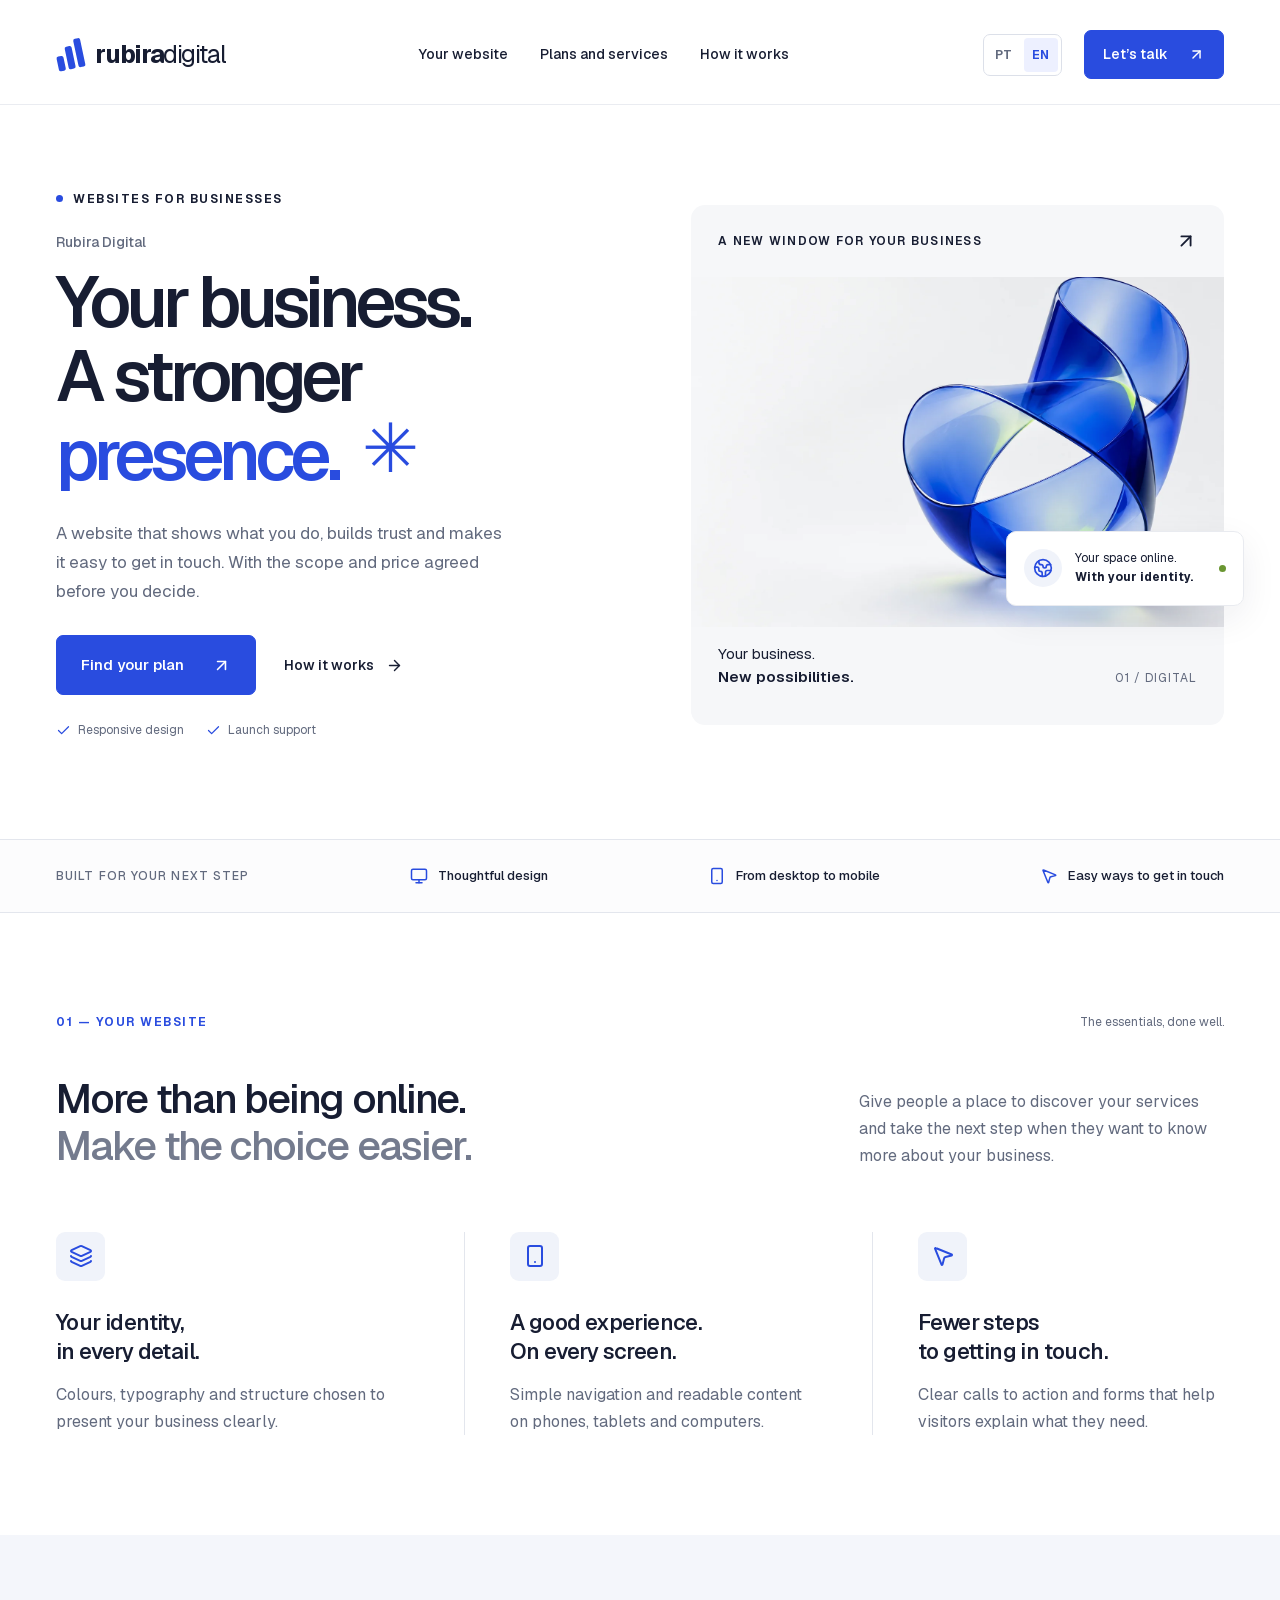
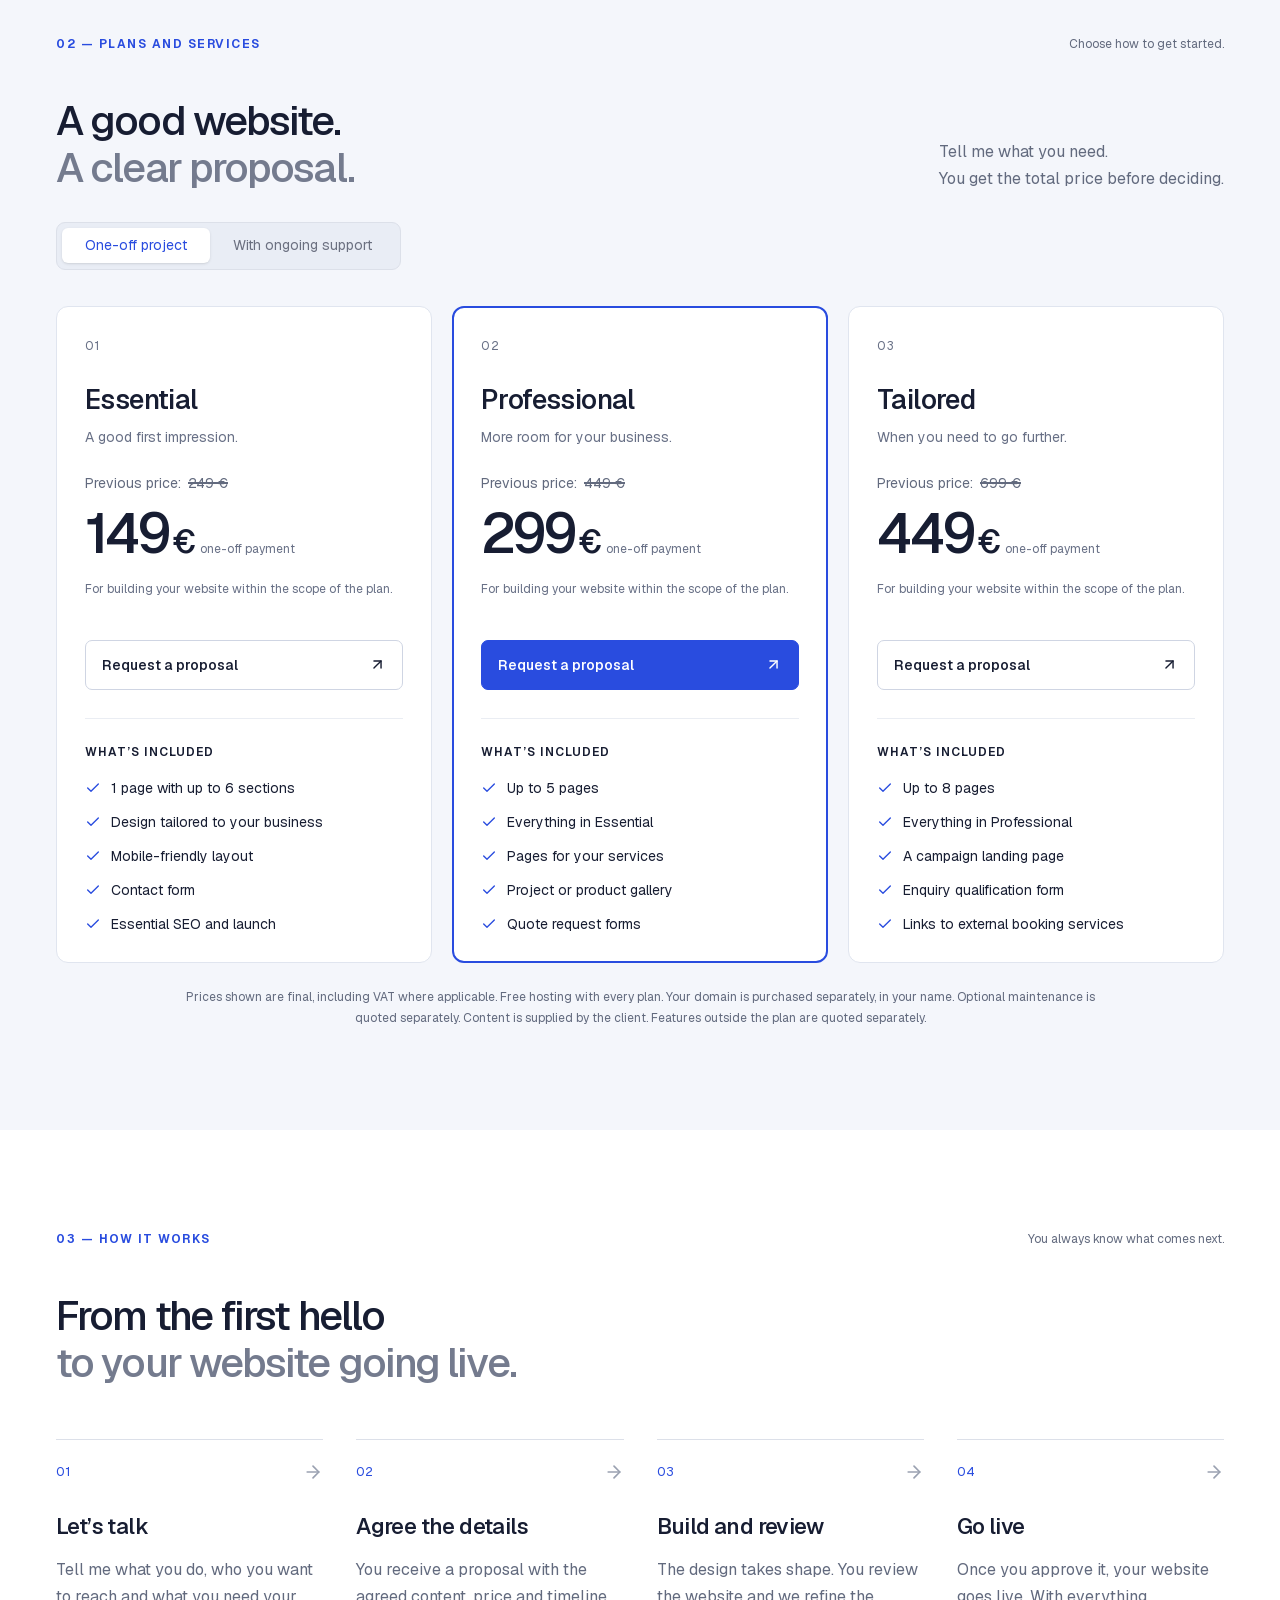
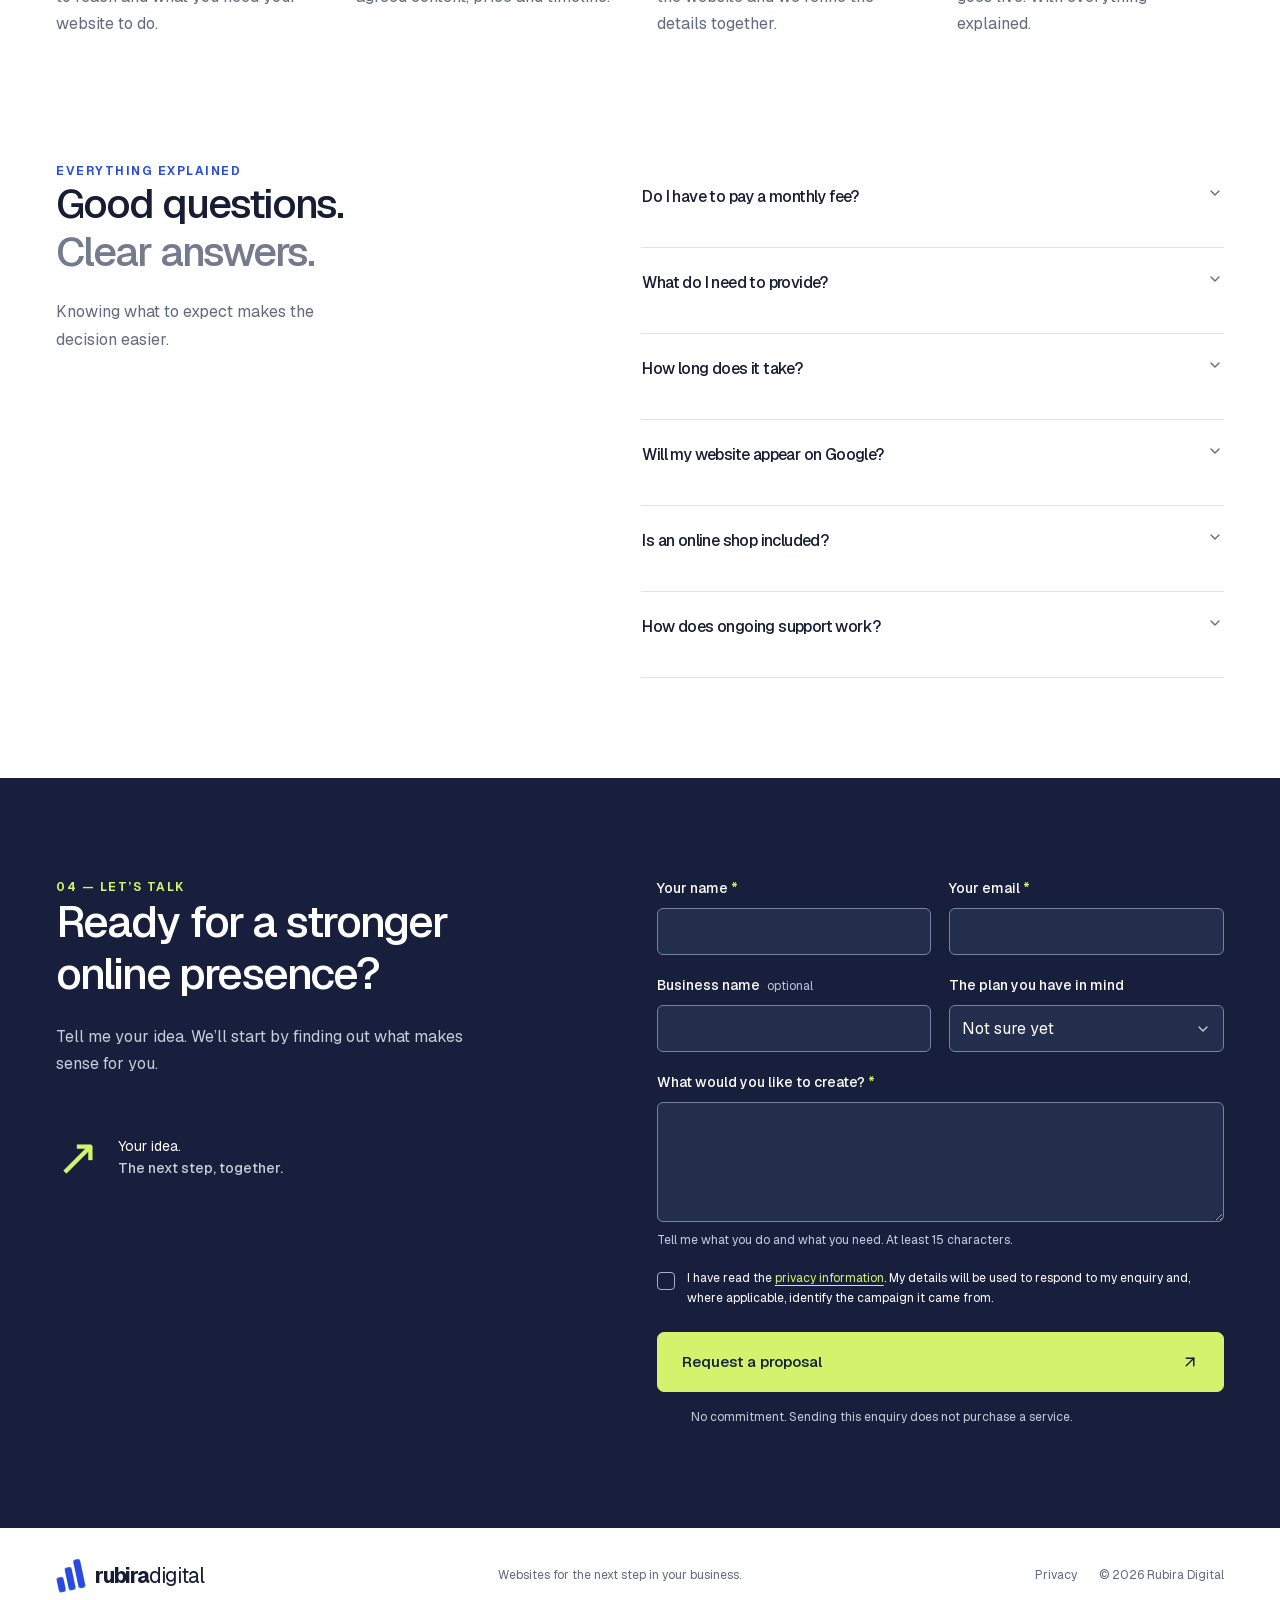
<file: index.html>
<!DOCTYPE html><html lang="pt-PT"><head><meta charSet="utf-8"/><meta name="viewport" content="width=device-width, initial-scale=1"/><link rel="stylesheet" href="/_next/static/css/document.ClbbW5en.css" data-rsc-css-href="/_next/static/css/document.ClbbW5en.css" data-precedence="vite-rsc/importer-resources"/><link rel="modulepreload" fetchPriority="low" href="/_next/static/chunks/index-CjxMIjbk.js"/><script src="/_next/static/chunks/rolldown-runtime-hePW80VL.js" type="module" async=""></script><script src="/_next/static/chunks/framework-DTZGTDtF.js" type="module" async=""></script><script src="/_next/static/chunks/vinext-CIROFUfx.js" type="module" async=""></script><link rel="modulepreload" href="/_next/static/chunks/layout-segment-context-DrNy4ASI.js" crossorigin=""/><link rel="modulepreload" href="/_next/static/chunks/language-control-CVqU1-Yv.js" crossorigin=""/><link rel="modulepreload" href="/_next/static/chunks/home-G2shVjpA.js" crossorigin=""/><title>Rubira Digital — Websites para negócios</title><meta name="description" content="Criação de websites para negócios. Conhece os serviços da Rubira Digital e pede uma proposta para o teu projeto."/><meta name="robots" content="index, follow"/><meta property="og:title" content="Rubira Digital — Websites para negócios"/><meta property="og:description" content="Criação de websites para negócios. Conhece os serviços da Rubira Digital e pede uma proposta para o teu projeto."/><meta property="og:url" content="https://rubiradigital.pt/"/><meta property="og:site_name" content="Rubira Digital"/><meta property="og:type" content="website"/><meta property="og:locale" content="pt_PT"/><meta name="twitter:card" content="summary"/><meta name="twitter:title" content="Rubira Digital — Websites para negócios"/><meta name="twitter:description" content="Criação de websites para negócios. Conhece os serviços da Rubira Digital e pede uma proposta para o teu projeto."/><link rel="shortcut icon" href="/favicon.ico"/><link rel="icon" href="/favicon.svg" type="image/svg+xml"/><link rel="icon" href="/favicon-32.png" type="image/png" sizes="32x32"/><link rel="apple-touch-icon" href="/apple-touch-icon.png" type="image/png" sizes="180x180"/><link rel="canonical" href="https://rubiradigital.pt/"/><link rel="alternate" hrefLang="pt-PT" href="https://rubiradigital.pt/"/><link rel="alternate" hrefLang="en" href="https://rubiradigital.pt/en/"/><link rel="alternate" hrefLang="x-default" href="https://rubiradigital.pt/"/><script>Object.assign(((self[Symbol.for("vinext.navigationRuntime")]??={bootstrap:{routeManifest:null},functions:{}}).bootstrap.rsc??={rsc:[]}),{params:{},nav:{"pathname":"/","searchParams":[]},searchParamsFromBrowser:true})</script><link rel="modulepreload" href="/_next/static/chunks/index-CjxMIjbk.js" />
<link rel="preload" href="/_next/static/_vinext_fonts/geist-8ac0455e797f/geist-98bbbccb.woff2" as="font" type="font/woff2" crossorigin />
<link rel="preload" href="/_next/static/_vinext_fonts/geist-mono-00e989178794/geist-mono-013b2f2f.woff2" as="font" type="font/woff2" crossorigin />
<style data-vinext-fonts>/* cyrillic-ext */
@font-face {
  font-family: 'Geist';
  font-style: normal;
  font-weight: 100 900;
  font-display: swap;
  src: url(/_next/static/_vinext_fonts/geist-8ac0455e797f/geist-ff2310f5.woff2) format('woff2');
  unicode-range: U+0460-052F, U+1C80-1C8A, U+20B4, U+2DE0-2DFF, U+A640-A69F, U+FE2E-FE2F;
}
/* cyrillic */
@font-face {
  font-family: 'Geist';
  font-style: normal;
  font-weight: 100 900;
  font-display: swap;
  src: url(/_next/static/_vinext_fonts/geist-8ac0455e797f/geist-875ccdd4.woff2) format('woff2');
  unicode-range: U+0301, U+0400-045F, U+0490-0491, U+04B0-04B1, U+2116;
}
/* vietnamese */
@font-face {
  font-family: 'Geist';
  font-style: normal;
  font-weight: 100 900;
  font-display: swap;
  src: url(/_next/static/_vinext_fonts/geist-8ac0455e797f/geist-52306abf.woff2) format('woff2');
  unicode-range: U+0102-0103, U+0110-0111, U+0128-0129, U+0168-0169, U+01A0-01A1, U+01AF-01B0, U+0300-0301, U+0303-0304, U+0308-0309, U+0323, U+0329, U+1EA0-1EF9, U+20AB;
}
/* latin-ext */
@font-face {
  font-family: 'Geist';
  font-style: normal;
  font-weight: 100 900;
  font-display: swap;
  src: url(/_next/static/_vinext_fonts/geist-8ac0455e797f/geist-001175b1.woff2) format('woff2');
  unicode-range: U+0100-02BA, U+02BD-02C5, U+02C7-02CC, U+02CE-02D7, U+02DD-02FF, U+0304, U+0308, U+0329, U+1D00-1DBF, U+1E00-1E9F, U+1EF2-1EFF, U+2020, U+20A0-20AB, U+20AD-20C0, U+2113, U+2C60-2C7F, U+A720-A7FF;
}
/* latin */
@font-face {
  font-family: 'Geist';
  font-style: normal;
  font-weight: 100 900;
  font-display: swap;
  src: url(/_next/static/_vinext_fonts/geist-8ac0455e797f/geist-98bbbccb.woff2) format('woff2');
  unicode-range: U+0000-00FF, U+0131, U+0152-0153, U+02BB-02BC, U+02C6, U+02DA, U+02DC, U+0304, U+0308, U+0329, U+2000-206F, U+20AC, U+2122, U+2191, U+2193, U+2212, U+2215, U+FEFF, U+FFFD;
}

@font-face {
  font-family: 'Geist Fallback';
  src: local("Arial");
  ascent-override: 95.94%;
  descent-override: 28.16%;
  line-gap-override: 0.00%;
  size-adjust: 104.76%;
}

.__font_geist_19ysh9d { font-family: 'Geist', 'Geist Fallback'; font-style: normal; }

.__variable_geist_19ysh9d { --font-geist-sans: 'Geist', 'Geist Fallback'; }

/* cyrillic-ext */
@font-face {
  font-family: 'Geist Mono';
  font-style: normal;
  font-weight: 100 900;
  font-display: swap;
  src: url(/_next/static/_vinext_fonts/geist-mono-00e989178794/geist-mono-f6b33328.woff2) format('woff2');
  unicode-range: U+0460-052F, U+1C80-1C8A, U+20B4, U+2DE0-2DFF, U+A640-A69F, U+FE2E-FE2F;
}
/* cyrillic */
@font-face {
  font-family: 'Geist Mono';
  font-style: normal;
  font-weight: 100 900;
  font-display: swap;
  src: url(/_next/static/_vinext_fonts/geist-mono-00e989178794/geist-mono-44e03052.woff2) format('woff2');
  unicode-range: U+0301, U+0400-045F, U+0490-0491, U+04B0-04B1, U+2116;
}
/* symbols2 */
@font-face {
  font-family: 'Geist Mono';
  font-style: normal;
  font-weight: 100 900;
  font-display: swap;
  src: url(/_next/static/_vinext_fonts/geist-mono-00e989178794/geist-mono-0638449e.woff2) format('woff2');
  unicode-range: U+2000-2001, U+2004-2008, U+200A, U+23B8-23BD, U+2500-259F;
}
/* vietnamese */
@font-face {
  font-family: 'Geist Mono';
  font-style: normal;
  font-weight: 100 900;
  font-display: swap;
  src: url(/_next/static/_vinext_fonts/geist-mono-00e989178794/geist-mono-971fb274.woff2) format('woff2');
  unicode-range: U+0102-0103, U+0110-0111, U+0128-0129, U+0168-0169, U+01A0-01A1, U+01AF-01B0, U+0300-0301, U+0303-0304, U+0308-0309, U+0323, U+0329, U+1EA0-1EF9, U+20AB;
}
/* latin-ext */
@font-face {
  font-family: 'Geist Mono';
  font-style: normal;
  font-weight: 100 900;
  font-display: swap;
  src: url(/_next/static/_vinext_fonts/geist-mono-00e989178794/geist-mono-44745446.woff2) format('woff2');
  unicode-range: U+0100-02BA, U+02BD-02C5, U+02C7-02CC, U+02CE-02D7, U+02DD-02FF, U+0304, U+0308, U+0329, U+1D00-1DBF, U+1E00-1E9F, U+1EF2-1EFF, U+2020, U+20A0-20AB, U+20AD-20C0, U+2113, U+2C60-2C7F, U+A720-A7FF;
}
/* latin */
@font-face {
  font-family: 'Geist Mono';
  font-style: normal;
  font-weight: 100 900;
  font-display: swap;
  src: url(/_next/static/_vinext_fonts/geist-mono-00e989178794/geist-mono-013b2f2f.woff2) format('woff2');
  unicode-range: U+0000-00FF, U+0131, U+0152-0153, U+02BB-02BC, U+02C6, U+02DA, U+02DC, U+0304, U+0308, U+0329, U+2000-206F, U+20AC, U+2122, U+2191, U+2193, U+2212, U+2215, U+FEFF, U+FFFD;
}

@font-face {
  font-family: 'Geist Mono Fallback';
  src: local("Arial");
  ascent-override: 74.67%;
  descent-override: 21.92%;
  line-gap-override: 0.00%;
  size-adjust: 134.59%;
}

.__font_geist_mono_1001rt9 { font-family: 'Geist Mono', 'Geist Mono Fallback'; font-style: normal; }

.__variable_geist_mono_1001rt9 { --font-geist-mono: 'Geist Mono', 'Geist Mono Fallback'; }
</style>
</head><body class="__variable_geist_19ysh9d __variable_geist_mono_1001rt9 antialiased"><script type="application/ld+json">{"@context":"https://schema.org","@type":"Organization","name":"Rubira Digital","url":"https://rubiradigital.pt/","description":"Criação de websites para negócios."}</script><a class="skip-link" href="#conteudo">Saltar para o conteúdo</a><header class="header"><a class="brand" href="#inicio" aria-label="Rubira Digital — início"><span class="brand-mark" aria-hidden="true"><span></span><span></span><span></span></span><span>rubira<span class="brand-light">digital</span></span></a><nav aria-label="Navegação principal" class="nav"><a href="#vantagens">O teu website</a><a href="#planos">Planos e serviços</a><a href="#processo">Como funciona</a></nav><div class="header-actions"><nav class="language-switch" aria-label="Idioma"><a href="/" hrefLang="pt-PT" lang="pt-PT" aria-label="Português" aria-current="page">PT</a><a href="/en/" hrefLang="en" lang="en" aria-label="English">EN</a></nav><a class="button button-small nav-cta" href="#contacto">Vamos conversar<!-- --> <svg xmlns="http://www.w3.org/2000/svg" width="17" height="17" viewBox="0 0 24 24" fill="none" stroke="currentColor" stroke-width="2" stroke-linecap="round" stroke-linejoin="round" class="lucide lucide-arrow-up-right" aria-hidden="true"><path d="M7 7h10v10"></path><path d="M7 17 17 7"></path></svg></a><button class="menu-toggle" aria-label="Abrir navegação" aria-expanded="false">Menu<!-- --> <svg xmlns="http://www.w3.org/2000/svg" width="20" height="20" viewBox="0 0 24 24" fill="none" stroke="currentColor" stroke-width="2" stroke-linecap="round" stroke-linejoin="round" class="lucide lucide-plus" aria-hidden="true"><path d="M5 12h14"></path><path d="M12 5v14"></path></svg></button></div></header><main id="conteudo"><section class="hero shell" id="inicio"><div class="hero-copy"><div class="eyebrow"><span class="status-dot"></span> <!-- -->WEBSITES PARA NEGÓCIOS</div><h1>Rubira Digital</h1><p class="hero-headline">O teu negócio.<br/>Com outra<br/><span>presença.</span><span class="headline-star" aria-hidden="true">✳</span></p><p class="hero-description">Um website que mostra o que fazes, transmite confiança e facilita o próximo contacto. Com âmbito e preço definidos antes de decidires.</p><div class="hero-actions"><a class="button" href="#planos">Encontra o teu plano<!-- --> <svg xmlns="http://www.w3.org/2000/svg" width="19" height="19" viewBox="0 0 24 24" fill="none" stroke="currentColor" stroke-width="2" stroke-linecap="round" stroke-linejoin="round" class="lucide lucide-arrow-up-right" aria-hidden="true"><path d="M7 7h10v10"></path><path d="M7 17 17 7"></path></svg></a><a class="text-link" href="#processo">Como funciona<!-- --> <svg xmlns="http://www.w3.org/2000/svg" width="17" height="17" viewBox="0 0 24 24" fill="none" stroke="currentColor" stroke-width="2" stroke-linecap="round" stroke-linejoin="round" class="lucide lucide-arrow-right" aria-hidden="true"><path d="M5 12h14"></path><path d="m12 5 7 7-7 7"></path></svg></a></div><div class="hero-notes"><span><svg xmlns="http://www.w3.org/2000/svg" width="15" height="15" viewBox="0 0 24 24" fill="none" stroke="currentColor" stroke-width="2" stroke-linecap="round" stroke-linejoin="round" class="lucide lucide-check" aria-hidden="true"><path d="M20 6 9 17l-5-5"></path></svg>Design responsivo</span><span><svg xmlns="http://www.w3.org/2000/svg" width="15" height="15" viewBox="0 0 24 24" fill="none" stroke="currentColor" stroke-width="2" stroke-linecap="round" stroke-linejoin="round" class="lucide lucide-check" aria-hidden="true"><path d="M20 6 9 17l-5-5"></path></svg>Apoio na publicação</span></div></div><div class="hero-visual"><div class="visual-top"><span>UMA NOVA JANELA PARA O TEU NEGÓCIO</span><svg xmlns="http://www.w3.org/2000/svg" width="22" height="22" viewBox="0 0 24 24" fill="none" stroke="currentColor" stroke-width="2" stroke-linecap="round" stroke-linejoin="round" class="lucide lucide-arrow-up-right" aria-hidden="true"><path d="M7 7h10v10"></path><path d="M7 17 17 7"></path></svg></div><div class="abstract-space"><img src="/images/cobalt-loop.webp" alt="" width="1448" height="1086" loading="lazy" fetchPriority="high" decoding="async" data-nimg="1"/></div><div class="visual-caption"><span>O teu negócio.<br/><strong>Grandes possibilidades.</strong></span><span class="visual-index">01 / DIGITAL</span></div><div class="floating-note"><span class="note-icon"><svg xmlns="http://www.w3.org/2000/svg" width="20" height="20" viewBox="0 0 24 24" fill="none" stroke="currentColor" stroke-width="2" stroke-linecap="round" stroke-linejoin="round" class="lucide lucide-earth" aria-hidden="true"><path d="M21.54 15H17a2 2 0 0 0-2 2v4.54"></path><path d="M7 3.34V5a3 3 0 0 0 3 3a2 2 0 0 1 2 2c0 1.1.9 2 2 2a2 2 0 0 0 2-2c0-1.1.9-2 2-2h3.17"></path><path d="M11 21.95V18a2 2 0 0 0-2-2a2 2 0 0 1-2-2v-1a2 2 0 0 0-2-2H2.05"></path><circle cx="12" cy="12" r="10"></circle></svg></span><span>O teu espaço online.<br/><strong>Com a tua identidade.</strong></span><span class="note-dot"></span></div></div></section><div class="benefits-strip"><div class="shell"><span>FEITO PARA O TEU PRÓXIMO PASSO</span><span><svg xmlns="http://www.w3.org/2000/svg" width="18" height="18" viewBox="0 0 24 24" fill="none" stroke="currentColor" stroke-width="2" stroke-linecap="round" stroke-linejoin="round" class="lucide lucide-monitor" aria-hidden="true"><rect width="20" height="14" x="2" y="3" rx="2"></rect><line x1="8" x2="16" y1="21" y2="21"></line><line x1="12" x2="12" y1="17" y2="21"></line></svg>Design com intenção</span><span><svg xmlns="http://www.w3.org/2000/svg" width="18" height="18" viewBox="0 0 24 24" fill="none" stroke="currentColor" stroke-width="2" stroke-linecap="round" stroke-linejoin="round" class="lucide lucide-smartphone" aria-hidden="true"><rect width="14" height="20" x="5" y="2" rx="2" ry="2"></rect><path d="M12 18h.01"></path></svg>Do computador ao telemóvel</span><span><svg xmlns="http://www.w3.org/2000/svg" width="18" height="18" viewBox="0 0 24 24" fill="none" stroke="currentColor" stroke-width="2" stroke-linecap="round" stroke-linejoin="round" class="lucide lucide-mouse-pointer2 lucide-mouse-pointer-2" aria-hidden="true"><path d="M4.037 4.688a.495.495 0 0 1 .651-.651l16 6.5a.5.5 0 0 1-.063.947l-6.124 1.58a2 2 0 0 0-1.438 1.435l-1.579 6.126a.5.5 0 0 1-.947.063z"></path></svg>Contactos sem complicações</span></div></div><section id="vantagens" class="section shell"><div class="section-top"><p class="eyebrow">01 — O TEU WEBSITE</p><span class="section-side">O essencial, bem feito.</span></div><div class="intro-row"><h2>Mais do que estar online.<br/><span>Ser fácil de escolher.</span></h2><p>Quando alguém quer saber mais sobre o teu negócio, dá-lhe um lugar onde encontrar os teus serviços e dar o próximo passo.</p></div><div class="features"><article><span class="feature-icon"><svg xmlns="http://www.w3.org/2000/svg" width="24" height="24" viewBox="0 0 24 24" fill="none" stroke="currentColor" stroke-width="2" stroke-linecap="round" stroke-linejoin="round" class="lucide lucide-layers" aria-hidden="true"><path d="M12.83 2.18a2 2 0 0 0-1.66 0L2.6 6.08a1 1 0 0 0 0 1.83l8.58 3.91a2 2 0 0 0 1.66 0l8.58-3.9a1 1 0 0 0 0-1.83z"></path><path d="M2 12a1 1 0 0 0 .58.91l8.6 3.91a2 2 0 0 0 1.65 0l8.58-3.9A1 1 0 0 0 22 12"></path><path d="M2 17a1 1 0 0 0 .58.91l8.6 3.91a2 2 0 0 0 1.65 0l8.58-3.9A1 1 0 0 0 22 17"></path></svg></span><h3>A tua identidade,<br/>em cada detalhe.</h3><p>Cores, tipografia e estrutura pensadas para apresentar o teu negócio com clareza.</p></article><article><span class="feature-icon"><svg xmlns="http://www.w3.org/2000/svg" width="24" height="24" viewBox="0 0 24 24" fill="none" stroke="currentColor" stroke-width="2" stroke-linecap="round" stroke-linejoin="round" class="lucide lucide-smartphone" aria-hidden="true"><rect width="14" height="20" x="5" y="2" rx="2" ry="2"></rect><path d="M12 18h.01"></path></svg></span><h3>Uma boa experiência.<br/>Em qualquer ecrã.</h3><p>Uma navegação simples e conteúdo legível no telemóvel, tablet e computador.</p></article><article><span class="feature-icon"><svg xmlns="http://www.w3.org/2000/svg" width="24" height="24" viewBox="0 0 24 24" fill="none" stroke="currentColor" stroke-width="2" stroke-linecap="round" stroke-linejoin="round" class="lucide lucide-mouse-pointer2 lucide-mouse-pointer-2" aria-hidden="true"><path d="M4.037 4.688a.495.495 0 0 1 .651-.651l16 6.5a.5.5 0 0 1-.063.947l-6.124 1.58a2 2 0 0 0-1.438 1.435l-1.579 6.126a.5.5 0 0 1-.947.063z"></path></svg></span><h3>Menos passos até<br/>ao primeiro contacto.</h3><p>Chamadas à ação e formulários que ajudam quem visita a explicar o que precisa.</p></article></div></section><section id="planos" class="section pricing-section"><div class="shell"><div class="section-top"><p class="eyebrow">02 — PLANOS E SERVIÇOS</p><span class="section-side">Escolhe como queres começar.</span></div><div class="pricing-head"><h2>Um bom website.<br/><span>Uma proposta clara.</span></h2><p>Conta-me o que precisas.<br/>Recebes o preço total antes de decidir.</p></div><div data-orientation="horizontal" data-activation-direction="none" data-slot="tabs" class="group/tabs flex gap-2 data-horizontal:flex-col"><div data-orientation="horizontal" data-activation-direction="none" role="tablist" data-slot="tabs-list" data-variant="default" aria-label="Modalidade de pagamento" class="group/tabs-list inline-flex w-fit items-center justify-center rounded-lg p-[3px] text-muted-foreground group-data-horizontal/tabs:h-8 group-data-vertical/tabs:h-fit group-data-vertical/tabs:flex-col data-[variant=line]:rounded-none bg-muted pricing-tabs"><button type="button" data-active="" data-orientation="horizontal" data-activation-direction="none" aria-disabled="false" tabindex="-1" role="tab" aria-selected="true" id="base-ui-_R_nhni_" data-composite-item-active="" data-slot="tabs-trigger" class="relative inline-flex h-[calc(100%-1px)] flex-1 items-center justify-center gap-1.5 rounded-md border border-transparent px-1.5 py-0.5 text-sm font-medium whitespace-nowrap text-foreground/60 transition-all group-data-vertical/tabs:w-full group-data-vertical/tabs:justify-start hover:text-foreground focus-visible:border-ring focus-visible:ring-[3px] focus-visible:ring-ring/50 focus-visible:outline-1 focus-visible:outline-ring disabled:pointer-events-none disabled:opacity-50 has-data-[icon=inline-end]:pr-1 has-data-[icon=inline-start]:pl-1 aria-disabled:pointer-events-none aria-disabled:opacity-50 dark:text-muted-foreground dark:hover:text-foreground group-data-[variant=default]/tabs-list:data-active:shadow-sm group-data-[variant=line]/tabs-list:data-active:shadow-none [&amp;_svg]:pointer-events-none [&amp;_svg]:shrink-0 [&amp;_svg:not([class*=&#x27;size-&#x27;])]:size-4 group-data-[variant=line]/tabs-list:bg-transparent group-data-[variant=line]/tabs-list:data-active:bg-transparent dark:group-data-[variant=line]/tabs-list:data-active:border-transparent dark:group-data-[variant=line]/tabs-list:data-active:bg-transparent data-active:bg-background data-active:text-foreground dark:data-active:border-input dark:data-active:bg-input/30 dark:data-active:text-foreground after:absolute after:bg-foreground after:opacity-0 after:transition-opacity group-data-horizontal/tabs:after:inset-x-0 group-data-horizontal/tabs:after:bottom-[-5px] group-data-horizontal/tabs:after:h-0.5 group-data-vertical/tabs:after:inset-y-0 group-data-vertical/tabs:after:-right-1 group-data-vertical/tabs:after:w-0.5 group-data-[variant=line]/tabs-list:data-active:after:opacity-100">Projeto único</button><button type="button" data-orientation="horizontal" data-activation-direction="none" aria-disabled="false" tabindex="-1" role="tab" aria-selected="false" id="base-ui-_R_17hni_" data-slot="tabs-trigger" class="relative inline-flex h-[calc(100%-1px)] flex-1 items-center justify-center gap-1.5 rounded-md border border-transparent px-1.5 py-0.5 text-sm font-medium whitespace-nowrap text-foreground/60 transition-all group-data-vertical/tabs:w-full group-data-vertical/tabs:justify-start hover:text-foreground focus-visible:border-ring focus-visible:ring-[3px] focus-visible:ring-ring/50 focus-visible:outline-1 focus-visible:outline-ring disabled:pointer-events-none disabled:opacity-50 has-data-[icon=inline-end]:pr-1 has-data-[icon=inline-start]:pl-1 aria-disabled:pointer-events-none aria-disabled:opacity-50 dark:text-muted-foreground dark:hover:text-foreground group-data-[variant=default]/tabs-list:data-active:shadow-sm group-data-[variant=line]/tabs-list:data-active:shadow-none [&amp;_svg]:pointer-events-none [&amp;_svg]:shrink-0 [&amp;_svg:not([class*=&#x27;size-&#x27;])]:size-4 group-data-[variant=line]/tabs-list:bg-transparent group-data-[variant=line]/tabs-list:data-active:bg-transparent dark:group-data-[variant=line]/tabs-list:data-active:border-transparent dark:group-data-[variant=line]/tabs-list:data-active:bg-transparent data-active:bg-background data-active:text-foreground dark:data-active:border-input dark:data-active:bg-input/30 dark:data-active:text-foreground after:absolute after:bg-foreground after:opacity-0 after:transition-opacity group-data-horizontal/tabs:after:inset-x-0 group-data-horizontal/tabs:after:bottom-[-5px] group-data-horizontal/tabs:after:h-0.5 group-data-vertical/tabs:after:inset-y-0 group-data-vertical/tabs:after:-right-1 group-data-vertical/tabs:after:w-0.5 group-data-[variant=line]/tabs-list:data-active:after:opacity-100">Com acompanhamento</button></div><div data-orientation="horizontal" data-activation-direction="none" id="base-ui-_R_rhni_" role="tabpanel" tabindex="0" data-index="-1" data-slot="tabs-content" class="flex-1 text-sm outline-none"><div class="price-grid"><article class="price-card "><div class="plan-label"><span>0<!-- -->1</span></div><h3>Essencial</h3><p class="plan-intro">Uma boa primeira impressão.</p><p class="previous-price">Preço anterior:<!-- --> <s>249<!-- --> €</s></p><div class="price"><strong>149<span>€</span></strong><span>pagamento único</span></div><p class="price-detail">Pela criação do website dentro do âmbito do plano.</p><a href="#contacto" class="button button-outline">Pedir proposta<!-- --> <svg xmlns="http://www.w3.org/2000/svg" width="17" height="17" viewBox="0 0 24 24" fill="none" stroke="currentColor" stroke-width="2" stroke-linecap="round" stroke-linejoin="round" class="lucide lucide-arrow-up-right" aria-hidden="true"><path d="M7 7h10v10"></path><path d="M7 17 17 7"></path></svg></a><div class="plan-includes">O QUE ESTÁ INCLUÍDO</div><ul><li><svg xmlns="http://www.w3.org/2000/svg" width="16" height="16" viewBox="0 0 24 24" fill="none" stroke="currentColor" stroke-width="2" stroke-linecap="round" stroke-linejoin="round" class="lucide lucide-check" aria-hidden="true"><path d="M20 6 9 17l-5-5"></path></svg>1 página com até 6 secções</li><li><svg xmlns="http://www.w3.org/2000/svg" width="16" height="16" viewBox="0 0 24 24" fill="none" stroke="currentColor" stroke-width="2" stroke-linecap="round" stroke-linejoin="round" class="lucide lucide-check" aria-hidden="true"><path d="M20 6 9 17l-5-5"></path></svg>Design adaptado ao teu negócio</li><li><svg xmlns="http://www.w3.org/2000/svg" width="16" height="16" viewBox="0 0 24 24" fill="none" stroke="currentColor" stroke-width="2" stroke-linecap="round" stroke-linejoin="round" class="lucide lucide-check" aria-hidden="true"><path d="M20 6 9 17l-5-5"></path></svg>Versão para telemóvel</li><li><svg xmlns="http://www.w3.org/2000/svg" width="16" height="16" viewBox="0 0 24 24" fill="none" stroke="currentColor" stroke-width="2" stroke-linecap="round" stroke-linejoin="round" class="lucide lucide-check" aria-hidden="true"><path d="M20 6 9 17l-5-5"></path></svg>Formulário de contacto</li><li><svg xmlns="http://www.w3.org/2000/svg" width="16" height="16" viewBox="0 0 24 24" fill="none" stroke="currentColor" stroke-width="2" stroke-linecap="round" stroke-linejoin="round" class="lucide lucide-check" aria-hidden="true"><path d="M20 6 9 17l-5-5"></path></svg>SEO essencial e publicação</li></ul></article><article class="price-card featured"><div class="plan-label"><span>0<!-- -->2</span></div><h3>Profissional</h3><p class="plan-intro">Mais espaço para o teu negócio.</p><p class="previous-price">Preço anterior:<!-- --> <s>449<!-- --> €</s></p><div class="price"><strong>299<span>€</span></strong><span>pagamento único</span></div><p class="price-detail">Pela criação do website dentro do âmbito do plano.</p><a href="#contacto" class="button ">Pedir proposta<!-- --> <svg xmlns="http://www.w3.org/2000/svg" width="17" height="17" viewBox="0 0 24 24" fill="none" stroke="currentColor" stroke-width="2" stroke-linecap="round" stroke-linejoin="round" class="lucide lucide-arrow-up-right" aria-hidden="true"><path d="M7 7h10v10"></path><path d="M7 17 17 7"></path></svg></a><div class="plan-includes">O QUE ESTÁ INCLUÍDO</div><ul><li><svg xmlns="http://www.w3.org/2000/svg" width="16" height="16" viewBox="0 0 24 24" fill="none" stroke="currentColor" stroke-width="2" stroke-linecap="round" stroke-linejoin="round" class="lucide lucide-check" aria-hidden="true"><path d="M20 6 9 17l-5-5"></path></svg>Até 5 páginas</li><li><svg xmlns="http://www.w3.org/2000/svg" width="16" height="16" viewBox="0 0 24 24" fill="none" stroke="currentColor" stroke-width="2" stroke-linecap="round" stroke-linejoin="round" class="lucide lucide-check" aria-hidden="true"><path d="M20 6 9 17l-5-5"></path></svg>Tudo o que inclui o Essencial</li><li><svg xmlns="http://www.w3.org/2000/svg" width="16" height="16" viewBox="0 0 24 24" fill="none" stroke="currentColor" stroke-width="2" stroke-linecap="round" stroke-linejoin="round" class="lucide lucide-check" aria-hidden="true"><path d="M20 6 9 17l-5-5"></path></svg>Páginas para os teus serviços</li><li><svg xmlns="http://www.w3.org/2000/svg" width="16" height="16" viewBox="0 0 24 24" fill="none" stroke="currentColor" stroke-width="2" stroke-linecap="round" stroke-linejoin="round" class="lucide lucide-check" aria-hidden="true"><path d="M20 6 9 17l-5-5"></path></svg>Galeria de projetos ou produtos</li><li><svg xmlns="http://www.w3.org/2000/svg" width="16" height="16" viewBox="0 0 24 24" fill="none" stroke="currentColor" stroke-width="2" stroke-linecap="round" stroke-linejoin="round" class="lucide lucide-check" aria-hidden="true"><path d="M20 6 9 17l-5-5"></path></svg>Pedidos de orçamento</li></ul></article><article class="price-card "><div class="plan-label"><span>0<!-- -->3</span></div><h3>À medida</h3><p class="plan-intro">Quando precisas de ir mais longe.</p><p class="previous-price">Preço anterior:<!-- --> <s>699<!-- --> €</s></p><div class="price"><strong>449<span>€</span></strong><span>pagamento único</span></div><p class="price-detail">Pela criação do website dentro do âmbito do plano.</p><a href="#contacto" class="button button-outline">Pedir proposta<!-- --> <svg xmlns="http://www.w3.org/2000/svg" width="17" height="17" viewBox="0 0 24 24" fill="none" stroke="currentColor" stroke-width="2" stroke-linecap="round" stroke-linejoin="round" class="lucide lucide-arrow-up-right" aria-hidden="true"><path d="M7 7h10v10"></path><path d="M7 17 17 7"></path></svg></a><div class="plan-includes">O QUE ESTÁ INCLUÍDO</div><ul><li><svg xmlns="http://www.w3.org/2000/svg" width="16" height="16" viewBox="0 0 24 24" fill="none" stroke="currentColor" stroke-width="2" stroke-linecap="round" stroke-linejoin="round" class="lucide lucide-check" aria-hidden="true"><path d="M20 6 9 17l-5-5"></path></svg>Até 8 páginas</li><li><svg xmlns="http://www.w3.org/2000/svg" width="16" height="16" viewBox="0 0 24 24" fill="none" stroke="currentColor" stroke-width="2" stroke-linecap="round" stroke-linejoin="round" class="lucide lucide-check" aria-hidden="true"><path d="M20 6 9 17l-5-5"></path></svg>Tudo o que inclui o Profissional</li><li><svg xmlns="http://www.w3.org/2000/svg" width="16" height="16" viewBox="0 0 24 24" fill="none" stroke="currentColor" stroke-width="2" stroke-linecap="round" stroke-linejoin="round" class="lucide lucide-check" aria-hidden="true"><path d="M20 6 9 17l-5-5"></path></svg>Uma página para campanhas</li><li><svg xmlns="http://www.w3.org/2000/svg" width="16" height="16" viewBox="0 0 24 24" fill="none" stroke="currentColor" stroke-width="2" stroke-linecap="round" stroke-linejoin="round" class="lucide lucide-check" aria-hidden="true"><path d="M20 6 9 17l-5-5"></path></svg>Formulário de qualificação</li><li><svg xmlns="http://www.w3.org/2000/svg" width="16" height="16" viewBox="0 0 24 24" fill="none" stroke="currentColor" stroke-width="2" stroke-linecap="round" stroke-linejoin="round" class="lucide lucide-check" aria-hidden="true"><path d="M20 6 9 17l-5-5"></path></svg>Ligação a marcações externas</li></ul></article></div><p class="pricing-note">Os valores apresentados são preços finais, com IVA incluído quando aplicável.<!-- --> <!-- -->Alojamento gratuito em todos os planos. Domínio contratado à parte, em teu nome. Manutenção opcional sob proposta.<!-- --> <!-- -->Conteúdos fornecidos pelo cliente. Funcionalidades fora do plano são orçamentadas à parte.</p></div></div></div></section><section id="processo" class="section shell"><div class="section-top"><p class="eyebrow">03 — COMO FUNCIONA</p><span class="section-side">Sempre sabes qual é o próximo passo.</span></div><h2>Do primeiro olá<br/><span>ao teu website online.</span></h2><div class="steps"><article><div class="step-number">0<!-- -->1<svg xmlns="http://www.w3.org/2000/svg" width="20" height="20" viewBox="0 0 24 24" fill="none" stroke="currentColor" stroke-width="2" stroke-linecap="round" stroke-linejoin="round" class="lucide lucide-arrow-right" aria-hidden="true"><path d="M5 12h14"></path><path d="m12 5 7 7-7 7"></path></svg></div><h3>Conversamos</h3><p>Conta-me o que fazes, quem queres alcançar e o que precisas que o site faça.</p></article><article><div class="step-number">0<!-- -->2<svg xmlns="http://www.w3.org/2000/svg" width="20" height="20" viewBox="0 0 24 24" fill="none" stroke="currentColor" stroke-width="2" stroke-linecap="round" stroke-linejoin="round" class="lucide lucide-arrow-right" aria-hidden="true"><path d="M5 12h14"></path><path d="m12 5 7 7-7 7"></path></svg></div><h3>Definimos</h3><p>Recebes uma proposta com o conteúdo, o preço e o prazo acordados.</p></article><article><div class="step-number">0<!-- -->3<svg xmlns="http://www.w3.org/2000/svg" width="20" height="20" viewBox="0 0 24 24" fill="none" stroke="currentColor" stroke-width="2" stroke-linecap="round" stroke-linejoin="round" class="lucide lucide-arrow-right" aria-hidden="true"><path d="M5 12h14"></path><path d="m12 5 7 7-7 7"></path></svg></div><h3>Construímos</h3><p>O design ganha forma. Revês o site e afinamos os detalhes contigo.</p></article><article><div class="step-number">0<!-- -->4<svg xmlns="http://www.w3.org/2000/svg" width="20" height="20" viewBox="0 0 24 24" fill="none" stroke="currentColor" stroke-width="2" stroke-linecap="round" stroke-linejoin="round" class="lucide lucide-arrow-right" aria-hidden="true"><path d="M5 12h14"></path><path d="m12 5 7 7-7 7"></path></svg></div><h3>Publicamos</h3><p>Depois da tua aprovação, o site fica online. Com tudo explicado.</p></article></div></section><section class="section shell faq-section" id="perguntas"><div><p class="eyebrow">SEM PONTAS SOLTAS</p><h2>Boas perguntas.<br/><span>Respostas claras.</span></h2><p class="faq-intro">Uma decisão mais simples começa por saber com o que contar.</p></div><div data-orientation="vertical" data-slot="accordion" class="flex w-full flex-col faq-list"><div data-orientation="vertical" data-hidden="" data-index="-1" data-closed="" data-slot="accordion-item" class="not-last:border-b"><h3 data-orientation="vertical" data-hidden="" data-index="-1" data-closed="" class="flex"><button type="button" data-value="" data-orientation="vertical" data-hidden="" data-index="-1" tabindex="0" aria-disabled="false" aria-expanded="false" id="base-ui-_R_6pniH2_" data-slot="accordion-trigger" class="focus-visible:ring-ring/50 focus-visible:border-ring focus-visible:after:border-ring **:data-[slot=accordion-trigger-icon]:text-muted-foreground rounded-lg py-2.5 text-left text-sm font-medium hover:underline focus-visible:ring-3 **:data-[slot=accordion-trigger-icon]:ml-auto **:data-[slot=accordion-trigger-icon]:size-4 group/accordion-trigger relative flex flex-1 items-start justify-between border border-transparent transition-all outline-none aria-disabled:pointer-events-none aria-disabled:opacity-50">Tenho mesmo de pagar uma mensalidade?<svg xmlns="http://www.w3.org/2000/svg" width="24" height="24" viewBox="0 0 24 24" fill="none" stroke="currentColor" stroke-width="2" stroke-linecap="round" stroke-linejoin="round" class="lucide lucide-chevron-down pointer-events-none shrink-0 group-aria-expanded/accordion-trigger:hidden" aria-hidden="true" data-slot="accordion-trigger-icon"><path d="m6 9 6 6 6-6"></path></svg><svg xmlns="http://www.w3.org/2000/svg" width="24" height="24" viewBox="0 0 24 24" fill="none" stroke="currentColor" stroke-width="2" stroke-linecap="round" stroke-linejoin="round" class="lucide lucide-chevron-up pointer-events-none hidden shrink-0 group-aria-expanded/accordion-trigger:inline" aria-hidden="true" data-slot="accordion-trigger-icon"><path d="m18 15-6-6-6 6"></path></svg></button></h3></div><div data-orientation="vertical" data-hidden="" data-index="-1" data-closed="" data-slot="accordion-item" class="not-last:border-b"><h3 data-orientation="vertical" data-hidden="" data-index="-1" data-closed="" class="flex"><button type="button" data-value="" data-orientation="vertical" data-hidden="" data-index="-1" tabindex="0" aria-disabled="false" aria-expanded="false" id="base-ui-_R_apniH2_" data-slot="accordion-trigger" class="focus-visible:ring-ring/50 focus-visible:border-ring focus-visible:after:border-ring **:data-[slot=accordion-trigger-icon]:text-muted-foreground rounded-lg py-2.5 text-left text-sm font-medium hover:underline focus-visible:ring-3 **:data-[slot=accordion-trigger-icon]:ml-auto **:data-[slot=accordion-trigger-icon]:size-4 group/accordion-trigger relative flex flex-1 items-start justify-between border border-transparent transition-all outline-none aria-disabled:pointer-events-none aria-disabled:opacity-50">O que preciso de fornecer?<svg xmlns="http://www.w3.org/2000/svg" width="24" height="24" viewBox="0 0 24 24" fill="none" stroke="currentColor" stroke-width="2" stroke-linecap="round" stroke-linejoin="round" class="lucide lucide-chevron-down pointer-events-none shrink-0 group-aria-expanded/accordion-trigger:hidden" aria-hidden="true" data-slot="accordion-trigger-icon"><path d="m6 9 6 6 6-6"></path></svg><svg xmlns="http://www.w3.org/2000/svg" width="24" height="24" viewBox="0 0 24 24" fill="none" stroke="currentColor" stroke-width="2" stroke-linecap="round" stroke-linejoin="round" class="lucide lucide-chevron-up pointer-events-none hidden shrink-0 group-aria-expanded/accordion-trigger:inline" aria-hidden="true" data-slot="accordion-trigger-icon"><path d="m18 15-6-6-6 6"></path></svg></button></h3></div><div data-orientation="vertical" data-hidden="" data-index="-1" data-closed="" data-slot="accordion-item" class="not-last:border-b"><h3 data-orientation="vertical" data-hidden="" data-index="-1" data-closed="" class="flex"><button type="button" data-value="" data-orientation="vertical" data-hidden="" data-index="-1" tabindex="0" aria-disabled="false" aria-expanded="false" id="base-ui-_R_epniH2_" data-slot="accordion-trigger" class="focus-visible:ring-ring/50 focus-visible:border-ring focus-visible:after:border-ring **:data-[slot=accordion-trigger-icon]:text-muted-foreground rounded-lg py-2.5 text-left text-sm font-medium hover:underline focus-visible:ring-3 **:data-[slot=accordion-trigger-icon]:ml-auto **:data-[slot=accordion-trigger-icon]:size-4 group/accordion-trigger relative flex flex-1 items-start justify-between border border-transparent transition-all outline-none aria-disabled:pointer-events-none aria-disabled:opacity-50">Quanto tempo demora?<svg xmlns="http://www.w3.org/2000/svg" width="24" height="24" viewBox="0 0 24 24" fill="none" stroke="currentColor" stroke-width="2" stroke-linecap="round" stroke-linejoin="round" class="lucide lucide-chevron-down pointer-events-none shrink-0 group-aria-expanded/accordion-trigger:hidden" aria-hidden="true" data-slot="accordion-trigger-icon"><path d="m6 9 6 6 6-6"></path></svg><svg xmlns="http://www.w3.org/2000/svg" width="24" height="24" viewBox="0 0 24 24" fill="none" stroke="currentColor" stroke-width="2" stroke-linecap="round" stroke-linejoin="round" class="lucide lucide-chevron-up pointer-events-none hidden shrink-0 group-aria-expanded/accordion-trigger:inline" aria-hidden="true" data-slot="accordion-trigger-icon"><path d="m18 15-6-6-6 6"></path></svg></button></h3></div><div data-orientation="vertical" data-hidden="" data-index="-1" data-closed="" data-slot="accordion-item" class="not-last:border-b"><h3 data-orientation="vertical" data-hidden="" data-index="-1" data-closed="" class="flex"><button type="button" data-value="" data-orientation="vertical" data-hidden="" data-index="-1" tabindex="0" aria-disabled="false" aria-expanded="false" id="base-ui-_R_ipniH2_" data-slot="accordion-trigger" class="focus-visible:ring-ring/50 focus-visible:border-ring focus-visible:after:border-ring **:data-[slot=accordion-trigger-icon]:text-muted-foreground rounded-lg py-2.5 text-left text-sm font-medium hover:underline focus-visible:ring-3 **:data-[slot=accordion-trigger-icon]:ml-auto **:data-[slot=accordion-trigger-icon]:size-4 group/accordion-trigger relative flex flex-1 items-start justify-between border border-transparent transition-all outline-none aria-disabled:pointer-events-none aria-disabled:opacity-50">O site vai aparecer no Google?<svg xmlns="http://www.w3.org/2000/svg" width="24" height="24" viewBox="0 0 24 24" fill="none" stroke="currentColor" stroke-width="2" stroke-linecap="round" stroke-linejoin="round" class="lucide lucide-chevron-down pointer-events-none shrink-0 group-aria-expanded/accordion-trigger:hidden" aria-hidden="true" data-slot="accordion-trigger-icon"><path d="m6 9 6 6 6-6"></path></svg><svg xmlns="http://www.w3.org/2000/svg" width="24" height="24" viewBox="0 0 24 24" fill="none" stroke="currentColor" stroke-width="2" stroke-linecap="round" stroke-linejoin="round" class="lucide lucide-chevron-up pointer-events-none hidden shrink-0 group-aria-expanded/accordion-trigger:inline" aria-hidden="true" data-slot="accordion-trigger-icon"><path d="m18 15-6-6-6 6"></path></svg></button></h3></div><div data-orientation="vertical" data-hidden="" data-index="-1" data-closed="" data-slot="accordion-item" class="not-last:border-b"><h3 data-orientation="vertical" data-hidden="" data-index="-1" data-closed="" class="flex"><button type="button" data-value="" data-orientation="vertical" data-hidden="" data-index="-1" tabindex="0" aria-disabled="false" aria-expanded="false" id="base-ui-_R_mpniH2_" data-slot="accordion-trigger" class="focus-visible:ring-ring/50 focus-visible:border-ring focus-visible:after:border-ring **:data-[slot=accordion-trigger-icon]:text-muted-foreground rounded-lg py-2.5 text-left text-sm font-medium hover:underline focus-visible:ring-3 **:data-[slot=accordion-trigger-icon]:ml-auto **:data-[slot=accordion-trigger-icon]:size-4 group/accordion-trigger relative flex flex-1 items-start justify-between border border-transparent transition-all outline-none aria-disabled:pointer-events-none aria-disabled:opacity-50">Uma loja online está incluída?<svg xmlns="http://www.w3.org/2000/svg" width="24" height="24" viewBox="0 0 24 24" fill="none" stroke="currentColor" stroke-width="2" stroke-linecap="round" stroke-linejoin="round" class="lucide lucide-chevron-down pointer-events-none shrink-0 group-aria-expanded/accordion-trigger:hidden" aria-hidden="true" data-slot="accordion-trigger-icon"><path d="m6 9 6 6 6-6"></path></svg><svg xmlns="http://www.w3.org/2000/svg" width="24" height="24" viewBox="0 0 24 24" fill="none" stroke="currentColor" stroke-width="2" stroke-linecap="round" stroke-linejoin="round" class="lucide lucide-chevron-up pointer-events-none hidden shrink-0 group-aria-expanded/accordion-trigger:inline" aria-hidden="true" data-slot="accordion-trigger-icon"><path d="m18 15-6-6-6 6"></path></svg></button></h3></div><div data-orientation="vertical" data-hidden="" data-index="-1" data-closed="" data-slot="accordion-item" class="not-last:border-b"><h3 data-orientation="vertical" data-hidden="" data-index="-1" data-closed="" class="flex"><button type="button" data-value="" data-orientation="vertical" data-hidden="" data-index="-1" tabindex="0" aria-disabled="false" aria-expanded="false" id="base-ui-_R_qpniH2_" data-slot="accordion-trigger" class="focus-visible:ring-ring/50 focus-visible:border-ring focus-visible:after:border-ring **:data-[slot=accordion-trigger-icon]:text-muted-foreground rounded-lg py-2.5 text-left text-sm font-medium hover:underline focus-visible:ring-3 **:data-[slot=accordion-trigger-icon]:ml-auto **:data-[slot=accordion-trigger-icon]:size-4 group/accordion-trigger relative flex flex-1 items-start justify-between border border-transparent transition-all outline-none aria-disabled:pointer-events-none aria-disabled:opacity-50">Como funciona o acompanhamento?<svg xmlns="http://www.w3.org/2000/svg" width="24" height="24" viewBox="0 0 24 24" fill="none" stroke="currentColor" stroke-width="2" stroke-linecap="round" stroke-linejoin="round" class="lucide lucide-chevron-down pointer-events-none shrink-0 group-aria-expanded/accordion-trigger:hidden" aria-hidden="true" data-slot="accordion-trigger-icon"><path d="m6 9 6 6 6-6"></path></svg><svg xmlns="http://www.w3.org/2000/svg" width="24" height="24" viewBox="0 0 24 24" fill="none" stroke="currentColor" stroke-width="2" stroke-linecap="round" stroke-linejoin="round" class="lucide lucide-chevron-up pointer-events-none hidden shrink-0 group-aria-expanded/accordion-trigger:inline" aria-hidden="true" data-slot="accordion-trigger-icon"><path d="m18 15-6-6-6 6"></path></svg></button></h3></div></div></section><section id="contacto" class="section contact-section"><div class="shell contact-grid"><div class="contact-copy"><p class="eyebrow">04 — VAMOS CONVERSAR</p><h2>Vamos dar uma nova<br/>presença ao teu negócio?</h2><p>Conta-me a tua ideia. Começamos por perceber o que faz sentido para ti.</p><div class="contact-detail"><span class="contact-symbol" aria-hidden="true">↗</span><span>Uma ideia tua.<br/><strong>O próximo passo, juntos.</strong></span></div></div><form class="contact-form" aria-label="Pedir uma proposta" noValidate=""><div class="form-row"><div class="form-field"><label for="contact-name">O teu nome<!-- --> <span>*</span></label><input id="contact-name" data-slot="input" autoComplete="name" minLength="2" maxLength="100" required="" class="h-8 w-full min-w-0 rounded-lg border border-input bg-transparent px-2.5 py-1 text-base transition-colors outline-none file:inline-flex file:h-6 file:border-0 file:bg-transparent file:text-sm file:font-medium file:text-foreground placeholder:text-muted-foreground focus-visible:border-ring focus-visible:ring-3 focus-visible:ring-ring/50 disabled:pointer-events-none disabled:cursor-not-allowed disabled:bg-input/50 disabled:opacity-50 aria-invalid:border-destructive aria-invalid:ring-3 aria-invalid:ring-destructive/20 md:text-sm dark:bg-input/30 dark:disabled:bg-input/80 dark:aria-invalid:border-destructive/50 dark:aria-invalid:ring-destructive/40" name="name"/></div><div class="form-field"><label for="contact-email">O teu email<!-- --> <span>*</span></label><input id="contact-email" type="email" data-slot="input" autoComplete="email" maxLength="254" required="" class="h-8 w-full min-w-0 rounded-lg border border-input bg-transparent px-2.5 py-1 text-base transition-colors outline-none file:inline-flex file:h-6 file:border-0 file:bg-transparent file:text-sm file:font-medium file:text-foreground placeholder:text-muted-foreground focus-visible:border-ring focus-visible:ring-3 focus-visible:ring-ring/50 disabled:pointer-events-none disabled:cursor-not-allowed disabled:bg-input/50 disabled:opacity-50 aria-invalid:border-destructive aria-invalid:ring-3 aria-invalid:ring-destructive/20 md:text-sm dark:bg-input/30 dark:disabled:bg-input/80 dark:aria-invalid:border-destructive/50 dark:aria-invalid:ring-destructive/40" name="email"/></div></div><div class="form-row"><div class="form-field"><label for="contact-business">Nome do negócio<!-- --> <span class="optional">opcional</span></label><input id="contact-business" data-slot="input" autoComplete="organization" maxLength="120" class="h-8 w-full min-w-0 rounded-lg border border-input bg-transparent px-2.5 py-1 text-base transition-colors outline-none file:inline-flex file:h-6 file:border-0 file:bg-transparent file:text-sm file:font-medium file:text-foreground placeholder:text-muted-foreground focus-visible:border-ring focus-visible:ring-3 focus-visible:ring-ring/50 disabled:pointer-events-none disabled:cursor-not-allowed disabled:bg-input/50 disabled:opacity-50 aria-invalid:border-destructive aria-invalid:ring-3 aria-invalid:ring-destructive/20 md:text-sm dark:bg-input/30 dark:disabled:bg-input/80 dark:aria-invalid:border-destructive/50 dark:aria-invalid:ring-destructive/40" name="business"/></div><div class="form-field"><label id="plan-label" for="contact-plan">Plano que tens em mente</label><button type="button" tabindex="0" id="contact-plan" role="combobox" aria-expanded="false" aria-haspopup="listbox" aria-labelledby="plan-label" data-slot="select-trigger" data-size="default" class="flex w-fit items-center justify-between gap-1.5 rounded-lg border border-input bg-transparent py-2 pr-2 pl-2.5 text-sm whitespace-nowrap transition-colors outline-none select-none focus-visible:border-ring focus-visible:ring-3 focus-visible:ring-ring/50 disabled:cursor-not-allowed disabled:opacity-50 aria-invalid:border-destructive aria-invalid:ring-3 aria-invalid:ring-destructive/20 data-placeholder:text-muted-foreground data-[size=default]:h-8 data-[size=sm]:h-7 data-[size=sm]:rounded-[min(var(--radius-md),10px)] *:data-[slot=select-value]:line-clamp-1 *:data-[slot=select-value]:flex *:data-[slot=select-value]:items-center *:data-[slot=select-value]:gap-1.5 dark:bg-input/30 dark:hover:bg-input/50 dark:aria-invalid:border-destructive/50 dark:aria-invalid:ring-destructive/40 [&amp;_svg]:pointer-events-none [&amp;_svg]:shrink-0 [&amp;_svg:not([class*=&#x27;size-&#x27;])]:size-4"><span data-slot="select-value" class="flex flex-1 text-left">Ainda não sei</span><svg xmlns="http://www.w3.org/2000/svg" width="24" height="24" viewBox="0 0 24 24" fill="none" stroke="currentColor" stroke-width="2" stroke-linecap="round" stroke-linejoin="round" class="lucide lucide-chevron-down pointer-events-none size-4 text-muted-foreground" aria-hidden="true"><path d="m6 9 6 6 6-6"></path>▼</svg></button><input id="base-ui-_R_katni_-hidden-input" style="clip-path:inset(50%);overflow:hidden;white-space:nowrap;border:0;padding:0;width:1px;height:1px;margin:-1px;position:fixed;top:0;left:0" tabindex="-1" aria-hidden="true" value="Ainda não sei"/></div></div><div class="form-field"><label for="contact-message">O que gostavas de criar?<!-- --> <span>*</span></label><textarea data-slot="textarea" class="flex field-sizing-content min-h-16 w-full rounded-lg border border-input bg-transparent px-2.5 py-2 text-base transition-colors outline-none placeholder:text-muted-foreground focus-visible:border-ring focus-visible:ring-3 focus-visible:ring-ring/50 disabled:cursor-not-allowed disabled:bg-input/50 disabled:opacity-50 aria-invalid:border-destructive aria-invalid:ring-3 aria-invalid:ring-destructive/20 md:text-sm dark:bg-input/30 dark:disabled:bg-input/80 dark:aria-invalid:border-destructive/50 dark:aria-invalid:ring-destructive/40" id="contact-message" name="message" minLength="15" maxLength="4000" rows="4" required="" aria-describedby="message-help"></textarea><p id="message-help" class="field-hint">Conta-me o que fazes e o que precisas. Pelo menos 15 caracteres.</p></div><div class="honeypot" aria-hidden="true"><label for="contact-url">Deixa este campo vazio</label><input id="contact-url" tabindex="-1" autoComplete="off" name="website"/></div><div class="consent-row"><span data-unchecked="" role="checkbox" tabindex="0" id="base-ui-_R_2mtni_" aria-checked="false" aria-required="true" aria-labelledby="consent-description" data-slot="checkbox" class="peer relative flex size-4 shrink-0 items-center justify-center rounded-[4px] border border-input transition-colors outline-none group-has-disabled/field:opacity-50 group-has-[:focus-visible]/field-label:ring-0 group-has-[:focus-visible]/field-label:not-data-checked:border-input after:absolute after:-inset-x-3 after:-inset-y-2 focus-visible:border-ring focus-visible:ring-3 focus-visible:ring-ring/50 disabled:cursor-not-allowed disabled:opacity-50 aria-invalid:border-destructive aria-invalid:ring-3 aria-invalid:ring-destructive/20 aria-invalid:aria-checked:border-primary dark:bg-input/30 dark:aria-invalid:border-destructive/50 dark:aria-invalid:ring-destructive/40 data-checked:border-primary data-checked:bg-primary data-checked:text-primary-foreground group-has-[:focus-visible]/field-label:data-checked:border-primary dark:data-checked:bg-primary"></span><input id="contact-consent" style="clip-path:inset(50%);overflow:hidden;white-space:nowrap;border:0;padding:0;width:1px;height:1px;margin:-1px;position:fixed;top:0;left:0" tabindex="-1" type="checkbox" aria-hidden="true"/><label id="consent-description" for="contact-consent">Li a<!-- --> <a href="/privacidade/">informação de privacidade</a>. Os meus dados serão usados para responder ao pedido e, se aplicável, registar a campanha que o originou.</label></div><button class="button" type="submit">Pedir uma proposta<svg xmlns="http://www.w3.org/2000/svg" width="18" height="18" viewBox="0 0 24 24" fill="none" stroke="currentColor" stroke-width="2" stroke-linecap="round" stroke-linejoin="round" class="lucide lucide-arrow-up-right" aria-hidden="true"><path d="M7 7h10v10"></path><path d="M7 17 17 7"></path></svg></button><div class="form-feedback idle" role="status" aria-live="polite"><span></span></div><p class="form-footnote">Sem compromisso. Não estás a contratar um serviço ao enviar o pedido.</p></form></div></section></main><footer class="footer shell"><a class="brand" href="#inicio"><span class="brand-mark" aria-hidden="true"><span></span><span></span><span></span></span>rubira<span class="brand-light">digital</span></a><p>Websites para o próximo passo do teu negócio.</p><div class="footer-meta"><a href="/privacidade/">Privacidade</a><span>© <!-- -->2026<!-- --> Rubira Digital</span></div></footer><script type="module" src="/_next/static/chunks/index-CjxMIjbk.js" id="_R_" async=""></script><script>((self[Symbol.for("vinext.navigationRuntime")]??={bootstrap:{routeManifest:null},functions:{}}).bootstrap.rsc??={rsc:[]}).rsc.push("0:{\"page:/\":\"$L1\",\"layout:/(pt)\":\"$L2\",\"route:/\":\"$L3\",\"__route\":\"route:/\",\"__interceptionContext\":null,\"__layoutIds\":[\"layout:/(pt)\"],\"__rootLayout\":\"/(pt)\",\"__bfcacheSegmentIdentities\":{\"layout:/(pt)\":\"[\\\"layout\\\",\\\"layout:/(pt)\\\",\\\"root-boundary:/(pt)\\\",\\\"\\\"]\",\"page:/\":\"[\\\"page\\\",\\\"page:/\\\",\\\"root-boundary:/(pt)\\\",\\\"\\\"]\"},\"__srcPage\":[\"(pt)\",\"page\"],\"__layoutFlags\":{\"layout:/(pt)\":\"s\"},\"__artifactCompatibility\":{\"schemaVersion\":1,\"graphVersion\":\"app-route-graph:37a15ce0e833239a\",\"deploymentVersion\":\"52b9ebcb6603f38c60bd7a220771f05b\",\"appElementsSchemaVersion\":1,\"rscPayloadSchemaVersion\":1,\"rootBoundaryId\":\"/(pt)\",\"renderEpoch\":null}}\n")</script><script>((self[Symbol.for("vinext.navigationRuntime")]??={bootstrap:{routeManifest:null},functions:{}}).bootstrap.rsc??={rsc:[]}).rsc.push("4:I[\"5cc9a21bef65\",[],\"LanguageDetection\",1]\n")</script><script>((self[Symbol.for("vinext.navigationRuntime")]??={bootstrap:{routeManifest:null},functions:{}}).bootstrap.rsc??={rsc:[]}).rsc.push("5:I[\"8c0f216c4604\",[],\"Children\",1]\n")</script><script>((self[Symbol.for("vinext.navigationRuntime")]??={bootstrap:{routeManifest:null},functions:{}}).bootstrap.rsc??={rsc:[]}).rsc.push("6:I[\"593f344dc510\",[],\"GlobalErrorBoundary\",1]\n")</script><script>((self[Symbol.for("vinext.navigationRuntime")]??={bootstrap:{routeManifest:null},functions:{}}).bootstrap.rsc??={rsc:[]}).rsc.push("7:I[\"0b874ad30386\",[],\"default\",1]\n")</script><script>((self[Symbol.for("vinext.navigationRuntime")]??={bootstrap:{routeManifest:null},functions:{}}).bootstrap.rsc??={rsc:[]}).rsc.push("8:I[\"593f344dc510\",[],\"ErrorBoundary\",1]\n")</script><script>((self[Symbol.for("vinext.navigationRuntime")]??={bootstrap:{routeManifest:null},functions:{}}).bootstrap.rsc??={rsc:[]}).rsc.push("9:I[\"15c18cfaeeff\",[],\"LayoutSegmentProvider\",1]\n")</script><script>((self[Symbol.for("vinext.navigationRuntime")]??={bootstrap:{routeManifest:null},functions:{}}).bootstrap.rsc??={rsc:[]}).rsc.push("a:I[\"8c0f216c4604\",[],\"Slot\",1]\n")</script><script>((self[Symbol.for("vinext.navigationRuntime")]??={bootstrap:{routeManifest:null},functions:{}}).bootstrap.rsc??={rsc:[]}).rsc.push("b:I[\"593f344dc510\",[],\"NotFoundBoundary\",1]\n")</script><script>((self[Symbol.for("vinext.navigationRuntime")]??={bootstrap:{routeManifest:null},functions:{}}).bootstrap.rsc??={rsc:[]}).rsc.push("c:I[\"9276801271d6\",[],\"AppRouterScrollTarget\",1]\n")</script><script>((self[Symbol.for("vinext.navigationRuntime")]??={bootstrap:{routeManifest:null},functions:{}}).bootstrap.rsc??={rsc:[]}).rsc.push("d:I[\"593f344dc510\",[],\"RedirectBoundary\",1]\n")</script><script>((self[Symbol.for("vinext.navigationRuntime")]??={bootstrap:{routeManifest:null},functions:{}}).bootstrap.rsc??={rsc:[]}).rsc.push(":HL[\"/_next/static/css/document.ClbbW5en.css\",\"style\"     ]\n")</script><script>((self[Symbol.for("vinext.navigationRuntime")]??={bootstrap:{routeManifest:null},functions:{}}).bootstrap.rsc??={rsc:[]}).rsc.push("2:[[[\"$\",\"link\",\"css:/_next/static/css/document.ClbbW5en.css\",{\"rel\":\"stylesheet\",\"precedence\":\"vite-rsc/importer-resources\",\"href\":\"/_next/static/css/document.ClbbW5en.css\",\"data-rsc-css-href\":\"/_next/static/css/document.ClbbW5en.css\"}],\"$undefined\"],[\"$\",\"html\",null,{\"lang\":\"pt-PT\",\"children\":[\"$\",\"body\",null,{\"className\":\"__variable_geist_19ysh9d __variable_geist_mono_1001rt9 antialiased\",\"children\":[[\"$\",\"script\",null,{\"type\":\"application/ld+json\",\"dangerouslySetInnerHTML\":{\"__html\":\"{\\\"@context\\\":\\\"https://schema.org\\\",\\\"@type\\\":\\\"Organization\\\",\\\"name\\\":\\\"Rubira Digital\\\",\\\"url\\\":\\\"https://rubiradigital.pt/\\\",\\\"description\\\":\\\"Criação de websites para negócios.\\\"}\"}}],[\"$\",\"$L4\",null,{\"locale\":\"pt\"}],[\"$\",\"$L5\",null,{}]]}]}]]\n")</script><script>((self[Symbol.for("vinext.navigationRuntime")]??={bootstrap:{routeManifest:null},functions:{}}).bootstrap.rsc??={rsc:[]}).rsc.push("3:[[[\"$\",\"meta\",null,{\"charSet\":\"utf-8\"}],[[\"$\",\"title\",\"0\",{\"children\":\"Rubira Digital — Websites para negócios\"}],[\"$\",\"meta\",\"1\",{\"name\":\"description\",\"content\":\"Criação de websites para negócios. Conhece os serviços da Rubira Digital e pede uma proposta para o teu projeto.\"}],[\"$\",\"meta\",\"2\",{\"name\":\"robots\",\"content\":\"index, follow\"}],[\"$\",\"meta\",\"3\",{\"property\":\"og:title\",\"content\":\"Rubira Digital — Websites para negócios\"}],[\"$\",\"meta\",\"4\",{\"property\":\"og:description\",\"content\":\"Criação de websites para negócios. Conhece os serviços da Rubira Digital e pede uma proposta para o teu projeto.\"}],[\"$\",\"meta\",\"5\",{\"property\":\"og:url\",\"content\":\"https://rubiradigital.pt/\"}],[\"$\",\"meta\",\"6\",{\"property\":\"og:site_name\",\"content\":\"Rubira Digital\"}],[\"$\",\"meta\",\"7\",{\"property\":\"og:type\",\"content\":\"website\"}],[\"$\",\"meta\",\"8\",{\"property\":\"og:locale\",\"content\":\"pt_PT\"}],[\"$\",\"meta\",\"9\",{\"name\":\"twitter:card\",\"content\":\"summary\"}],[\"$\",\"meta\",\"10\",{\"name\":\"twitter:title\",\"content\":\"Rubira Digital — Websites para negócios\"}],[\"$\",\"meta\",\"11\",{\"name\":\"twitter:description\",\"content\":\"Criação de websites para negócios. Conhece os serviços da Rubira Digital e pede uma proposta para o teu projeto.\"}],[\"$\",\"link\",\"12\",{\"data-vinext-streamed-icon\":\"$undefined\",\"rel\":\"shortcut icon\",\"href\":\"/favicon.ico\",\"type\":\"$undefined\",\"sizes\":\"$undefined\",\"color\":\"$undefined\",\"media\":\"$undefined\",\"fetchPriority\":\"$undefined\"}],[\"$\",\"link\",\"13\",{\"data-vinext-streamed-icon\":\"$undefined\",\"rel\":\"icon\",\"href\":\"/favicon.svg\",\"type\":\"image/svg+xml\",\"sizes\":\"$undefined\",\"color\":\"$undefined\",\"media\":\"$undefined\",\"fetchPriority\":\"$undefined\"}],[\"$\",\"link\",\"14\",{\"data-vinext-streamed-icon\":\"$undefined\",\"rel\":\"icon\",\"href\":\"/favicon-32.png\",\"type\":\"image/png\",\"sizes\":\"32x32\",\"color\":\"$undefined\",\"media\":\"$undefined\",\"fetchPriority\":\"$undefined\"}],[\"$\",\"link\",\"15\",{\"data-vinext-streamed-icon\":\"$undefined\",\"rel\":\"apple-touch-icon\",\"href\":\"/apple-touch-icon.png\",\"type\":\"image/png\",\"sizes\":\"180x180\",\"color\":\"$undefined\",\"media\":\"$undefined\",\"fetchPriority\":\"$undefined\"}],[\"$\",\"link\",\"16\",{\"rel\":\"canonical\",\"href\":\"https://rubiradigital.pt/\"}],[\"$\",\"link\",\"17\",{\"rel\":\"alternate\",\"hrefLang\":\"pt-PT\",\"href\":\"https://rubiradigital.pt/\"}],[\"$\",\"link\",\"18\",{\"rel\":\"alternate\",\"hrefLang\":\"en\",\"href\":\"https://rubiradigital.pt/en/\"}],[\"$\",\"link\",\"19\",{\"rel\":\"alternate\",\"hrefLang\":\"x-default\",\"href\":\"https://rubiradigital.pt/\"}]],[[\"$\",\"meta\",\"0\",{\"name\":\"viewport\",\"content\":\"width=device-width, initial-scale=1\"}]]],[\"$\",\"$L6\",null,{\"fallback\":\"$7\",\"children\":[\"$\",\"$L8\",null,{\"fallback\":\"$7\",\"children\":[\"$\",\"$L9\",null,{\"providerId\":\"layout:/(pt)\",\"segmentMap\":{\"children\":[]},\"children\":[\"$\",\"$La\",null,{\"id\":\"layout:/(pt)\",\"parallelSlots\":\"$undefined\",\"children\":[\"$\",\"$Lb\",null,{\"resetKey\":\"\",\"fallback\":[[\"$\",\"title\",null,{\"children\":\"404: This page could not be found.\"}],[\"$\",\"div\",null,{\"style\":{\"fontFamily\":\"system-ui,\\\"Segoe UI\\\",Roboto,Helvetica,Arial,sans-serif,\\\"Apple Color Emoji\\\",\\\"Segoe UI Emoji\\\"\",\"height\":\"100vh\",\"textAlign\":\"center\",\"display\":\"flex\",\"flexDirection\":\"column\",\"alignItems\":\"center\",\"justifyContent\":\"center\"},\"children\":[\"$\",\"div\",null,{\"children\":[[\"$\",\"style\",null,{\"dangerouslySetInnerHTML\":{\"__html\":\"body{color:#000;background:#fff;margin:0}.next-error-h1{border-right:1px solid rgba(0,0,0,.3)}@media (prefers-color-scheme:dark){body{color:#fff;background:#000}.next-error-h1{border-right:1px solid rgba(255,255,255,.3)}}\"}}],[\"$\",\"h1\",null,{\"className\":\"next-error-h1\",\"style\":{\"display\":\"inline-block\",\"margin\":\"0 20px 0 0\",\"padding\":\"0 23px 0 0\",\"fontSize\":24,\"fontWeight\":500,\"verticalAlign\":\"top\",\"lineHeight\":\"49px\"},\"children\":404}],[\"$\",\"div\",null,{\"style\":{\"display\":\"inline-block\"},\"children\":[\"$\",\"h2\",null,{\"style\":{\"fontSize\":14,\"fontWeight\":400,\"lineHeight\":\"49px\",\"margin\":0},\"children\":\"This page could not be found.\"}]}]]}]}]],\"children\":[\"$\",\"$Lc\",null,{\"children\":[\"$\",\"$Ld\",null,{\"children\":[[\"$\",\"$L9\",null,{\"providerId\":\"page:/\",\"segmentMap\":{\"children\":[\"__PAGE__\"]},\"children\":[\"$\",\"$La\",null,{\"id\":\"page:/\"}]}],null]}]}]}]}]}]}]}],null,null]\n")</script><script>((self[Symbol.for("vinext.navigationRuntime")]??={bootstrap:{routeManifest:null},functions:{}}).bootstrap.rsc??={rsc:[]}).rsc.push("e:I[\"ee9e587be891\",[],\"default\",1]\n")</script><script>((self[Symbol.for("vinext.navigationRuntime")]??={bootstrap:{routeManifest:null},functions:{}}).bootstrap.rsc??={rsc:[]}).rsc.push("1:[\"$\",\"$Le\",null,{\"locale\":\"pt\"}]\n")</script><script>Object.assign(((self[Symbol.for("vinext.navigationRuntime")]??={bootstrap:{routeManifest:null},functions:{}}).bootstrap.rsc??={rsc:[]}),{"initialCacheKind":"static"});((self[Symbol.for("vinext.navigationRuntime")]??={bootstrap:{routeManifest:null},functions:{}}).bootstrap.rsc??={rsc:[]}).done=true</script></body></html>
</file>
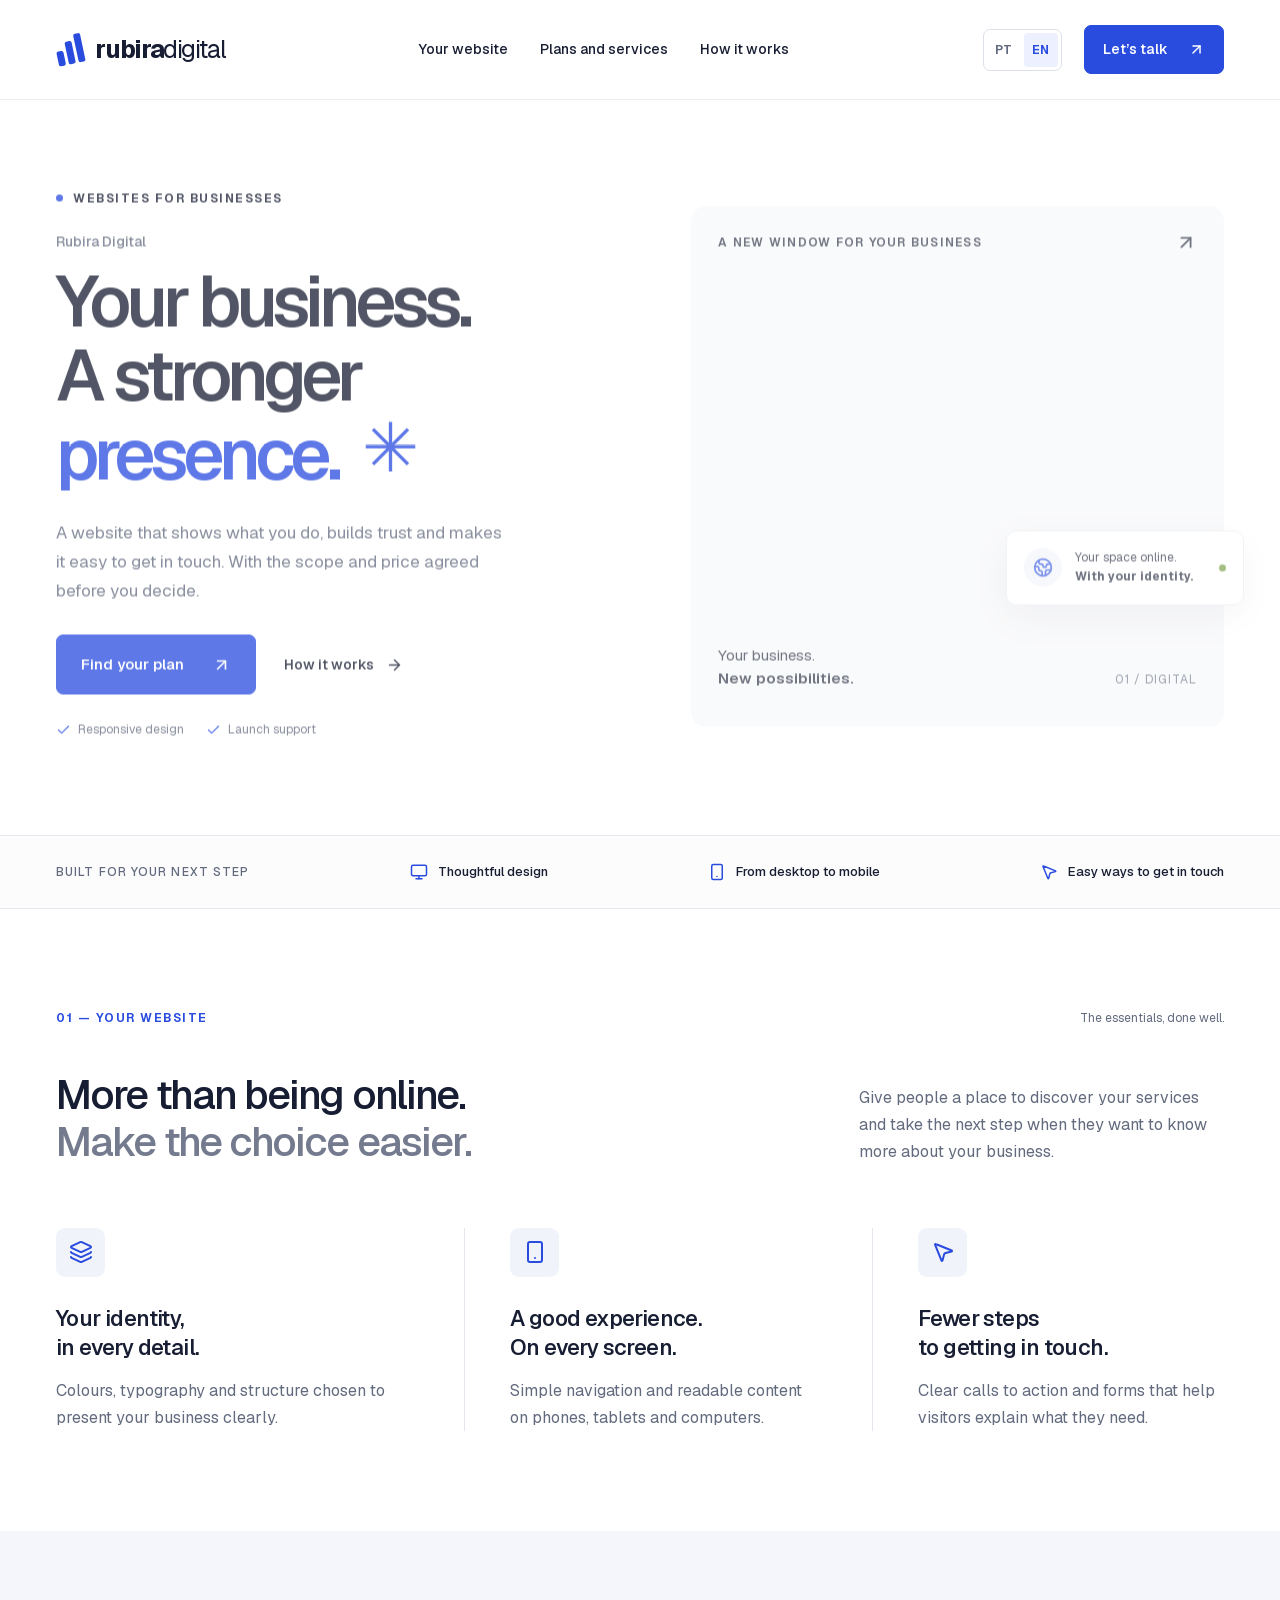
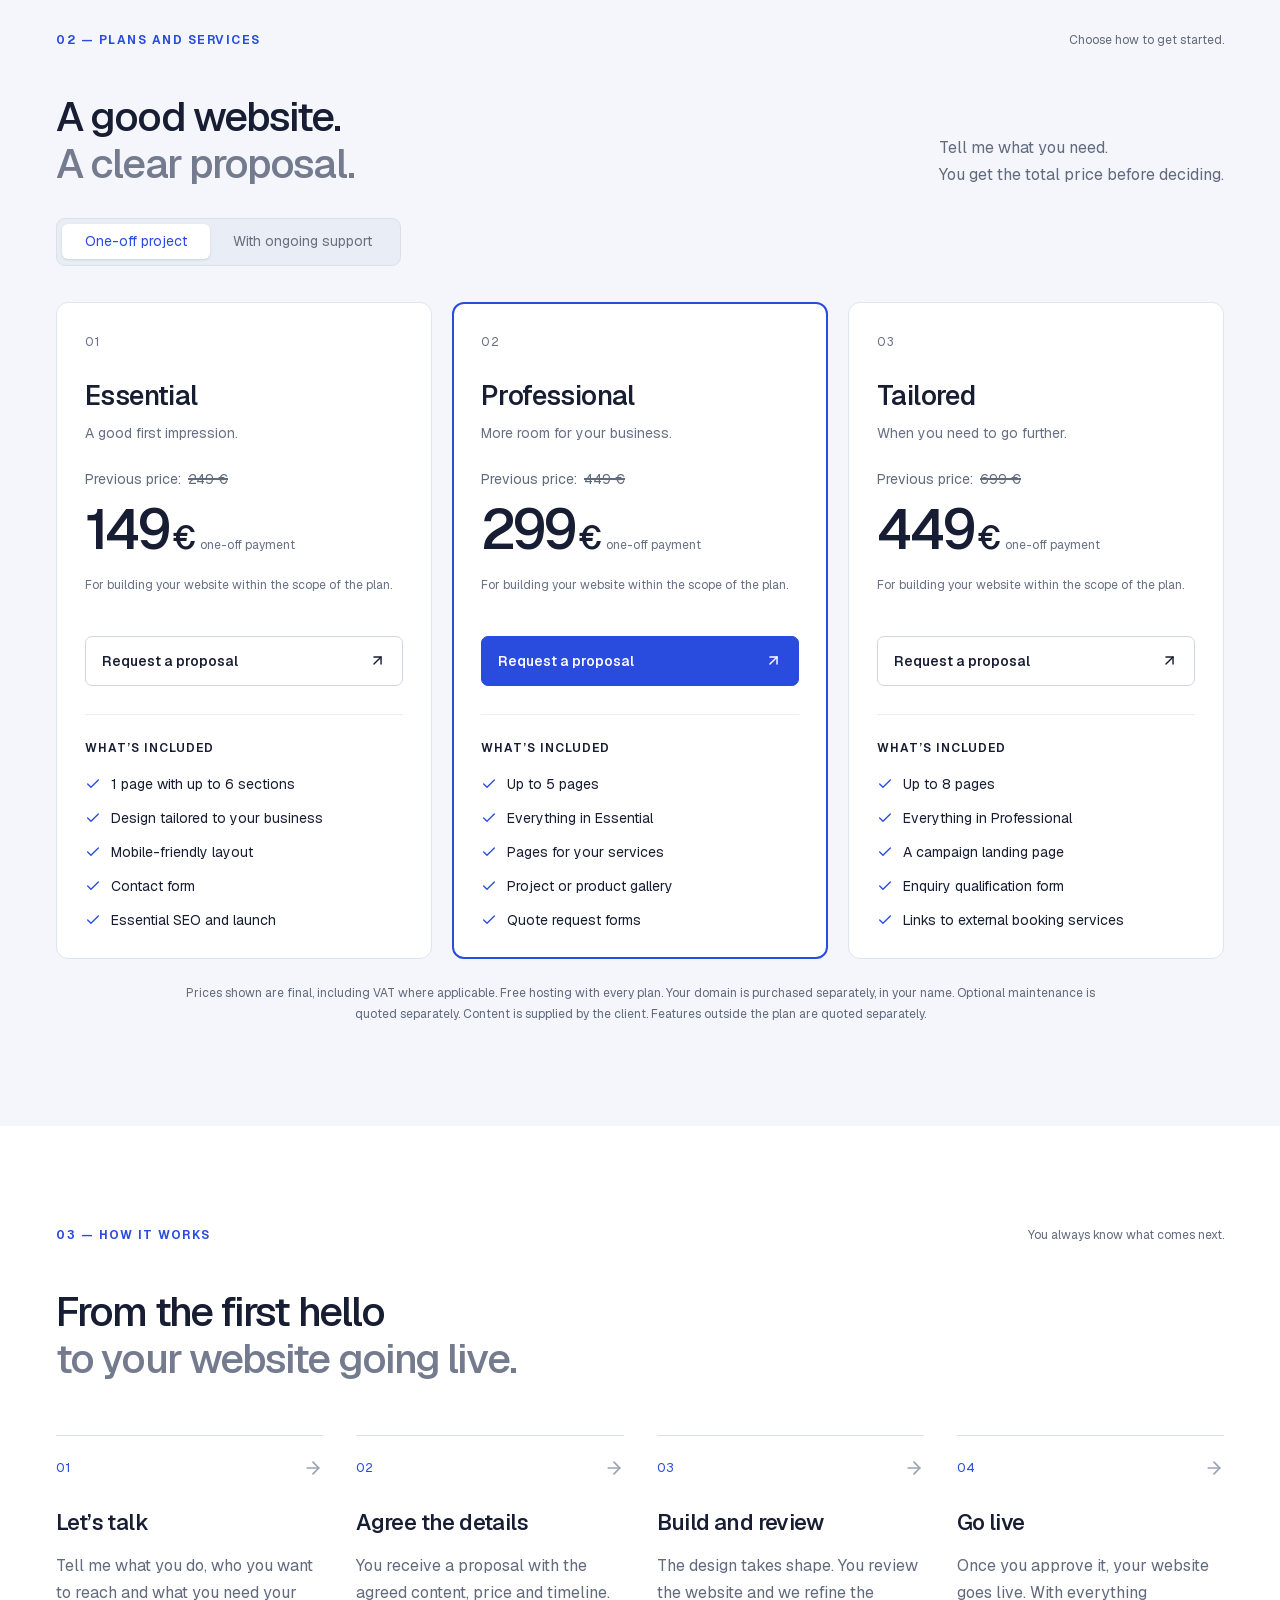
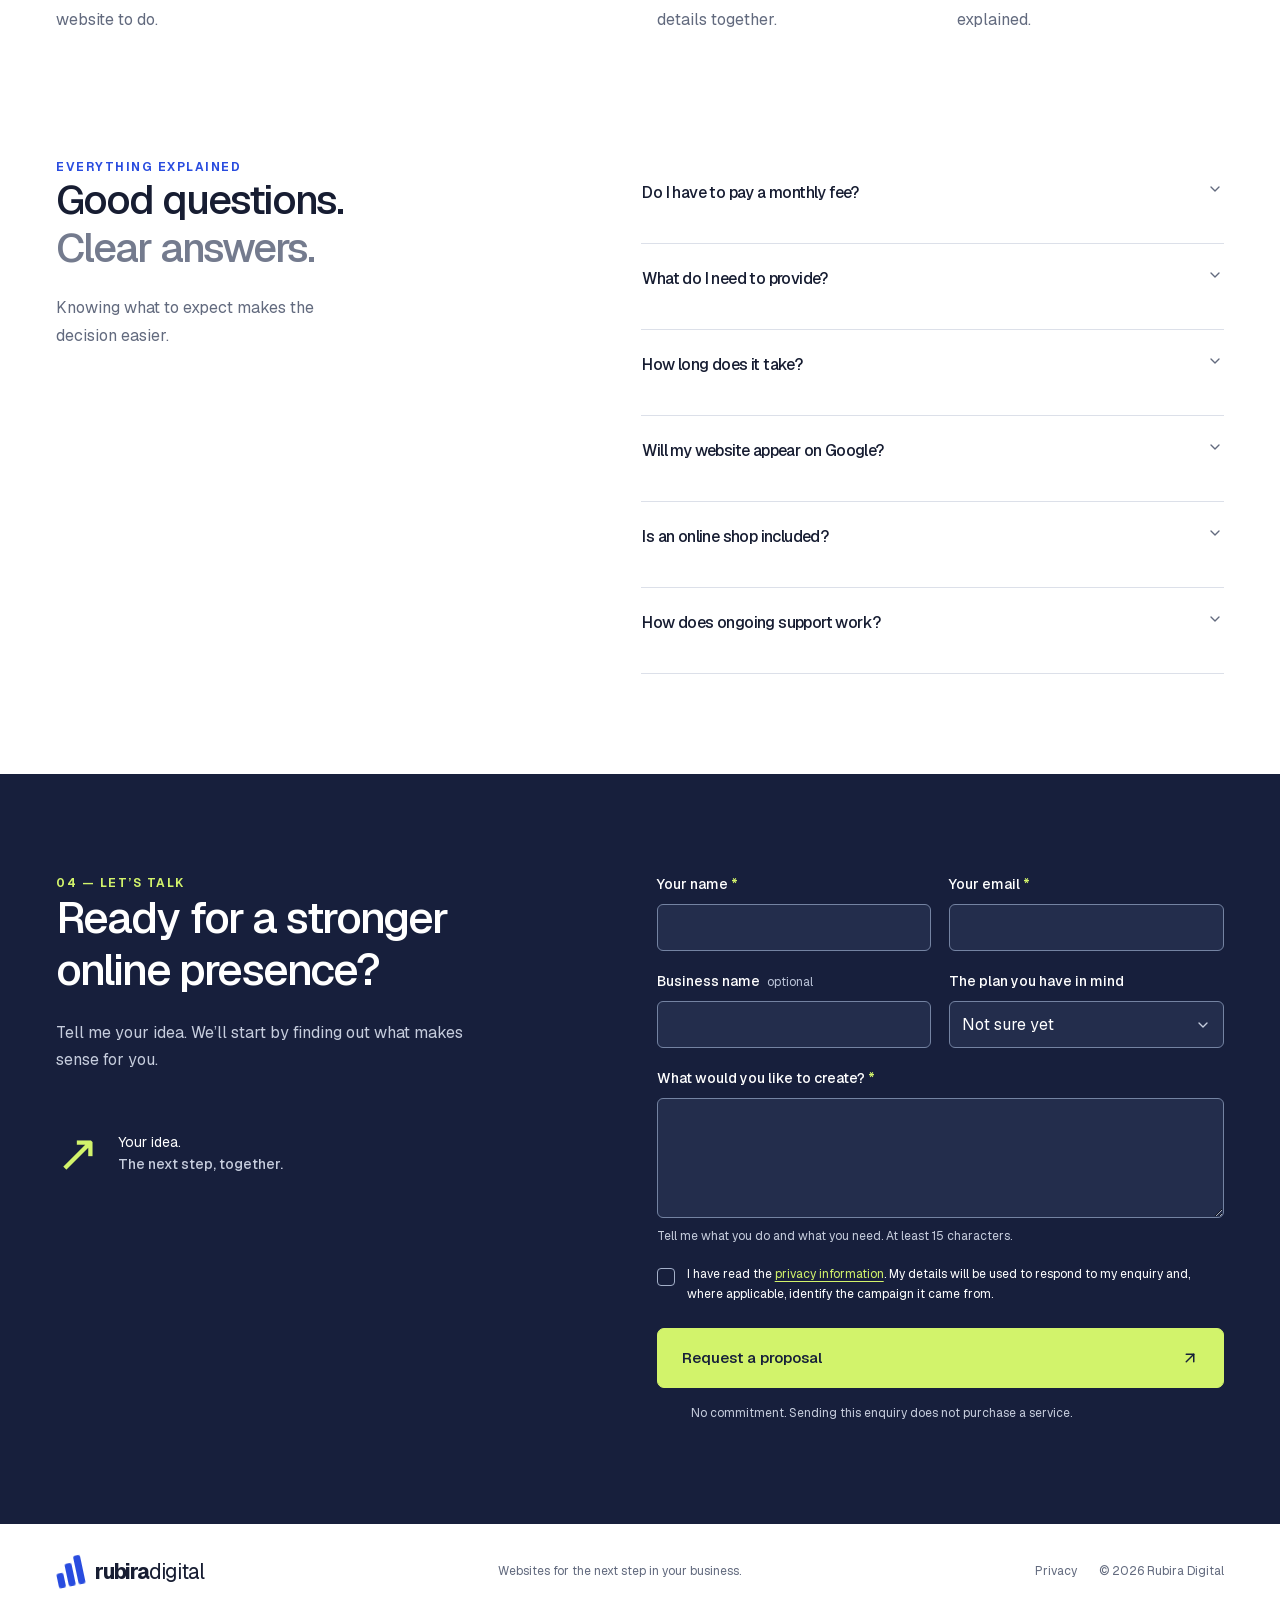
<file: 404/index.html>
<!DOCTYPE html><html lang="pt-PT"><head><meta charSet="utf-8"/><meta name="viewport" content="width=device-width, initial-scale=1"/><link rel="stylesheet" href="/_next/static/css/document.ClbbW5en.css" data-rsc-css-href="/_next/static/css/document.ClbbW5en.css" data-precedence="vite-rsc/importer-resources"/><link rel="modulepreload" fetchPriority="low" href="/_next/static/chunks/index-CjxMIjbk.js"/><script src="/_next/static/chunks/rolldown-runtime-hePW80VL.js" type="module" async=""></script><script src="/_next/static/chunks/framework-DTZGTDtF.js" type="module" async=""></script><script src="/_next/static/chunks/vinext-CIROFUfx.js" type="module" async=""></script><link rel="modulepreload" href="/_next/static/chunks/language-control-CVqU1-Yv.js" crossorigin=""/><meta name="robots" content="noindex"/><title>Rubira Digital — Websites para negócios</title><meta name="description" content="Criação de websites para negócios. Conhece os serviços da Rubira Digital e pede uma proposta para o teu projeto."/><meta name="robots" content="index, follow"/><meta property="og:title" content="Rubira Digital — Websites para negócios"/><meta property="og:description" content="Criação de websites para negócios. Conhece os serviços da Rubira Digital e pede uma proposta para o teu projeto."/><meta property="og:url" content="https://rubiradigital.pt/"/><meta property="og:site_name" content="Rubira Digital"/><meta property="og:type" content="website"/><meta property="og:locale" content="pt_PT"/><meta name="twitter:card" content="summary"/><meta name="twitter:title" content="Rubira Digital — Websites para negócios"/><meta name="twitter:description" content="Criação de websites para negócios. Conhece os serviços da Rubira Digital e pede uma proposta para o teu projeto."/><link rel="shortcut icon" href="/favicon.ico"/><link rel="icon" href="/favicon.svg" type="image/svg+xml"/><link rel="icon" href="/favicon-32.png" type="image/png" sizes="32x32"/><link rel="apple-touch-icon" href="/apple-touch-icon.png" type="image/png" sizes="180x180"/><link rel="canonical" href="https://rubiradigital.pt/"/><link rel="alternate" hrefLang="pt-PT" href="https://rubiradigital.pt/"/><link rel="alternate" hrefLang="en" href="https://rubiradigital.pt/en/"/><link rel="alternate" hrefLang="x-default" href="https://rubiradigital.pt/"/><title>404: This page could not be found.</title><script>Object.assign(((self[Symbol.for("vinext.navigationRuntime")]??={bootstrap:{routeManifest:null},functions:{}}).bootstrap.rsc??={rsc:[]}),{params:{},nav:{"pathname":"/__vinext_nonexistent_for_404__/","searchParams":[]}})</script><link rel="modulepreload" href="/_next/static/chunks/index-CjxMIjbk.js" />
<link rel="preload" href="/_next/static/_vinext_fonts/geist-8ac0455e797f/geist-98bbbccb.woff2" as="font" type="font/woff2" crossorigin />
<link rel="preload" href="/_next/static/_vinext_fonts/geist-mono-00e989178794/geist-mono-013b2f2f.woff2" as="font" type="font/woff2" crossorigin />
<style data-vinext-fonts>/* cyrillic-ext */
@font-face {
  font-family: 'Geist';
  font-style: normal;
  font-weight: 100 900;
  font-display: swap;
  src: url(/_next/static/_vinext_fonts/geist-8ac0455e797f/geist-ff2310f5.woff2) format('woff2');
  unicode-range: U+0460-052F, U+1C80-1C8A, U+20B4, U+2DE0-2DFF, U+A640-A69F, U+FE2E-FE2F;
}
/* cyrillic */
@font-face {
  font-family: 'Geist';
  font-style: normal;
  font-weight: 100 900;
  font-display: swap;
  src: url(/_next/static/_vinext_fonts/geist-8ac0455e797f/geist-875ccdd4.woff2) format('woff2');
  unicode-range: U+0301, U+0400-045F, U+0490-0491, U+04B0-04B1, U+2116;
}
/* vietnamese */
@font-face {
  font-family: 'Geist';
  font-style: normal;
  font-weight: 100 900;
  font-display: swap;
  src: url(/_next/static/_vinext_fonts/geist-8ac0455e797f/geist-52306abf.woff2) format('woff2');
  unicode-range: U+0102-0103, U+0110-0111, U+0128-0129, U+0168-0169, U+01A0-01A1, U+01AF-01B0, U+0300-0301, U+0303-0304, U+0308-0309, U+0323, U+0329, U+1EA0-1EF9, U+20AB;
}
/* latin-ext */
@font-face {
  font-family: 'Geist';
  font-style: normal;
  font-weight: 100 900;
  font-display: swap;
  src: url(/_next/static/_vinext_fonts/geist-8ac0455e797f/geist-001175b1.woff2) format('woff2');
  unicode-range: U+0100-02BA, U+02BD-02C5, U+02C7-02CC, U+02CE-02D7, U+02DD-02FF, U+0304, U+0308, U+0329, U+1D00-1DBF, U+1E00-1E9F, U+1EF2-1EFF, U+2020, U+20A0-20AB, U+20AD-20C0, U+2113, U+2C60-2C7F, U+A720-A7FF;
}
/* latin */
@font-face {
  font-family: 'Geist';
  font-style: normal;
  font-weight: 100 900;
  font-display: swap;
  src: url(/_next/static/_vinext_fonts/geist-8ac0455e797f/geist-98bbbccb.woff2) format('woff2');
  unicode-range: U+0000-00FF, U+0131, U+0152-0153, U+02BB-02BC, U+02C6, U+02DA, U+02DC, U+0304, U+0308, U+0329, U+2000-206F, U+20AC, U+2122, U+2191, U+2193, U+2212, U+2215, U+FEFF, U+FFFD;
}

@font-face {
  font-family: 'Geist Fallback';
  src: local("Arial");
  ascent-override: 95.94%;
  descent-override: 28.16%;
  line-gap-override: 0.00%;
  size-adjust: 104.76%;
}

.__font_geist_19ysh9d { font-family: 'Geist', 'Geist Fallback'; font-style: normal; }

.__variable_geist_19ysh9d { --font-geist-sans: 'Geist', 'Geist Fallback'; }

/* cyrillic-ext */
@font-face {
  font-family: 'Geist Mono';
  font-style: normal;
  font-weight: 100 900;
  font-display: swap;
  src: url(/_next/static/_vinext_fonts/geist-mono-00e989178794/geist-mono-f6b33328.woff2) format('woff2');
  unicode-range: U+0460-052F, U+1C80-1C8A, U+20B4, U+2DE0-2DFF, U+A640-A69F, U+FE2E-FE2F;
}
/* cyrillic */
@font-face {
  font-family: 'Geist Mono';
  font-style: normal;
  font-weight: 100 900;
  font-display: swap;
  src: url(/_next/static/_vinext_fonts/geist-mono-00e989178794/geist-mono-44e03052.woff2) format('woff2');
  unicode-range: U+0301, U+0400-045F, U+0490-0491, U+04B0-04B1, U+2116;
}
/* symbols2 */
@font-face {
  font-family: 'Geist Mono';
  font-style: normal;
  font-weight: 100 900;
  font-display: swap;
  src: url(/_next/static/_vinext_fonts/geist-mono-00e989178794/geist-mono-0638449e.woff2) format('woff2');
  unicode-range: U+2000-2001, U+2004-2008, U+200A, U+23B8-23BD, U+2500-259F;
}
/* vietnamese */
@font-face {
  font-family: 'Geist Mono';
  font-style: normal;
  font-weight: 100 900;
  font-display: swap;
  src: url(/_next/static/_vinext_fonts/geist-mono-00e989178794/geist-mono-971fb274.woff2) format('woff2');
  unicode-range: U+0102-0103, U+0110-0111, U+0128-0129, U+0168-0169, U+01A0-01A1, U+01AF-01B0, U+0300-0301, U+0303-0304, U+0308-0309, U+0323, U+0329, U+1EA0-1EF9, U+20AB;
}
/* latin-ext */
@font-face {
  font-family: 'Geist Mono';
  font-style: normal;
  font-weight: 100 900;
  font-display: swap;
  src: url(/_next/static/_vinext_fonts/geist-mono-00e989178794/geist-mono-44745446.woff2) format('woff2');
  unicode-range: U+0100-02BA, U+02BD-02C5, U+02C7-02CC, U+02CE-02D7, U+02DD-02FF, U+0304, U+0308, U+0329, U+1D00-1DBF, U+1E00-1E9F, U+1EF2-1EFF, U+2020, U+20A0-20AB, U+20AD-20C0, U+2113, U+2C60-2C7F, U+A720-A7FF;
}
/* latin */
@font-face {
  font-family: 'Geist Mono';
  font-style: normal;
  font-weight: 100 900;
  font-display: swap;
  src: url(/_next/static/_vinext_fonts/geist-mono-00e989178794/geist-mono-013b2f2f.woff2) format('woff2');
  unicode-range: U+0000-00FF, U+0131, U+0152-0153, U+02BB-02BC, U+02C6, U+02DA, U+02DC, U+0304, U+0308, U+0329, U+2000-206F, U+20AC, U+2122, U+2191, U+2193, U+2212, U+2215, U+FEFF, U+FFFD;
}

@font-face {
  font-family: 'Geist Mono Fallback';
  src: local("Arial");
  ascent-override: 74.67%;
  descent-override: 21.92%;
  line-gap-override: 0.00%;
  size-adjust: 134.59%;
}

.__font_geist_mono_1001rt9 { font-family: 'Geist Mono', 'Geist Mono Fallback'; font-style: normal; }

.__variable_geist_mono_1001rt9 { --font-geist-mono: 'Geist Mono', 'Geist Mono Fallback'; }
</style>
</head><body class="__variable_geist_19ysh9d __variable_geist_mono_1001rt9 antialiased"><script type="application/ld+json">{"@context":"https://schema.org","@type":"Organization","name":"Rubira Digital","url":"https://rubiradigital.pt/","description":"Criação de websites para negócios."}</script><div style="font-family:system-ui,&quot;Segoe UI&quot;,Roboto,Helvetica,Arial,sans-serif,&quot;Apple Color Emoji&quot;,&quot;Segoe UI Emoji&quot;;height:100vh;text-align:center;display:flex;flex-direction:column;align-items:center;justify-content:center"><div><style>body{color:#000;background:#fff;margin:0}.next-error-h1{border-right:1px solid rgba(0,0,0,.3)}@media (prefers-color-scheme:dark){body{color:#fff;background:#000}.next-error-h1{border-right:1px solid rgba(255,255,255,.3)}}</style><h1 class="next-error-h1" style="display:inline-block;margin:0 20px 0 0;padding:0 23px 0 0;font-size:24px;font-weight:500;vertical-align:top;line-height:49px">404</h1><div style="display:inline-block"><h2 style="font-size:14px;font-weight:400;line-height:49px;margin:0">This page could not be found.</h2></div></div></div><script type="module" src="/_next/static/chunks/index-CjxMIjbk.js" id="_R_" async=""></script><script>((self[Symbol.for("vinext.navigationRuntime")]??={bootstrap:{routeManifest:null},functions:{}}).bootstrap.rsc??={rsc:[]}).rsc.push("1:I[\"5cc9a21bef65\",[],\"LanguageDetection\",1]\n")</script><script>(self.__next_f=self.__next_f||[]).push([0])</script><script>self.addEventListener("DOMContentLoaded",()=>{if(self.__next_f?.push===Array.prototype.push)self.__next_f.length=0},{once:true})</script><script>self.__next_f.push([1,"1:I[\"5cc9a21bef65\",[],\"LanguageDetection\",1]\n"])</script><script>((self[Symbol.for("vinext.navigationRuntime")]??={bootstrap:{routeManifest:null},functions:{}}).bootstrap.rsc??={rsc:[]}).rsc.push("2:\"$Sreact.fragment\"\n")</script><script>self.__next_f.push([1,"2:\"$Sreact.fragment\"\n"])</script><script>((self[Symbol.for("vinext.navigationRuntime")]??={bootstrap:{routeManifest:null},functions:{}}).bootstrap.rsc??={rsc:[]}).rsc.push(":HL[\"/_next/static/css/document.ClbbW5en.css\",\"style\"     ]\n")</script><script>self.__next_f.push([1,":HL[\"/_next/static/css/document.ClbbW5en.css\",\"style\"     ]\n"])</script><script>((self[Symbol.for("vinext.navigationRuntime")]??={bootstrap:{routeManifest:null},functions:{}}).bootstrap.rsc??={rsc:[]}).rsc.push("0:{\"__route\":\"route:/__vinext_nonexistent_for_404__/\",\"__interceptionContext\":null,\"__layoutIds\":[],\"__rootLayout\":null,\"route:/__vinext_nonexistent_for_404__/\":[[[\"$\",\"link\",\"css:/_next/static/css/document.ClbbW5en.css\",{\"rel\":\"stylesheet\",\"precedence\":\"vite-rsc/importer-resources\",\"href\":\"/_next/static/css/document.ClbbW5en.css\",\"data-rsc-css-href\":\"/_next/static/css/document.ClbbW5en.css\"}],\"$undefined\"],[\"$\",\"html\",null,{\"lang\":\"pt-PT\",\"children\":[\"$\",\"body\",null,{\"className\":\"__variable_geist_19ysh9d __variable_geist_mono_1001rt9 antialiased\",\"children\":[[\"$\",\"script\",null,{\"type\":\"application/ld+json\",\"dangerouslySetInnerHTML\":{\"__html\":\"{\\\"@context\\\":\\\"https://schema.org\\\",\\\"@type\\\":\\\"Organization\\\",\\\"name\\\":\\\"Rubira Digital\\\",\\\"url\\\":\\\"https://rubiradigital.pt/\\\",\\\"description\\\":\\\"Criação de websites para negócios.\\\"}\"}}],[\"$\",\"$L1\",null,{\"locale\":\"pt\"}],[[\"$\",\"meta\",\"charset\",{\"charSet\":\"utf-8\"}],[\"$\",\"meta\",\"robots\",{\"name\":\"robots\",\"content\":\"noindex\"}],[\"$\",\"$2\",\"metadata\",{\"children\":[[\"$\",\"title\",\"0\",{\"children\":\"Rubira Digital — Websites para negócios\"}],[\"$\",\"meta\",\"1\",{\"name\":\"description\",\"content\":\"Criação de websites para negócios. Conhece os serviços da Rubira Digital e pede uma proposta para o teu projeto.\"}],[\"$\",\"meta\",\"2\",{\"name\":\"robots\",\"content\":\"index, follow\"}],[\"$\",\"meta\",\"3\",{\"property\":\"og:title\",\"content\":\"Rubira Digital — Websites para negócios\"}],[\"$\",\"meta\",\"4\",{\"property\":\"og:description\",\"content\":\"Criação de websites para negócios. Conhece os serviços da Rubira Digital e pede uma proposta para o teu projeto.\"}],[\"$\",\"meta\",\"5\",{\"property\":\"og:url\",\"content\":\"https://rubiradigital.pt/\"}],[\"$\",\"meta\",\"6\",{\"property\":\"og:site_name\",\"content\":\"Rubira Digital\"}],[\"$\",\"meta\",\"7\",{\"property\":\"og:type\",\"content\":\"website\"}],[\"$\",\"meta\",\"8\",{\"property\":\"og:locale\",\"content\":\"pt_PT\"}],[\"$\",\"meta\",\"9\",{\"name\":\"twitter:card\",\"content\":\"summary\"}],[\"$\",\"meta\",\"10\",{\"name\":\"twitter:title\",\"content\":\"Rubira Digital — Websites para negócios\"}],[\"$\",\"meta\",\"11\",{\"name\":\"twitter:description\",\"content\":\"Criação de websites para negócios. Conhece os serviços da Rubira Digital e pede uma proposta para o teu projeto.\"}],[\"$\",\"link\",\"12\",{\"data-vinext-streamed-icon\":\"$undefined\",\"rel\":\"shortcut icon\",\"href\":\"/favicon.ico\",\"type\":\"$undefined\",\"sizes\":\"$undefined\",\"color\":\"$undefined\",\"media\":\"$undefined\",\"fetchPriority\":\"$undefined\"}],[\"$\",\"link\",\"13\",{\"data-vinext-streamed-icon\":\"$undefined\",\"rel\":\"icon\",\"href\":\"/favicon.svg\",\"type\":\"image/svg+xml\",\"sizes\":\"$undefined\",\"color\":\"$undefined\",\"media\":\"$undefined\",\"fetchPriority\":\"$undefined\"}],[\"$\",\"link\",\"14\",{\"data-vinext-streamed-icon\":\"$undefined\",\"rel\":\"icon\",\"href\":\"/favicon-32.png\",\"type\":\"image/png\",\"sizes\":\"32x32\",\"color\":\"$undefined\",\"media\":\"$undefined\",\"fetchPriority\":\"$undefined\"}],[\"$\",\"link\",\"15\",{\"data-vinext-streamed-icon\":\"$undefined\",\"rel\":\"apple-touch-icon\",\"href\":\"/apple-touch-icon.png\",\"type\":\"image/png\",\"sizes\":\"180x180\",\"color\":\"$undefined\",\"media\":\"$undefined\",\"fetchPriority\":\"$undefined\"}],[\"$\",\"link\",\"16\",{\"rel\":\"canonical\",\"href\":\"https://rubiradigital.pt/\"}],[\"$\",\"link\",\"17\",{\"rel\":\"alternate\",\"hrefLang\":\"pt-PT\",\"href\":\"https://rubiradigital.pt/\"}],[\"$\",\"link\",\"18\",{\"rel\":\"alternate\",\"hrefLang\":\"en\",\"href\":\"https://rubiradigital.pt/en/\"}],[\"$\",\"link\",\"19\",{\"rel\":\"alternate\",\"hrefLang\":\"x-default\",\"href\":\"https://rubiradigital.pt/\"}]]}],[\"$\",\"$2\",\"viewport\",{\"children\":[[\"$\",\"meta\",\"0\",{\"name\":\"viewport\",\"content\":\"width=device-width, initial-scale=1\"}]]}],[[\"$\",\"title\",null,{\"children\":\"404: This page could not be found.\"}],[\"$\",\"div\",null,{\"style\":{\"fontFamily\":\"system-ui,\\\"Segoe UI\\\",Roboto,Helvetica,Arial,sans-serif,\\\"Apple Color Emoji\\\",\\\"Segoe UI Emoji\\\"\",\"height\":\"100vh\",\"textAlign\":\"center\",\"display\":\"flex\",\"flexDirection\":\"column\",\"alignItems\":\"center\",\"justifyContent\":\"center\"},\"children\":[\"$\",\"div\",null,{\"children\":[[\"$\",\"style\",null,{\"dangerouslySetInnerHTML\":{\"__html\":\"body{color:#000;background:#fff;margin:0}.next-error-h1{border-right:1px solid rgba(0,0,0,.3)}@media (prefers-color-scheme:dark){body{color:#fff;background:#000}.next-error-h1{border-right:1px solid rgba(255,255,255,.3)}}\"}}],[\"$\",\"h1\",null,{\"className\":\"next-error-h1\",\"style\":{\"display\":\"inline-block\",\"margin\":\"0 20px 0 0\",\"padding\":\"0 23px 0 0\",\"fontSize\":24,\"fontWeight\":500,\"verticalAlign\":\"top\",\"lineHeight\":\"49px\"},\"children\":404}],[\"$\",\"div\",null,{\"style\":{\"display\":\"inline-block\"},\"children\":\"$L3\"}]]}]}]]]]}]}]]}\n")</script><script>self.__next_f.push([1,"0:{\"__route\":\"route:/__vinext_nonexistent_for_404__/\",\"__interceptionContext\":null,\"__layoutIds\":[],\"__rootLayout\":null,\"route:/__vinext_nonexistent_for_404__/\":[[[\"$\",\"link\",\"css:/_next/static/css/document.ClbbW5en.css\",{\"rel\":\"stylesheet\",\"precedence\":\"vite-rsc/importer-resources\",\"href\":\"/_next/static/css/document.ClbbW5en.css\",\"data-rsc-css-href\":\"/_next/static/css/document.ClbbW5en.css\"}],\"$undefined\"],[\"$\",\"html\",null,{\"lang\":\"pt-PT\",\"children\":[\"$\",\"body\",null,{\"className\":\"__variable_geist_19ysh9d __variable_geist_mono_1001rt9 antialiased\",\"children\":[[\"$\",\"script\",null,{\"type\":\"application/ld+json\",\"dangerouslySetInnerHTML\":{\"__html\":\"{\\\"@context\\\":\\\"https://schema.org\\\",\\\"@type\\\":\\\"Organization\\\",\\\"name\\\":\\\"Rubira Digital\\\",\\\"url\\\":\\\"https://rubiradigital.pt/\\\",\\\"description\\\":\\\"Criação de websites para negócios.\\\"}\"}}],[\"$\",\"$L1\",null,{\"locale\":\"pt\"}],[[\"$\",\"meta\",\"charset\",{\"charSet\":\"utf-8\"}],[\"$\",\"meta\",\"robots\",{\"name\":\"robots\",\"content\":\"noindex\"}],[\"$\",\"$2\",\"metadata\",{\"children\":[[\"$\",\"title\",\"0\",{\"children\":\"Rubira Digital — Websites para negócios\"}],[\"$\",\"meta\",\"1\",{\"name\":\"description\",\"content\":\"Criação de websites para negócios. Conhece os serviços da Rubira Digital e pede uma proposta para o teu projeto.\"}],[\"$\",\"meta\",\"2\",{\"name\":\"robots\",\"content\":\"index, follow\"}],[\"$\",\"meta\",\"3\",{\"property\":\"og:title\",\"content\":\"Rubira Digital — Websites para negócios\"}],[\"$\",\"meta\",\"4\",{\"property\":\"og:description\",\"content\":\"Criação de websites para negócios. Conhece os serviços da Rubira Digital e pede uma proposta para o teu projeto.\"}],[\"$\",\"meta\",\"5\",{\"property\":\"og:url\",\"content\":\"https://rubiradigital.pt/\"}],[\"$\",\"meta\",\"6\",{\"property\":\"og:site_name\",\"content\":\"Rubira Digital\"}],[\"$\",\"meta\",\"7\",{\"property\":\"og:type\",\"content\":\"website\"}],[\"$\",\"meta\",\"8\",{\"property\":\"og:locale\",\"content\":\"pt_PT\"}],[\"$\",\"meta\",\"9\",{\"name\":\"twitter:card\",\"content\":\"summary\"}],[\"$\",\"meta\",\"10\",{\"name\":\"twitter:title\",\"content\":\"Rubira Digital — Websites para negócios\"}],[\"$\",\"meta\",\"11\",{\"name\":\"twitter:description\",\"content\":\"Criação de websites para negócios. Conhece os serviços da Rubira Digital e pede uma proposta para o teu projeto.\"}],[\"$\",\"link\",\"12\",{\"data-vinext-streamed-icon\":\"$undefined\",\"rel\":\"shortcut icon\",\"href\":\"/favicon.ico\",\"type\":\"$undefined\",\"sizes\":\"$undefined\",\"color\":\"$undefined\",\"media\":\"$undefined\",\"fetchPriority\":\"$undefined\"}],[\"$\",\"link\",\"13\",{\"data-vinext-streamed-icon\":\"$undefined\",\"rel\":\"icon\",\"href\":\"/favicon.svg\",\"type\":\"image/svg+xml\",\"sizes\":\"$undefined\",\"color\":\"$undefined\",\"media\":\"$undefined\",\"fetchPriority\":\"$undefined\"}],[\"$\",\"link\",\"14\",{\"data-vinext-streamed-icon\":\"$undefined\",\"rel\":\"icon\",\"href\":\"/favicon-32.png\",\"type\":\"image/png\",\"sizes\":\"32x32\",\"color\":\"$undefined\",\"media\":\"$undefined\",\"fetchPriority\":\"$undefined\"}],[\"$\",\"link\",\"15\",{\"data-vinext-streamed-icon\":\"$undefined\",\"rel\":\"apple-touch-icon\",\"href\":\"/apple-touch-icon.png\",\"type\":\"image/png\",\"sizes\":\"180x180\",\"color\":\"$undefined\",\"media\":\"$undefined\",\"fetchPriority\":\"$undefined\"}],[\"$\",\"link\",\"16\",{\"rel\":\"canonical\",\"href\":\"https://rubiradigital.pt/\"}],[\"$\",\"link\",\"17\",{\"rel\":\"alternate\",\"hrefLang\":\"pt-PT\",\"href\":\"https://rubiradigital.pt/\"}],[\"$\",\"link\",\"18\",{\"rel\":\"alternate\",\"hrefLang\":\"en\",\"href\":\"https://rubiradigital.pt/en/\"}],[\"$\",\"link\",\"19\",{\"rel\":\"alternate\",\"hrefLang\":\"x-default\",\"href\":\"https://rubiradigital.pt/\"}]]}],[\"$\",\"$2\",\"viewport\",{\"children\":[[\"$\",\"meta\",\"0\",{\"name\":\"viewport\",\"content\":\"width=device-width, initial-scale=1\"}]]}],[[\"$\",\"title\",null,{\"children\":\"404: This page could not be found.\"}],[\"$\",\"div\",null,{\"style\":{\"fontFamily\":\"system-ui,\\\"Segoe UI\\\",Roboto,Helvetica,Arial,sans-serif,\\\"Apple Color Emoji\\\",\\\"Segoe UI Emoji\\\"\",\"height\":\"100vh\",\"textAlign\":\"center\",\"display\":\"flex\",\"flexDirection\":\"column\",\"alignItems\":\"center\",\"justifyContent\":\"center\"},\"children\":[\"$\",\"div\",null,{\"children\":[[\"$\",\"style\",null,{\"dangerouslySetInnerHTML\":{\"__html\":\"body{color:#000;background:#fff;margin:0}.next-error-h1{border-right:1px solid rgba(0,0,0,.3)}@media (prefers-color-scheme:dark){body{color:#fff;background:#000}.next-error-h1{border-right:1px solid rgba(255,255,255,.3)}}\"}}],[\"$\",\"h1\",null,{\"className\":\"next-error-h1\",\"style\":{\"display\":\"inline-block\",\"margin\":\"0 20px 0 0\",\"padding\":\"0 23px 0 0\",\"fontSize\":24,\"fontWeight\":500,\"verticalAlign\":\"top\",\"lineHeight\":\"49px\"},\"children\":404}],[\"$\",\"div\",null,{\"style\":{\"display\":\"inline-block\"},\"children\":\"$L3\"}]]}]}]]]]}]}]]}\n"])</script><script>((self[Symbol.for("vinext.navigationRuntime")]??={bootstrap:{routeManifest:null},functions:{}}).bootstrap.rsc??={rsc:[]}).rsc.push("3:[\"$\",\"h2\",null,{\"style\":{\"fontSize\":14,\"fontWeight\":400,\"lineHeight\":\"49px\",\"margin\":0},\"children\":\"This page could not be found.\"}]\n")</script><script>self.__next_f.push([1,"3:[\"$\",\"h2\",null,{\"style\":{\"fontSize\":14,\"fontWeight\":400,\"lineHeight\":\"49px\",\"margin\":0},\"children\":\"This page could not be found.\"}]\n"])</script><script>((self[Symbol.for("vinext.navigationRuntime")]??={bootstrap:{routeManifest:null},functions:{}}).bootstrap.rsc??={rsc:[]}).done=true</script></body></html>
</file>
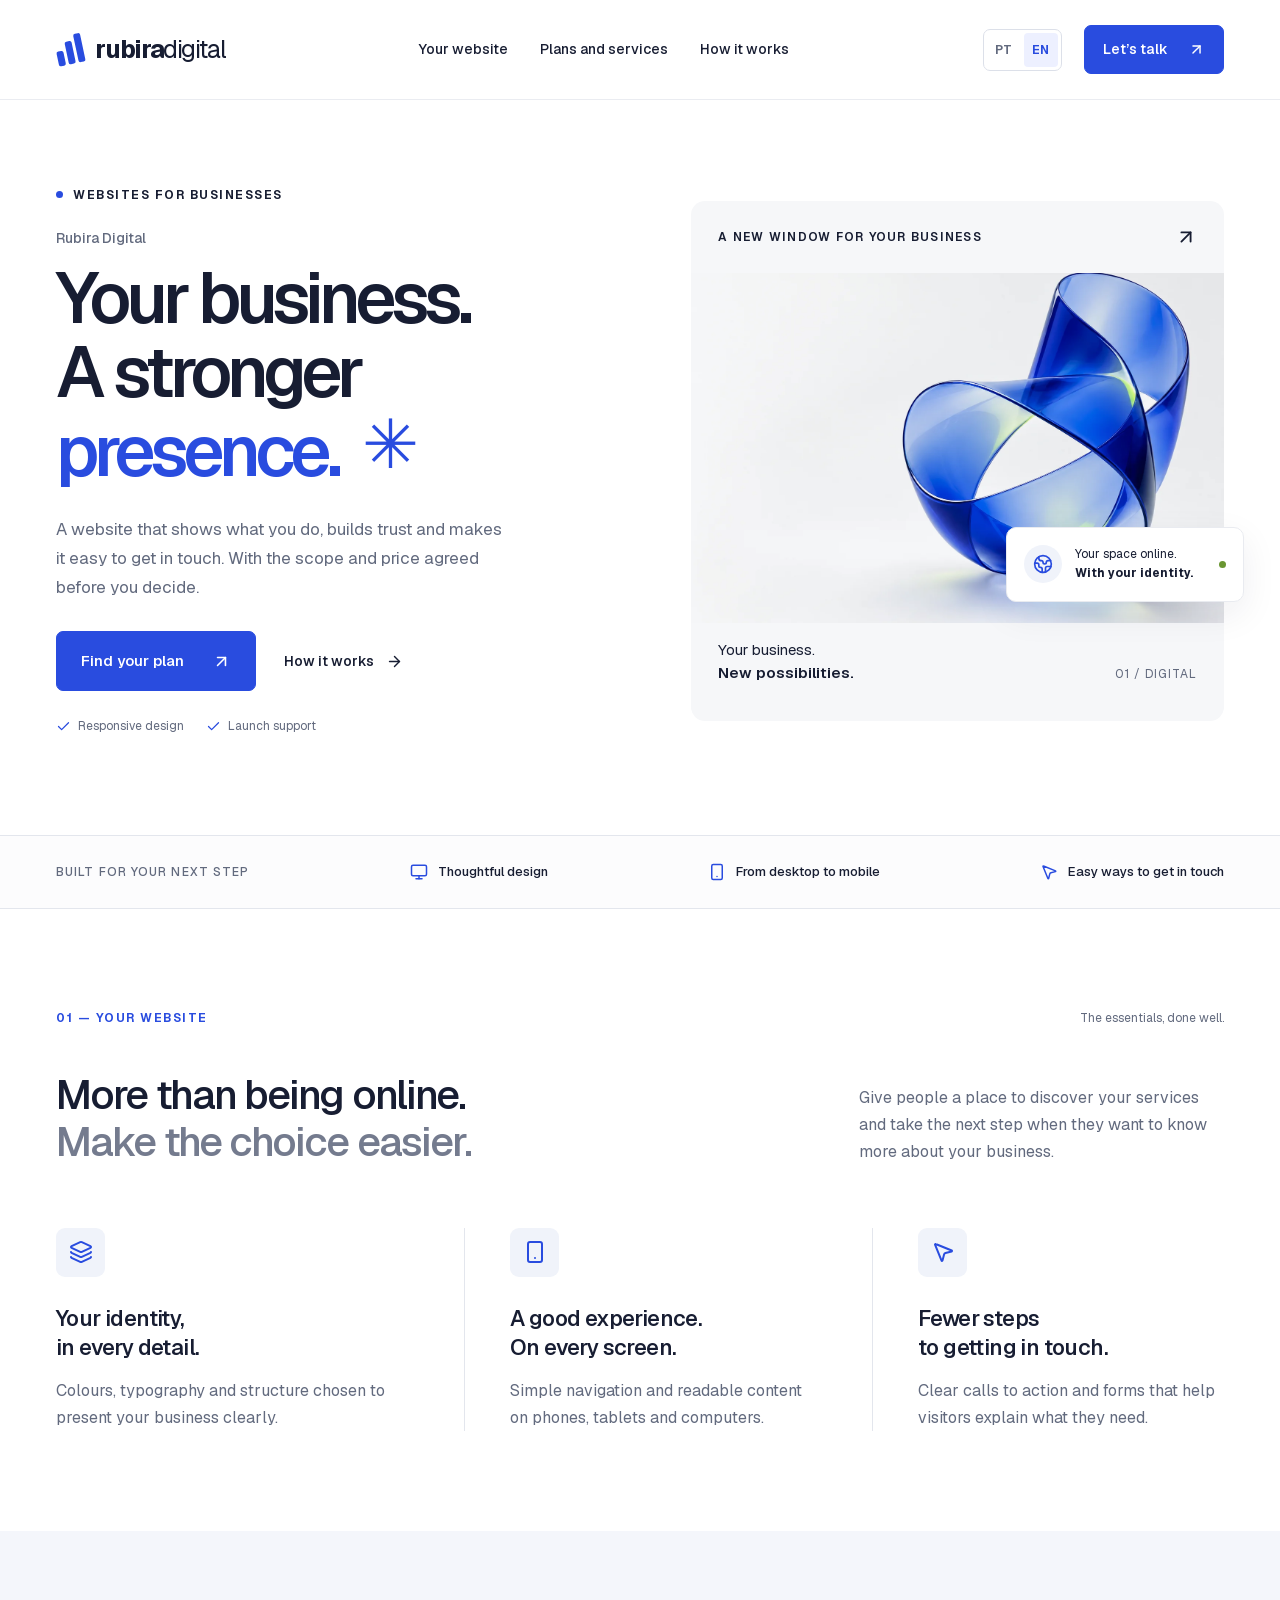
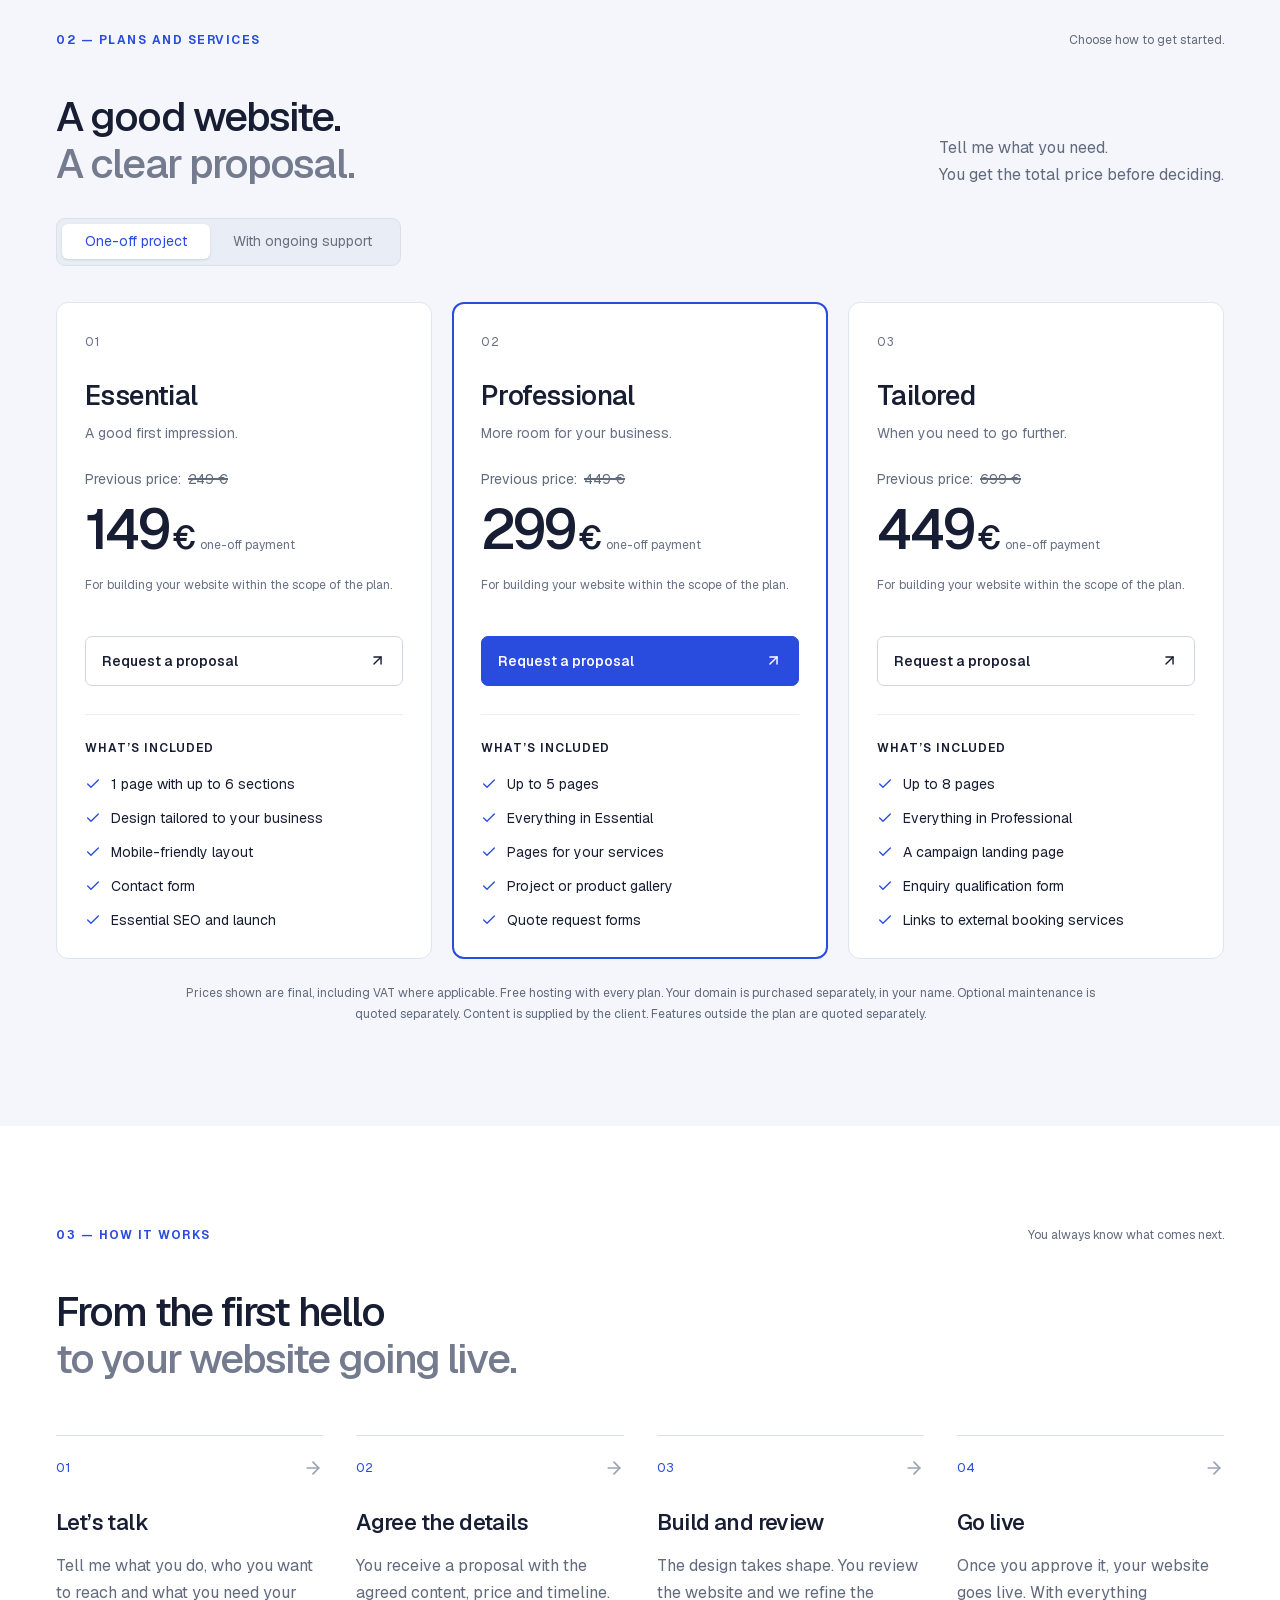
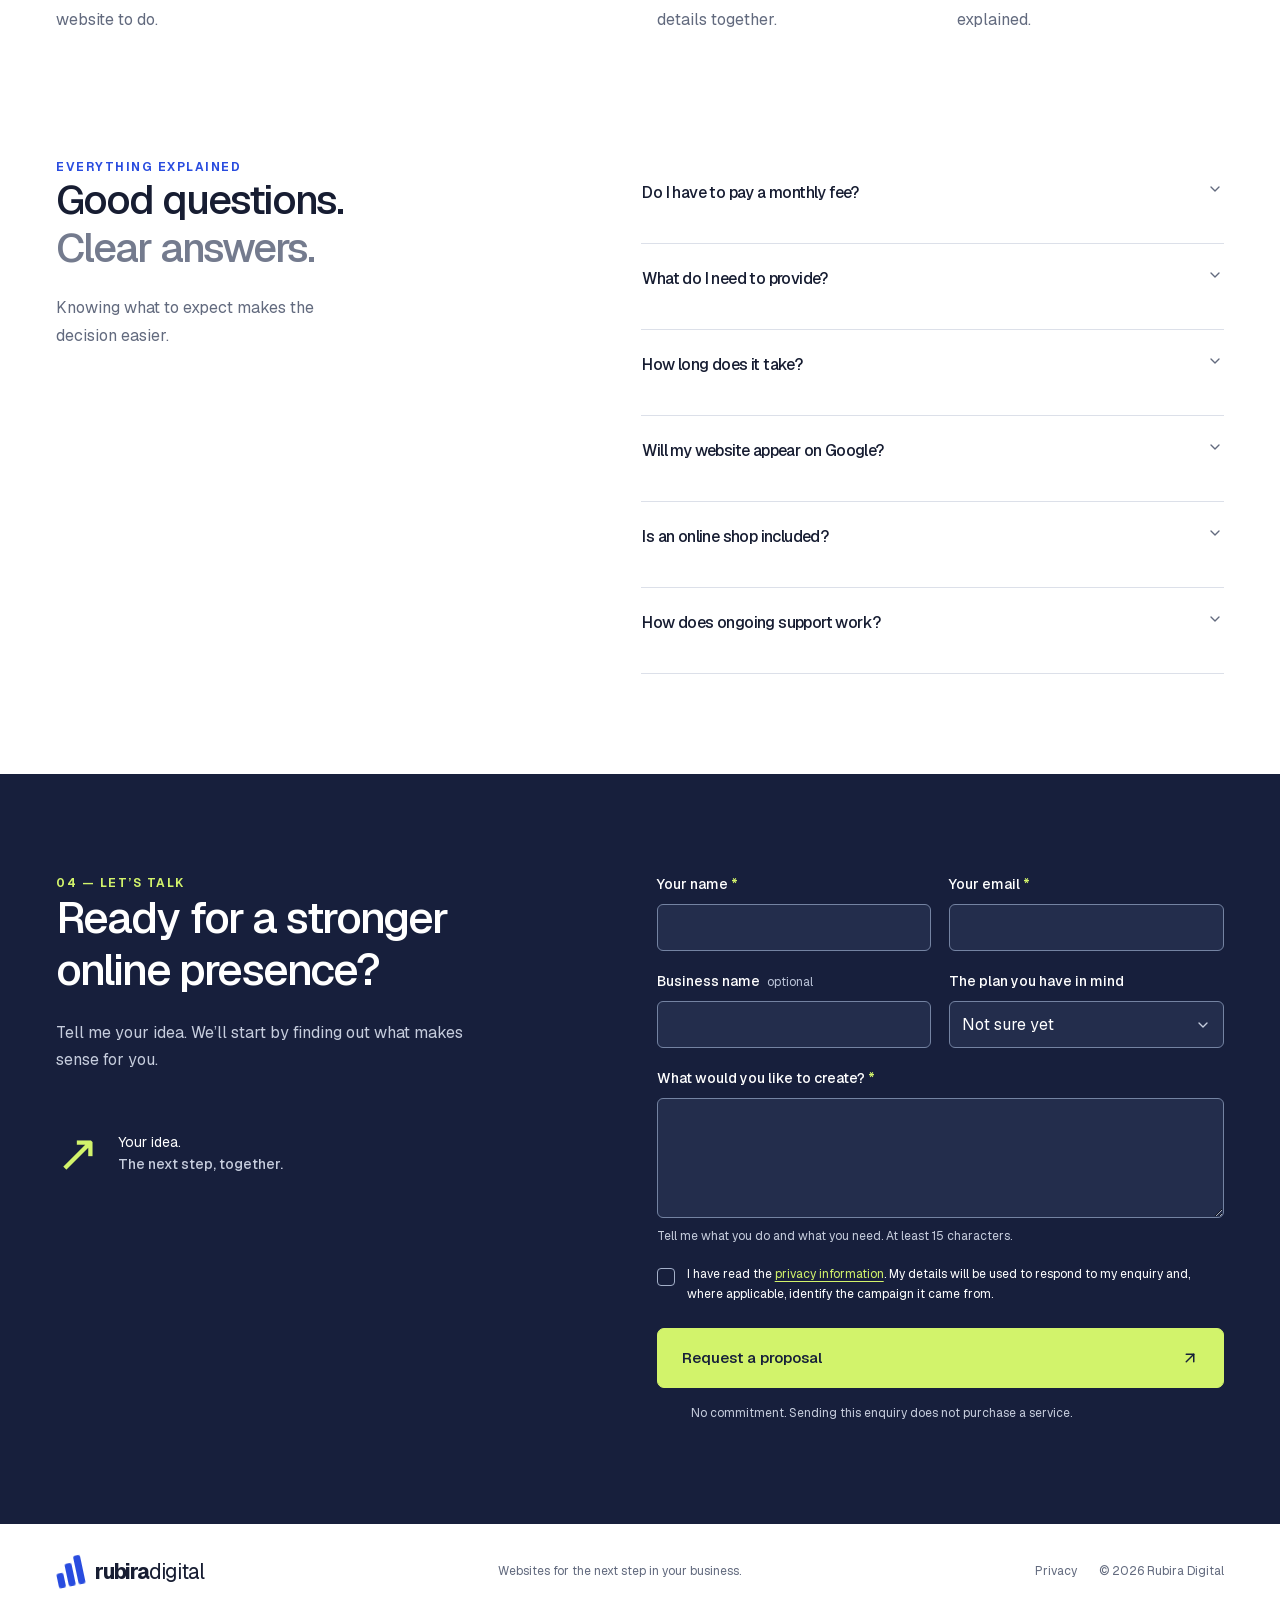
<file: en/index.html>
<!DOCTYPE html><html lang="en"><head><meta charSet="utf-8"/><meta name="viewport" content="width=device-width, initial-scale=1"/><link rel="stylesheet" href="/_next/static/css/document.ClbbW5en.css" data-rsc-css-href="/_next/static/css/document.ClbbW5en.css" data-precedence="vite-rsc/importer-resources"/><link rel="modulepreload" fetchPriority="low" href="/_next/static/chunks/index-CjxMIjbk.js"/><script src="/_next/static/chunks/rolldown-runtime-hePW80VL.js" type="module" async=""></script><script src="/_next/static/chunks/framework-DTZGTDtF.js" type="module" async=""></script><script src="/_next/static/chunks/vinext-CIROFUfx.js" type="module" async=""></script><link rel="modulepreload" href="/_next/static/chunks/layout-segment-context-DrNy4ASI.js" crossorigin=""/><link rel="modulepreload" href="/_next/static/chunks/language-control-CVqU1-Yv.js" crossorigin=""/><link rel="modulepreload" href="/_next/static/chunks/home-G2shVjpA.js" crossorigin=""/><title>Rubira Digital — Websites for businesses</title><meta name="description" content="Websites for businesses. Explore Rubira Digital’s services and request a proposal for your project."/><meta name="robots" content="index, follow"/><meta property="og:title" content="Rubira Digital — Websites for businesses"/><meta property="og:description" content="Websites for businesses. Explore Rubira Digital’s services and request a proposal for your project."/><meta property="og:url" content="https://rubiradigital.pt/en/"/><meta property="og:site_name" content="Rubira Digital"/><meta property="og:type" content="website"/><meta property="og:locale" content="en_GB"/><meta name="twitter:card" content="summary"/><meta name="twitter:title" content="Rubira Digital — Websites for businesses"/><meta name="twitter:description" content="Websites for businesses. Explore Rubira Digital’s services and request a proposal for your project."/><link rel="shortcut icon" href="/favicon.ico"/><link rel="icon" href="/favicon.svg" type="image/svg+xml"/><link rel="icon" href="/favicon-32.png" type="image/png" sizes="32x32"/><link rel="apple-touch-icon" href="/apple-touch-icon.png" type="image/png" sizes="180x180"/><link rel="canonical" href="https://rubiradigital.pt/en/"/><link rel="alternate" hrefLang="pt-PT" href="https://rubiradigital.pt/"/><link rel="alternate" hrefLang="en" href="https://rubiradigital.pt/en/"/><link rel="alternate" hrefLang="x-default" href="https://rubiradigital.pt/"/><script>Object.assign(((self[Symbol.for("vinext.navigationRuntime")]??={bootstrap:{routeManifest:null},functions:{}}).bootstrap.rsc??={rsc:[]}),{params:{},nav:{"pathname":"/en/","searchParams":[]},searchParamsFromBrowser:true})</script><link rel="modulepreload" href="/_next/static/chunks/index-CjxMIjbk.js" />
<link rel="preload" href="/_next/static/_vinext_fonts/geist-8ac0455e797f/geist-98bbbccb.woff2" as="font" type="font/woff2" crossorigin />
<link rel="preload" href="/_next/static/_vinext_fonts/geist-mono-00e989178794/geist-mono-013b2f2f.woff2" as="font" type="font/woff2" crossorigin />
<style data-vinext-fonts>/* cyrillic-ext */
@font-face {
  font-family: 'Geist';
  font-style: normal;
  font-weight: 100 900;
  font-display: swap;
  src: url(/_next/static/_vinext_fonts/geist-8ac0455e797f/geist-ff2310f5.woff2) format('woff2');
  unicode-range: U+0460-052F, U+1C80-1C8A, U+20B4, U+2DE0-2DFF, U+A640-A69F, U+FE2E-FE2F;
}
/* cyrillic */
@font-face {
  font-family: 'Geist';
  font-style: normal;
  font-weight: 100 900;
  font-display: swap;
  src: url(/_next/static/_vinext_fonts/geist-8ac0455e797f/geist-875ccdd4.woff2) format('woff2');
  unicode-range: U+0301, U+0400-045F, U+0490-0491, U+04B0-04B1, U+2116;
}
/* vietnamese */
@font-face {
  font-family: 'Geist';
  font-style: normal;
  font-weight: 100 900;
  font-display: swap;
  src: url(/_next/static/_vinext_fonts/geist-8ac0455e797f/geist-52306abf.woff2) format('woff2');
  unicode-range: U+0102-0103, U+0110-0111, U+0128-0129, U+0168-0169, U+01A0-01A1, U+01AF-01B0, U+0300-0301, U+0303-0304, U+0308-0309, U+0323, U+0329, U+1EA0-1EF9, U+20AB;
}
/* latin-ext */
@font-face {
  font-family: 'Geist';
  font-style: normal;
  font-weight: 100 900;
  font-display: swap;
  src: url(/_next/static/_vinext_fonts/geist-8ac0455e797f/geist-001175b1.woff2) format('woff2');
  unicode-range: U+0100-02BA, U+02BD-02C5, U+02C7-02CC, U+02CE-02D7, U+02DD-02FF, U+0304, U+0308, U+0329, U+1D00-1DBF, U+1E00-1E9F, U+1EF2-1EFF, U+2020, U+20A0-20AB, U+20AD-20C0, U+2113, U+2C60-2C7F, U+A720-A7FF;
}
/* latin */
@font-face {
  font-family: 'Geist';
  font-style: normal;
  font-weight: 100 900;
  font-display: swap;
  src: url(/_next/static/_vinext_fonts/geist-8ac0455e797f/geist-98bbbccb.woff2) format('woff2');
  unicode-range: U+0000-00FF, U+0131, U+0152-0153, U+02BB-02BC, U+02C6, U+02DA, U+02DC, U+0304, U+0308, U+0329, U+2000-206F, U+20AC, U+2122, U+2191, U+2193, U+2212, U+2215, U+FEFF, U+FFFD;
}

@font-face {
  font-family: 'Geist Fallback';
  src: local("Arial");
  ascent-override: 95.94%;
  descent-override: 28.16%;
  line-gap-override: 0.00%;
  size-adjust: 104.76%;
}

.__font_geist_19ysh9d { font-family: 'Geist', 'Geist Fallback'; font-style: normal; }

.__variable_geist_19ysh9d { --font-geist-sans: 'Geist', 'Geist Fallback'; }

/* cyrillic-ext */
@font-face {
  font-family: 'Geist Mono';
  font-style: normal;
  font-weight: 100 900;
  font-display: swap;
  src: url(/_next/static/_vinext_fonts/geist-mono-00e989178794/geist-mono-f6b33328.woff2) format('woff2');
  unicode-range: U+0460-052F, U+1C80-1C8A, U+20B4, U+2DE0-2DFF, U+A640-A69F, U+FE2E-FE2F;
}
/* cyrillic */
@font-face {
  font-family: 'Geist Mono';
  font-style: normal;
  font-weight: 100 900;
  font-display: swap;
  src: url(/_next/static/_vinext_fonts/geist-mono-00e989178794/geist-mono-44e03052.woff2) format('woff2');
  unicode-range: U+0301, U+0400-045F, U+0490-0491, U+04B0-04B1, U+2116;
}
/* symbols2 */
@font-face {
  font-family: 'Geist Mono';
  font-style: normal;
  font-weight: 100 900;
  font-display: swap;
  src: url(/_next/static/_vinext_fonts/geist-mono-00e989178794/geist-mono-0638449e.woff2) format('woff2');
  unicode-range: U+2000-2001, U+2004-2008, U+200A, U+23B8-23BD, U+2500-259F;
}
/* vietnamese */
@font-face {
  font-family: 'Geist Mono';
  font-style: normal;
  font-weight: 100 900;
  font-display: swap;
  src: url(/_next/static/_vinext_fonts/geist-mono-00e989178794/geist-mono-971fb274.woff2) format('woff2');
  unicode-range: U+0102-0103, U+0110-0111, U+0128-0129, U+0168-0169, U+01A0-01A1, U+01AF-01B0, U+0300-0301, U+0303-0304, U+0308-0309, U+0323, U+0329, U+1EA0-1EF9, U+20AB;
}
/* latin-ext */
@font-face {
  font-family: 'Geist Mono';
  font-style: normal;
  font-weight: 100 900;
  font-display: swap;
  src: url(/_next/static/_vinext_fonts/geist-mono-00e989178794/geist-mono-44745446.woff2) format('woff2');
  unicode-range: U+0100-02BA, U+02BD-02C5, U+02C7-02CC, U+02CE-02D7, U+02DD-02FF, U+0304, U+0308, U+0329, U+1D00-1DBF, U+1E00-1E9F, U+1EF2-1EFF, U+2020, U+20A0-20AB, U+20AD-20C0, U+2113, U+2C60-2C7F, U+A720-A7FF;
}
/* latin */
@font-face {
  font-family: 'Geist Mono';
  font-style: normal;
  font-weight: 100 900;
  font-display: swap;
  src: url(/_next/static/_vinext_fonts/geist-mono-00e989178794/geist-mono-013b2f2f.woff2) format('woff2');
  unicode-range: U+0000-00FF, U+0131, U+0152-0153, U+02BB-02BC, U+02C6, U+02DA, U+02DC, U+0304, U+0308, U+0329, U+2000-206F, U+20AC, U+2122, U+2191, U+2193, U+2212, U+2215, U+FEFF, U+FFFD;
}

@font-face {
  font-family: 'Geist Mono Fallback';
  src: local("Arial");
  ascent-override: 74.67%;
  descent-override: 21.92%;
  line-gap-override: 0.00%;
  size-adjust: 134.59%;
}

.__font_geist_mono_1001rt9 { font-family: 'Geist Mono', 'Geist Mono Fallback'; font-style: normal; }

.__variable_geist_mono_1001rt9 { --font-geist-mono: 'Geist Mono', 'Geist Mono Fallback'; }
</style>
</head><body class="__variable_geist_19ysh9d __variable_geist_mono_1001rt9 antialiased"><script type="application/ld+json">{"@context":"https://schema.org","@type":"Organization","name":"Rubira Digital","url":"https://rubiradigital.pt/","description":"Websites for businesses."}</script><a class="skip-link" href="#conteudo">Skip to content</a><header class="header"><a class="brand" href="#inicio" aria-label="Rubira Digital — home"><span class="brand-mark" aria-hidden="true"><span></span><span></span><span></span></span><span>rubira<span class="brand-light">digital</span></span></a><nav aria-label="Main navigation" class="nav"><a href="#vantagens">Your website</a><a href="#planos">Plans and services</a><a href="#processo">How it works</a></nav><div class="header-actions"><nav class="language-switch" aria-label="Language"><a href="/" hrefLang="pt-PT" lang="pt-PT" aria-label="Português">PT</a><a href="/en/" hrefLang="en" lang="en" aria-label="English" aria-current="page">EN</a></nav><a class="button button-small nav-cta" href="#contacto">Let’s talk<!-- --> <svg xmlns="http://www.w3.org/2000/svg" width="17" height="17" viewBox="0 0 24 24" fill="none" stroke="currentColor" stroke-width="2" stroke-linecap="round" stroke-linejoin="round" class="lucide lucide-arrow-up-right" aria-hidden="true"><path d="M7 7h10v10"></path><path d="M7 17 17 7"></path></svg></a><button class="menu-toggle" aria-label="Open navigation" aria-expanded="false">Menu<!-- --> <svg xmlns="http://www.w3.org/2000/svg" width="20" height="20" viewBox="0 0 24 24" fill="none" stroke="currentColor" stroke-width="2" stroke-linecap="round" stroke-linejoin="round" class="lucide lucide-plus" aria-hidden="true"><path d="M5 12h14"></path><path d="M12 5v14"></path></svg></button></div></header><main id="conteudo"><section class="hero shell" id="inicio"><div class="hero-copy"><div class="eyebrow"><span class="status-dot"></span> <!-- -->WEBSITES FOR BUSINESSES</div><h1>Rubira Digital</h1><p class="hero-headline">Your business.<br/>A stronger<br/><span>presence.</span><span class="headline-star" aria-hidden="true">✳</span></p><p class="hero-description">A website that shows what you do, builds trust and makes it easy to get in touch. With the scope and price agreed before you decide.</p><div class="hero-actions"><a class="button" href="#planos">Find your plan<!-- --> <svg xmlns="http://www.w3.org/2000/svg" width="19" height="19" viewBox="0 0 24 24" fill="none" stroke="currentColor" stroke-width="2" stroke-linecap="round" stroke-linejoin="round" class="lucide lucide-arrow-up-right" aria-hidden="true"><path d="M7 7h10v10"></path><path d="M7 17 17 7"></path></svg></a><a class="text-link" href="#processo">How it works<!-- --> <svg xmlns="http://www.w3.org/2000/svg" width="17" height="17" viewBox="0 0 24 24" fill="none" stroke="currentColor" stroke-width="2" stroke-linecap="round" stroke-linejoin="round" class="lucide lucide-arrow-right" aria-hidden="true"><path d="M5 12h14"></path><path d="m12 5 7 7-7 7"></path></svg></a></div><div class="hero-notes"><span><svg xmlns="http://www.w3.org/2000/svg" width="15" height="15" viewBox="0 0 24 24" fill="none" stroke="currentColor" stroke-width="2" stroke-linecap="round" stroke-linejoin="round" class="lucide lucide-check" aria-hidden="true"><path d="M20 6 9 17l-5-5"></path></svg>Responsive design</span><span><svg xmlns="http://www.w3.org/2000/svg" width="15" height="15" viewBox="0 0 24 24" fill="none" stroke="currentColor" stroke-width="2" stroke-linecap="round" stroke-linejoin="round" class="lucide lucide-check" aria-hidden="true"><path d="M20 6 9 17l-5-5"></path></svg>Launch support</span></div></div><div class="hero-visual"><div class="visual-top"><span>A NEW WINDOW FOR YOUR BUSINESS</span><svg xmlns="http://www.w3.org/2000/svg" width="22" height="22" viewBox="0 0 24 24" fill="none" stroke="currentColor" stroke-width="2" stroke-linecap="round" stroke-linejoin="round" class="lucide lucide-arrow-up-right" aria-hidden="true"><path d="M7 7h10v10"></path><path d="M7 17 17 7"></path></svg></div><div class="abstract-space"><img src="/images/cobalt-loop.webp" alt="" width="1448" height="1086" loading="lazy" fetchPriority="high" decoding="async" data-nimg="1"/></div><div class="visual-caption"><span>Your business.<br/><strong>New possibilities.</strong></span><span class="visual-index">01 / DIGITAL</span></div><div class="floating-note"><span class="note-icon"><svg xmlns="http://www.w3.org/2000/svg" width="20" height="20" viewBox="0 0 24 24" fill="none" stroke="currentColor" stroke-width="2" stroke-linecap="round" stroke-linejoin="round" class="lucide lucide-earth" aria-hidden="true"><path d="M21.54 15H17a2 2 0 0 0-2 2v4.54"></path><path d="M7 3.34V5a3 3 0 0 0 3 3a2 2 0 0 1 2 2c0 1.1.9 2 2 2a2 2 0 0 0 2-2c0-1.1.9-2 2-2h3.17"></path><path d="M11 21.95V18a2 2 0 0 0-2-2a2 2 0 0 1-2-2v-1a2 2 0 0 0-2-2H2.05"></path><circle cx="12" cy="12" r="10"></circle></svg></span><span>Your space online.<br/><strong>With your identity.</strong></span><span class="note-dot"></span></div></div></section><div class="benefits-strip"><div class="shell"><span>BUILT FOR YOUR NEXT STEP</span><span><svg xmlns="http://www.w3.org/2000/svg" width="18" height="18" viewBox="0 0 24 24" fill="none" stroke="currentColor" stroke-width="2" stroke-linecap="round" stroke-linejoin="round" class="lucide lucide-monitor" aria-hidden="true"><rect width="20" height="14" x="2" y="3" rx="2"></rect><line x1="8" x2="16" y1="21" y2="21"></line><line x1="12" x2="12" y1="17" y2="21"></line></svg>Thoughtful design</span><span><svg xmlns="http://www.w3.org/2000/svg" width="18" height="18" viewBox="0 0 24 24" fill="none" stroke="currentColor" stroke-width="2" stroke-linecap="round" stroke-linejoin="round" class="lucide lucide-smartphone" aria-hidden="true"><rect width="14" height="20" x="5" y="2" rx="2" ry="2"></rect><path d="M12 18h.01"></path></svg>From desktop to mobile</span><span><svg xmlns="http://www.w3.org/2000/svg" width="18" height="18" viewBox="0 0 24 24" fill="none" stroke="currentColor" stroke-width="2" stroke-linecap="round" stroke-linejoin="round" class="lucide lucide-mouse-pointer2 lucide-mouse-pointer-2" aria-hidden="true"><path d="M4.037 4.688a.495.495 0 0 1 .651-.651l16 6.5a.5.5 0 0 1-.063.947l-6.124 1.58a2 2 0 0 0-1.438 1.435l-1.579 6.126a.5.5 0 0 1-.947.063z"></path></svg>Easy ways to get in touch</span></div></div><section id="vantagens" class="section shell"><div class="section-top"><p class="eyebrow">01 — YOUR WEBSITE</p><span class="section-side">The essentials, done well.</span></div><div class="intro-row"><h2>More than being online.<br/><span>Make the choice easier.</span></h2><p>Give people a place to discover your services and take the next step when they want to know more about your business.</p></div><div class="features"><article><span class="feature-icon"><svg xmlns="http://www.w3.org/2000/svg" width="24" height="24" viewBox="0 0 24 24" fill="none" stroke="currentColor" stroke-width="2" stroke-linecap="round" stroke-linejoin="round" class="lucide lucide-layers" aria-hidden="true"><path d="M12.83 2.18a2 2 0 0 0-1.66 0L2.6 6.08a1 1 0 0 0 0 1.83l8.58 3.91a2 2 0 0 0 1.66 0l8.58-3.9a1 1 0 0 0 0-1.83z"></path><path d="M2 12a1 1 0 0 0 .58.91l8.6 3.91a2 2 0 0 0 1.65 0l8.58-3.9A1 1 0 0 0 22 12"></path><path d="M2 17a1 1 0 0 0 .58.91l8.6 3.91a2 2 0 0 0 1.65 0l8.58-3.9A1 1 0 0 0 22 17"></path></svg></span><h3>Your identity,<br/>in every detail.</h3><p>Colours, typography and structure chosen to present your business clearly.</p></article><article><span class="feature-icon"><svg xmlns="http://www.w3.org/2000/svg" width="24" height="24" viewBox="0 0 24 24" fill="none" stroke="currentColor" stroke-width="2" stroke-linecap="round" stroke-linejoin="round" class="lucide lucide-smartphone" aria-hidden="true"><rect width="14" height="20" x="5" y="2" rx="2" ry="2"></rect><path d="M12 18h.01"></path></svg></span><h3>A good experience.<br/>On every screen.</h3><p>Simple navigation and readable content on phones, tablets and computers.</p></article><article><span class="feature-icon"><svg xmlns="http://www.w3.org/2000/svg" width="24" height="24" viewBox="0 0 24 24" fill="none" stroke="currentColor" stroke-width="2" stroke-linecap="round" stroke-linejoin="round" class="lucide lucide-mouse-pointer2 lucide-mouse-pointer-2" aria-hidden="true"><path d="M4.037 4.688a.495.495 0 0 1 .651-.651l16 6.5a.5.5 0 0 1-.063.947l-6.124 1.58a2 2 0 0 0-1.438 1.435l-1.579 6.126a.5.5 0 0 1-.947.063z"></path></svg></span><h3>Fewer steps<br/>to getting in touch.</h3><p>Clear calls to action and forms that help visitors explain what they need.</p></article></div></section><section id="planos" class="section pricing-section"><div class="shell"><div class="section-top"><p class="eyebrow">02 — PLANS AND SERVICES</p><span class="section-side">Choose how to get started.</span></div><div class="pricing-head"><h2>A good website.<br/><span>A clear proposal.</span></h2><p>Tell me what you need.<br/>You get the total price before deciding.</p></div><div data-orientation="horizontal" data-activation-direction="none" data-slot="tabs" class="group/tabs flex gap-2 data-horizontal:flex-col"><div data-orientation="horizontal" data-activation-direction="none" role="tablist" data-slot="tabs-list" data-variant="default" aria-label="Payment option" class="group/tabs-list inline-flex w-fit items-center justify-center rounded-lg p-[3px] text-muted-foreground group-data-horizontal/tabs:h-8 group-data-vertical/tabs:h-fit group-data-vertical/tabs:flex-col data-[variant=line]:rounded-none bg-muted pricing-tabs"><button type="button" data-active="" data-orientation="horizontal" data-activation-direction="none" aria-disabled="false" tabindex="-1" role="tab" aria-selected="true" id="base-ui-_R_nhni_" data-composite-item-active="" data-slot="tabs-trigger" class="relative inline-flex h-[calc(100%-1px)] flex-1 items-center justify-center gap-1.5 rounded-md border border-transparent px-1.5 py-0.5 text-sm font-medium whitespace-nowrap text-foreground/60 transition-all group-data-vertical/tabs:w-full group-data-vertical/tabs:justify-start hover:text-foreground focus-visible:border-ring focus-visible:ring-[3px] focus-visible:ring-ring/50 focus-visible:outline-1 focus-visible:outline-ring disabled:pointer-events-none disabled:opacity-50 has-data-[icon=inline-end]:pr-1 has-data-[icon=inline-start]:pl-1 aria-disabled:pointer-events-none aria-disabled:opacity-50 dark:text-muted-foreground dark:hover:text-foreground group-data-[variant=default]/tabs-list:data-active:shadow-sm group-data-[variant=line]/tabs-list:data-active:shadow-none [&amp;_svg]:pointer-events-none [&amp;_svg]:shrink-0 [&amp;_svg:not([class*=&#x27;size-&#x27;])]:size-4 group-data-[variant=line]/tabs-list:bg-transparent group-data-[variant=line]/tabs-list:data-active:bg-transparent dark:group-data-[variant=line]/tabs-list:data-active:border-transparent dark:group-data-[variant=line]/tabs-list:data-active:bg-transparent data-active:bg-background data-active:text-foreground dark:data-active:border-input dark:data-active:bg-input/30 dark:data-active:text-foreground after:absolute after:bg-foreground after:opacity-0 after:transition-opacity group-data-horizontal/tabs:after:inset-x-0 group-data-horizontal/tabs:after:bottom-[-5px] group-data-horizontal/tabs:after:h-0.5 group-data-vertical/tabs:after:inset-y-0 group-data-vertical/tabs:after:-right-1 group-data-vertical/tabs:after:w-0.5 group-data-[variant=line]/tabs-list:data-active:after:opacity-100">One-off project</button><button type="button" data-orientation="horizontal" data-activation-direction="none" aria-disabled="false" tabindex="-1" role="tab" aria-selected="false" id="base-ui-_R_17hni_" data-slot="tabs-trigger" class="relative inline-flex h-[calc(100%-1px)] flex-1 items-center justify-center gap-1.5 rounded-md border border-transparent px-1.5 py-0.5 text-sm font-medium whitespace-nowrap text-foreground/60 transition-all group-data-vertical/tabs:w-full group-data-vertical/tabs:justify-start hover:text-foreground focus-visible:border-ring focus-visible:ring-[3px] focus-visible:ring-ring/50 focus-visible:outline-1 focus-visible:outline-ring disabled:pointer-events-none disabled:opacity-50 has-data-[icon=inline-end]:pr-1 has-data-[icon=inline-start]:pl-1 aria-disabled:pointer-events-none aria-disabled:opacity-50 dark:text-muted-foreground dark:hover:text-foreground group-data-[variant=default]/tabs-list:data-active:shadow-sm group-data-[variant=line]/tabs-list:data-active:shadow-none [&amp;_svg]:pointer-events-none [&amp;_svg]:shrink-0 [&amp;_svg:not([class*=&#x27;size-&#x27;])]:size-4 group-data-[variant=line]/tabs-list:bg-transparent group-data-[variant=line]/tabs-list:data-active:bg-transparent dark:group-data-[variant=line]/tabs-list:data-active:border-transparent dark:group-data-[variant=line]/tabs-list:data-active:bg-transparent data-active:bg-background data-active:text-foreground dark:data-active:border-input dark:data-active:bg-input/30 dark:data-active:text-foreground after:absolute after:bg-foreground after:opacity-0 after:transition-opacity group-data-horizontal/tabs:after:inset-x-0 group-data-horizontal/tabs:after:bottom-[-5px] group-data-horizontal/tabs:after:h-0.5 group-data-vertical/tabs:after:inset-y-0 group-data-vertical/tabs:after:-right-1 group-data-vertical/tabs:after:w-0.5 group-data-[variant=line]/tabs-list:data-active:after:opacity-100">With ongoing support</button></div><div data-orientation="horizontal" data-activation-direction="none" id="base-ui-_R_rhni_" role="tabpanel" tabindex="0" data-index="-1" data-slot="tabs-content" class="flex-1 text-sm outline-none"><div class="price-grid"><article class="price-card "><div class="plan-label"><span>0<!-- -->1</span></div><h3>Essential</h3><p class="plan-intro">A good first impression.</p><p class="previous-price">Previous price:<!-- --> <s>249<!-- --> €</s></p><div class="price"><strong>149<span>€</span></strong><span>one-off payment</span></div><p class="price-detail">For building your website within the scope of the plan.</p><a href="#contacto" class="button button-outline">Request a proposal<!-- --> <svg xmlns="http://www.w3.org/2000/svg" width="17" height="17" viewBox="0 0 24 24" fill="none" stroke="currentColor" stroke-width="2" stroke-linecap="round" stroke-linejoin="round" class="lucide lucide-arrow-up-right" aria-hidden="true"><path d="M7 7h10v10"></path><path d="M7 17 17 7"></path></svg></a><div class="plan-includes">WHAT’S INCLUDED</div><ul><li><svg xmlns="http://www.w3.org/2000/svg" width="16" height="16" viewBox="0 0 24 24" fill="none" stroke="currentColor" stroke-width="2" stroke-linecap="round" stroke-linejoin="round" class="lucide lucide-check" aria-hidden="true"><path d="M20 6 9 17l-5-5"></path></svg>1 page with up to 6 sections</li><li><svg xmlns="http://www.w3.org/2000/svg" width="16" height="16" viewBox="0 0 24 24" fill="none" stroke="currentColor" stroke-width="2" stroke-linecap="round" stroke-linejoin="round" class="lucide lucide-check" aria-hidden="true"><path d="M20 6 9 17l-5-5"></path></svg>Design tailored to your business</li><li><svg xmlns="http://www.w3.org/2000/svg" width="16" height="16" viewBox="0 0 24 24" fill="none" stroke="currentColor" stroke-width="2" stroke-linecap="round" stroke-linejoin="round" class="lucide lucide-check" aria-hidden="true"><path d="M20 6 9 17l-5-5"></path></svg>Mobile-friendly layout</li><li><svg xmlns="http://www.w3.org/2000/svg" width="16" height="16" viewBox="0 0 24 24" fill="none" stroke="currentColor" stroke-width="2" stroke-linecap="round" stroke-linejoin="round" class="lucide lucide-check" aria-hidden="true"><path d="M20 6 9 17l-5-5"></path></svg>Contact form</li><li><svg xmlns="http://www.w3.org/2000/svg" width="16" height="16" viewBox="0 0 24 24" fill="none" stroke="currentColor" stroke-width="2" stroke-linecap="round" stroke-linejoin="round" class="lucide lucide-check" aria-hidden="true"><path d="M20 6 9 17l-5-5"></path></svg>Essential SEO and launch</li></ul></article><article class="price-card featured"><div class="plan-label"><span>0<!-- -->2</span></div><h3>Professional</h3><p class="plan-intro">More room for your business.</p><p class="previous-price">Previous price:<!-- --> <s>449<!-- --> €</s></p><div class="price"><strong>299<span>€</span></strong><span>one-off payment</span></div><p class="price-detail">For building your website within the scope of the plan.</p><a href="#contacto" class="button ">Request a proposal<!-- --> <svg xmlns="http://www.w3.org/2000/svg" width="17" height="17" viewBox="0 0 24 24" fill="none" stroke="currentColor" stroke-width="2" stroke-linecap="round" stroke-linejoin="round" class="lucide lucide-arrow-up-right" aria-hidden="true"><path d="M7 7h10v10"></path><path d="M7 17 17 7"></path></svg></a><div class="plan-includes">WHAT’S INCLUDED</div><ul><li><svg xmlns="http://www.w3.org/2000/svg" width="16" height="16" viewBox="0 0 24 24" fill="none" stroke="currentColor" stroke-width="2" stroke-linecap="round" stroke-linejoin="round" class="lucide lucide-check" aria-hidden="true"><path d="M20 6 9 17l-5-5"></path></svg>Up to 5 pages</li><li><svg xmlns="http://www.w3.org/2000/svg" width="16" height="16" viewBox="0 0 24 24" fill="none" stroke="currentColor" stroke-width="2" stroke-linecap="round" stroke-linejoin="round" class="lucide lucide-check" aria-hidden="true"><path d="M20 6 9 17l-5-5"></path></svg>Everything in Essential</li><li><svg xmlns="http://www.w3.org/2000/svg" width="16" height="16" viewBox="0 0 24 24" fill="none" stroke="currentColor" stroke-width="2" stroke-linecap="round" stroke-linejoin="round" class="lucide lucide-check" aria-hidden="true"><path d="M20 6 9 17l-5-5"></path></svg>Pages for your services</li><li><svg xmlns="http://www.w3.org/2000/svg" width="16" height="16" viewBox="0 0 24 24" fill="none" stroke="currentColor" stroke-width="2" stroke-linecap="round" stroke-linejoin="round" class="lucide lucide-check" aria-hidden="true"><path d="M20 6 9 17l-5-5"></path></svg>Project or product gallery</li><li><svg xmlns="http://www.w3.org/2000/svg" width="16" height="16" viewBox="0 0 24 24" fill="none" stroke="currentColor" stroke-width="2" stroke-linecap="round" stroke-linejoin="round" class="lucide lucide-check" aria-hidden="true"><path d="M20 6 9 17l-5-5"></path></svg>Quote request forms</li></ul></article><article class="price-card "><div class="plan-label"><span>0<!-- -->3</span></div><h3>Tailored</h3><p class="plan-intro">When you need to go further.</p><p class="previous-price">Previous price:<!-- --> <s>699<!-- --> €</s></p><div class="price"><strong>449<span>€</span></strong><span>one-off payment</span></div><p class="price-detail">For building your website within the scope of the plan.</p><a href="#contacto" class="button button-outline">Request a proposal<!-- --> <svg xmlns="http://www.w3.org/2000/svg" width="17" height="17" viewBox="0 0 24 24" fill="none" stroke="currentColor" stroke-width="2" stroke-linecap="round" stroke-linejoin="round" class="lucide lucide-arrow-up-right" aria-hidden="true"><path d="M7 7h10v10"></path><path d="M7 17 17 7"></path></svg></a><div class="plan-includes">WHAT’S INCLUDED</div><ul><li><svg xmlns="http://www.w3.org/2000/svg" width="16" height="16" viewBox="0 0 24 24" fill="none" stroke="currentColor" stroke-width="2" stroke-linecap="round" stroke-linejoin="round" class="lucide lucide-check" aria-hidden="true"><path d="M20 6 9 17l-5-5"></path></svg>Up to 8 pages</li><li><svg xmlns="http://www.w3.org/2000/svg" width="16" height="16" viewBox="0 0 24 24" fill="none" stroke="currentColor" stroke-width="2" stroke-linecap="round" stroke-linejoin="round" class="lucide lucide-check" aria-hidden="true"><path d="M20 6 9 17l-5-5"></path></svg>Everything in Professional</li><li><svg xmlns="http://www.w3.org/2000/svg" width="16" height="16" viewBox="0 0 24 24" fill="none" stroke="currentColor" stroke-width="2" stroke-linecap="round" stroke-linejoin="round" class="lucide lucide-check" aria-hidden="true"><path d="M20 6 9 17l-5-5"></path></svg>A campaign landing page</li><li><svg xmlns="http://www.w3.org/2000/svg" width="16" height="16" viewBox="0 0 24 24" fill="none" stroke="currentColor" stroke-width="2" stroke-linecap="round" stroke-linejoin="round" class="lucide lucide-check" aria-hidden="true"><path d="M20 6 9 17l-5-5"></path></svg>Enquiry qualification form</li><li><svg xmlns="http://www.w3.org/2000/svg" width="16" height="16" viewBox="0 0 24 24" fill="none" stroke="currentColor" stroke-width="2" stroke-linecap="round" stroke-linejoin="round" class="lucide lucide-check" aria-hidden="true"><path d="M20 6 9 17l-5-5"></path></svg>Links to external booking services</li></ul></article></div><p class="pricing-note">Prices shown are final, including VAT where applicable.<!-- --> <!-- -->Free hosting with every plan. Your domain is purchased separately, in your name. Optional maintenance is quoted separately.<!-- --> <!-- -->Content is supplied by the client. Features outside the plan are quoted separately.</p></div></div></div></section><section id="processo" class="section shell"><div class="section-top"><p class="eyebrow">03 — HOW IT WORKS</p><span class="section-side">You always know what comes next.</span></div><h2>From the first hello<br/><span>to your website going live.</span></h2><div class="steps"><article><div class="step-number">0<!-- -->1<svg xmlns="http://www.w3.org/2000/svg" width="20" height="20" viewBox="0 0 24 24" fill="none" stroke="currentColor" stroke-width="2" stroke-linecap="round" stroke-linejoin="round" class="lucide lucide-arrow-right" aria-hidden="true"><path d="M5 12h14"></path><path d="m12 5 7 7-7 7"></path></svg></div><h3>Let’s talk</h3><p>Tell me what you do, who you want to reach and what you need your website to do.</p></article><article><div class="step-number">0<!-- -->2<svg xmlns="http://www.w3.org/2000/svg" width="20" height="20" viewBox="0 0 24 24" fill="none" stroke="currentColor" stroke-width="2" stroke-linecap="round" stroke-linejoin="round" class="lucide lucide-arrow-right" aria-hidden="true"><path d="M5 12h14"></path><path d="m12 5 7 7-7 7"></path></svg></div><h3>Agree the details</h3><p>You receive a proposal with the agreed content, price and timeline.</p></article><article><div class="step-number">0<!-- -->3<svg xmlns="http://www.w3.org/2000/svg" width="20" height="20" viewBox="0 0 24 24" fill="none" stroke="currentColor" stroke-width="2" stroke-linecap="round" stroke-linejoin="round" class="lucide lucide-arrow-right" aria-hidden="true"><path d="M5 12h14"></path><path d="m12 5 7 7-7 7"></path></svg></div><h3>Build and review</h3><p>The design takes shape. You review the website and we refine the details together.</p></article><article><div class="step-number">0<!-- -->4<svg xmlns="http://www.w3.org/2000/svg" width="20" height="20" viewBox="0 0 24 24" fill="none" stroke="currentColor" stroke-width="2" stroke-linecap="round" stroke-linejoin="round" class="lucide lucide-arrow-right" aria-hidden="true"><path d="M5 12h14"></path><path d="m12 5 7 7-7 7"></path></svg></div><h3>Go live</h3><p>Once you approve it, your website goes live. With everything explained.</p></article></div></section><section class="section shell faq-section" id="perguntas"><div><p class="eyebrow">EVERYTHING EXPLAINED</p><h2>Good questions.<br/><span>Clear answers.</span></h2><p class="faq-intro">Knowing what to expect makes the decision easier.</p></div><div data-orientation="vertical" data-slot="accordion" class="flex w-full flex-col faq-list"><div data-orientation="vertical" data-hidden="" data-index="-1" data-closed="" data-slot="accordion-item" class="not-last:border-b"><h3 data-orientation="vertical" data-hidden="" data-index="-1" data-closed="" class="flex"><button type="button" data-value="" data-orientation="vertical" data-hidden="" data-index="-1" tabindex="0" aria-disabled="false" aria-expanded="false" id="base-ui-_R_6pniH2_" data-slot="accordion-trigger" class="focus-visible:ring-ring/50 focus-visible:border-ring focus-visible:after:border-ring **:data-[slot=accordion-trigger-icon]:text-muted-foreground rounded-lg py-2.5 text-left text-sm font-medium hover:underline focus-visible:ring-3 **:data-[slot=accordion-trigger-icon]:ml-auto **:data-[slot=accordion-trigger-icon]:size-4 group/accordion-trigger relative flex flex-1 items-start justify-between border border-transparent transition-all outline-none aria-disabled:pointer-events-none aria-disabled:opacity-50">Do I have to pay a monthly fee?<svg xmlns="http://www.w3.org/2000/svg" width="24" height="24" viewBox="0 0 24 24" fill="none" stroke="currentColor" stroke-width="2" stroke-linecap="round" stroke-linejoin="round" class="lucide lucide-chevron-down pointer-events-none shrink-0 group-aria-expanded/accordion-trigger:hidden" aria-hidden="true" data-slot="accordion-trigger-icon"><path d="m6 9 6 6 6-6"></path></svg><svg xmlns="http://www.w3.org/2000/svg" width="24" height="24" viewBox="0 0 24 24" fill="none" stroke="currentColor" stroke-width="2" stroke-linecap="round" stroke-linejoin="round" class="lucide lucide-chevron-up pointer-events-none hidden shrink-0 group-aria-expanded/accordion-trigger:inline" aria-hidden="true" data-slot="accordion-trigger-icon"><path d="m18 15-6-6-6 6"></path></svg></button></h3></div><div data-orientation="vertical" data-hidden="" data-index="-1" data-closed="" data-slot="accordion-item" class="not-last:border-b"><h3 data-orientation="vertical" data-hidden="" data-index="-1" data-closed="" class="flex"><button type="button" data-value="" data-orientation="vertical" data-hidden="" data-index="-1" tabindex="0" aria-disabled="false" aria-expanded="false" id="base-ui-_R_apniH2_" data-slot="accordion-trigger" class="focus-visible:ring-ring/50 focus-visible:border-ring focus-visible:after:border-ring **:data-[slot=accordion-trigger-icon]:text-muted-foreground rounded-lg py-2.5 text-left text-sm font-medium hover:underline focus-visible:ring-3 **:data-[slot=accordion-trigger-icon]:ml-auto **:data-[slot=accordion-trigger-icon]:size-4 group/accordion-trigger relative flex flex-1 items-start justify-between border border-transparent transition-all outline-none aria-disabled:pointer-events-none aria-disabled:opacity-50">What do I need to provide?<svg xmlns="http://www.w3.org/2000/svg" width="24" height="24" viewBox="0 0 24 24" fill="none" stroke="currentColor" stroke-width="2" stroke-linecap="round" stroke-linejoin="round" class="lucide lucide-chevron-down pointer-events-none shrink-0 group-aria-expanded/accordion-trigger:hidden" aria-hidden="true" data-slot="accordion-trigger-icon"><path d="m6 9 6 6 6-6"></path></svg><svg xmlns="http://www.w3.org/2000/svg" width="24" height="24" viewBox="0 0 24 24" fill="none" stroke="currentColor" stroke-width="2" stroke-linecap="round" stroke-linejoin="round" class="lucide lucide-chevron-up pointer-events-none hidden shrink-0 group-aria-expanded/accordion-trigger:inline" aria-hidden="true" data-slot="accordion-trigger-icon"><path d="m18 15-6-6-6 6"></path></svg></button></h3></div><div data-orientation="vertical" data-hidden="" data-index="-1" data-closed="" data-slot="accordion-item" class="not-last:border-b"><h3 data-orientation="vertical" data-hidden="" data-index="-1" data-closed="" class="flex"><button type="button" data-value="" data-orientation="vertical" data-hidden="" data-index="-1" tabindex="0" aria-disabled="false" aria-expanded="false" id="base-ui-_R_epniH2_" data-slot="accordion-trigger" class="focus-visible:ring-ring/50 focus-visible:border-ring focus-visible:after:border-ring **:data-[slot=accordion-trigger-icon]:text-muted-foreground rounded-lg py-2.5 text-left text-sm font-medium hover:underline focus-visible:ring-3 **:data-[slot=accordion-trigger-icon]:ml-auto **:data-[slot=accordion-trigger-icon]:size-4 group/accordion-trigger relative flex flex-1 items-start justify-between border border-transparent transition-all outline-none aria-disabled:pointer-events-none aria-disabled:opacity-50">How long does it take?<svg xmlns="http://www.w3.org/2000/svg" width="24" height="24" viewBox="0 0 24 24" fill="none" stroke="currentColor" stroke-width="2" stroke-linecap="round" stroke-linejoin="round" class="lucide lucide-chevron-down pointer-events-none shrink-0 group-aria-expanded/accordion-trigger:hidden" aria-hidden="true" data-slot="accordion-trigger-icon"><path d="m6 9 6 6 6-6"></path></svg><svg xmlns="http://www.w3.org/2000/svg" width="24" height="24" viewBox="0 0 24 24" fill="none" stroke="currentColor" stroke-width="2" stroke-linecap="round" stroke-linejoin="round" class="lucide lucide-chevron-up pointer-events-none hidden shrink-0 group-aria-expanded/accordion-trigger:inline" aria-hidden="true" data-slot="accordion-trigger-icon"><path d="m18 15-6-6-6 6"></path></svg></button></h3></div><div data-orientation="vertical" data-hidden="" data-index="-1" data-closed="" data-slot="accordion-item" class="not-last:border-b"><h3 data-orientation="vertical" data-hidden="" data-index="-1" data-closed="" class="flex"><button type="button" data-value="" data-orientation="vertical" data-hidden="" data-index="-1" tabindex="0" aria-disabled="false" aria-expanded="false" id="base-ui-_R_ipniH2_" data-slot="accordion-trigger" class="focus-visible:ring-ring/50 focus-visible:border-ring focus-visible:after:border-ring **:data-[slot=accordion-trigger-icon]:text-muted-foreground rounded-lg py-2.5 text-left text-sm font-medium hover:underline focus-visible:ring-3 **:data-[slot=accordion-trigger-icon]:ml-auto **:data-[slot=accordion-trigger-icon]:size-4 group/accordion-trigger relative flex flex-1 items-start justify-between border border-transparent transition-all outline-none aria-disabled:pointer-events-none aria-disabled:opacity-50">Will my website appear on Google?<svg xmlns="http://www.w3.org/2000/svg" width="24" height="24" viewBox="0 0 24 24" fill="none" stroke="currentColor" stroke-width="2" stroke-linecap="round" stroke-linejoin="round" class="lucide lucide-chevron-down pointer-events-none shrink-0 group-aria-expanded/accordion-trigger:hidden" aria-hidden="true" data-slot="accordion-trigger-icon"><path d="m6 9 6 6 6-6"></path></svg><svg xmlns="http://www.w3.org/2000/svg" width="24" height="24" viewBox="0 0 24 24" fill="none" stroke="currentColor" stroke-width="2" stroke-linecap="round" stroke-linejoin="round" class="lucide lucide-chevron-up pointer-events-none hidden shrink-0 group-aria-expanded/accordion-trigger:inline" aria-hidden="true" data-slot="accordion-trigger-icon"><path d="m18 15-6-6-6 6"></path></svg></button></h3></div><div data-orientation="vertical" data-hidden="" data-index="-1" data-closed="" data-slot="accordion-item" class="not-last:border-b"><h3 data-orientation="vertical" data-hidden="" data-index="-1" data-closed="" class="flex"><button type="button" data-value="" data-orientation="vertical" data-hidden="" data-index="-1" tabindex="0" aria-disabled="false" aria-expanded="false" id="base-ui-_R_mpniH2_" data-slot="accordion-trigger" class="focus-visible:ring-ring/50 focus-visible:border-ring focus-visible:after:border-ring **:data-[slot=accordion-trigger-icon]:text-muted-foreground rounded-lg py-2.5 text-left text-sm font-medium hover:underline focus-visible:ring-3 **:data-[slot=accordion-trigger-icon]:ml-auto **:data-[slot=accordion-trigger-icon]:size-4 group/accordion-trigger relative flex flex-1 items-start justify-between border border-transparent transition-all outline-none aria-disabled:pointer-events-none aria-disabled:opacity-50">Is an online shop included?<svg xmlns="http://www.w3.org/2000/svg" width="24" height="24" viewBox="0 0 24 24" fill="none" stroke="currentColor" stroke-width="2" stroke-linecap="round" stroke-linejoin="round" class="lucide lucide-chevron-down pointer-events-none shrink-0 group-aria-expanded/accordion-trigger:hidden" aria-hidden="true" data-slot="accordion-trigger-icon"><path d="m6 9 6 6 6-6"></path></svg><svg xmlns="http://www.w3.org/2000/svg" width="24" height="24" viewBox="0 0 24 24" fill="none" stroke="currentColor" stroke-width="2" stroke-linecap="round" stroke-linejoin="round" class="lucide lucide-chevron-up pointer-events-none hidden shrink-0 group-aria-expanded/accordion-trigger:inline" aria-hidden="true" data-slot="accordion-trigger-icon"><path d="m18 15-6-6-6 6"></path></svg></button></h3></div><div data-orientation="vertical" data-hidden="" data-index="-1" data-closed="" data-slot="accordion-item" class="not-last:border-b"><h3 data-orientation="vertical" data-hidden="" data-index="-1" data-closed="" class="flex"><button type="button" data-value="" data-orientation="vertical" data-hidden="" data-index="-1" tabindex="0" aria-disabled="false" aria-expanded="false" id="base-ui-_R_qpniH2_" data-slot="accordion-trigger" class="focus-visible:ring-ring/50 focus-visible:border-ring focus-visible:after:border-ring **:data-[slot=accordion-trigger-icon]:text-muted-foreground rounded-lg py-2.5 text-left text-sm font-medium hover:underline focus-visible:ring-3 **:data-[slot=accordion-trigger-icon]:ml-auto **:data-[slot=accordion-trigger-icon]:size-4 group/accordion-trigger relative flex flex-1 items-start justify-between border border-transparent transition-all outline-none aria-disabled:pointer-events-none aria-disabled:opacity-50">How does ongoing support work?<svg xmlns="http://www.w3.org/2000/svg" width="24" height="24" viewBox="0 0 24 24" fill="none" stroke="currentColor" stroke-width="2" stroke-linecap="round" stroke-linejoin="round" class="lucide lucide-chevron-down pointer-events-none shrink-0 group-aria-expanded/accordion-trigger:hidden" aria-hidden="true" data-slot="accordion-trigger-icon"><path d="m6 9 6 6 6-6"></path></svg><svg xmlns="http://www.w3.org/2000/svg" width="24" height="24" viewBox="0 0 24 24" fill="none" stroke="currentColor" stroke-width="2" stroke-linecap="round" stroke-linejoin="round" class="lucide lucide-chevron-up pointer-events-none hidden shrink-0 group-aria-expanded/accordion-trigger:inline" aria-hidden="true" data-slot="accordion-trigger-icon"><path d="m18 15-6-6-6 6"></path></svg></button></h3></div></div></section><section id="contacto" class="section contact-section"><div class="shell contact-grid"><div class="contact-copy"><p class="eyebrow">04 — LET’S TALK</p><h2>Ready for a stronger<br/>online presence?</h2><p>Tell me your idea. We’ll start by finding out what makes sense for you.</p><div class="contact-detail"><span class="contact-symbol" aria-hidden="true">↗</span><span>Your idea.<br/><strong>The next step, together.</strong></span></div></div><form class="contact-form" aria-label="Request a proposal" noValidate=""><div class="form-row"><div class="form-field"><label for="contact-name">Your name<!-- --> <span>*</span></label><input id="contact-name" data-slot="input" autoComplete="name" minLength="2" maxLength="100" required="" class="h-8 w-full min-w-0 rounded-lg border border-input bg-transparent px-2.5 py-1 text-base transition-colors outline-none file:inline-flex file:h-6 file:border-0 file:bg-transparent file:text-sm file:font-medium file:text-foreground placeholder:text-muted-foreground focus-visible:border-ring focus-visible:ring-3 focus-visible:ring-ring/50 disabled:pointer-events-none disabled:cursor-not-allowed disabled:bg-input/50 disabled:opacity-50 aria-invalid:border-destructive aria-invalid:ring-3 aria-invalid:ring-destructive/20 md:text-sm dark:bg-input/30 dark:disabled:bg-input/80 dark:aria-invalid:border-destructive/50 dark:aria-invalid:ring-destructive/40" name="name"/></div><div class="form-field"><label for="contact-email">Your email<!-- --> <span>*</span></label><input id="contact-email" type="email" data-slot="input" autoComplete="email" maxLength="254" required="" class="h-8 w-full min-w-0 rounded-lg border border-input bg-transparent px-2.5 py-1 text-base transition-colors outline-none file:inline-flex file:h-6 file:border-0 file:bg-transparent file:text-sm file:font-medium file:text-foreground placeholder:text-muted-foreground focus-visible:border-ring focus-visible:ring-3 focus-visible:ring-ring/50 disabled:pointer-events-none disabled:cursor-not-allowed disabled:bg-input/50 disabled:opacity-50 aria-invalid:border-destructive aria-invalid:ring-3 aria-invalid:ring-destructive/20 md:text-sm dark:bg-input/30 dark:disabled:bg-input/80 dark:aria-invalid:border-destructive/50 dark:aria-invalid:ring-destructive/40" name="email"/></div></div><div class="form-row"><div class="form-field"><label for="contact-business">Business name<!-- --> <span class="optional">optional</span></label><input id="contact-business" data-slot="input" autoComplete="organization" maxLength="120" class="h-8 w-full min-w-0 rounded-lg border border-input bg-transparent px-2.5 py-1 text-base transition-colors outline-none file:inline-flex file:h-6 file:border-0 file:bg-transparent file:text-sm file:font-medium file:text-foreground placeholder:text-muted-foreground focus-visible:border-ring focus-visible:ring-3 focus-visible:ring-ring/50 disabled:pointer-events-none disabled:cursor-not-allowed disabled:bg-input/50 disabled:opacity-50 aria-invalid:border-destructive aria-invalid:ring-3 aria-invalid:ring-destructive/20 md:text-sm dark:bg-input/30 dark:disabled:bg-input/80 dark:aria-invalid:border-destructive/50 dark:aria-invalid:ring-destructive/40" name="business"/></div><div class="form-field"><label id="plan-label" for="contact-plan">The plan you have in mind</label><button type="button" tabindex="0" id="contact-plan" role="combobox" aria-expanded="false" aria-haspopup="listbox" aria-labelledby="plan-label" data-slot="select-trigger" data-size="default" class="flex w-fit items-center justify-between gap-1.5 rounded-lg border border-input bg-transparent py-2 pr-2 pl-2.5 text-sm whitespace-nowrap transition-colors outline-none select-none focus-visible:border-ring focus-visible:ring-3 focus-visible:ring-ring/50 disabled:cursor-not-allowed disabled:opacity-50 aria-invalid:border-destructive aria-invalid:ring-3 aria-invalid:ring-destructive/20 data-placeholder:text-muted-foreground data-[size=default]:h-8 data-[size=sm]:h-7 data-[size=sm]:rounded-[min(var(--radius-md),10px)] *:data-[slot=select-value]:line-clamp-1 *:data-[slot=select-value]:flex *:data-[slot=select-value]:items-center *:data-[slot=select-value]:gap-1.5 dark:bg-input/30 dark:hover:bg-input/50 dark:aria-invalid:border-destructive/50 dark:aria-invalid:ring-destructive/40 [&amp;_svg]:pointer-events-none [&amp;_svg]:shrink-0 [&amp;_svg:not([class*=&#x27;size-&#x27;])]:size-4"><span data-slot="select-value" class="flex flex-1 text-left">Not sure yet</span><svg xmlns="http://www.w3.org/2000/svg" width="24" height="24" viewBox="0 0 24 24" fill="none" stroke="currentColor" stroke-width="2" stroke-linecap="round" stroke-linejoin="round" class="lucide lucide-chevron-down pointer-events-none size-4 text-muted-foreground" aria-hidden="true"><path d="m6 9 6 6 6-6"></path>▼</svg></button><input id="base-ui-_R_katni_-hidden-input" style="clip-path:inset(50%);overflow:hidden;white-space:nowrap;border:0;padding:0;width:1px;height:1px;margin:-1px;position:fixed;top:0;left:0" tabindex="-1" aria-hidden="true" value="Ainda não sei"/></div></div><div class="form-field"><label for="contact-message">What would you like to create?<!-- --> <span>*</span></label><textarea data-slot="textarea" class="flex field-sizing-content min-h-16 w-full rounded-lg border border-input bg-transparent px-2.5 py-2 text-base transition-colors outline-none placeholder:text-muted-foreground focus-visible:border-ring focus-visible:ring-3 focus-visible:ring-ring/50 disabled:cursor-not-allowed disabled:bg-input/50 disabled:opacity-50 aria-invalid:border-destructive aria-invalid:ring-3 aria-invalid:ring-destructive/20 md:text-sm dark:bg-input/30 dark:disabled:bg-input/80 dark:aria-invalid:border-destructive/50 dark:aria-invalid:ring-destructive/40" id="contact-message" name="message" minLength="15" maxLength="4000" rows="4" required="" aria-describedby="message-help"></textarea><p id="message-help" class="field-hint">Tell me what you do and what you need. At least 15 characters.</p></div><div class="honeypot" aria-hidden="true"><label for="contact-url">Leave this field empty</label><input id="contact-url" tabindex="-1" autoComplete="off" name="website"/></div><div class="consent-row"><span data-unchecked="" role="checkbox" tabindex="0" id="base-ui-_R_2mtni_" aria-checked="false" aria-required="true" aria-labelledby="consent-description" data-slot="checkbox" class="peer relative flex size-4 shrink-0 items-center justify-center rounded-[4px] border border-input transition-colors outline-none group-has-disabled/field:opacity-50 group-has-[:focus-visible]/field-label:ring-0 group-has-[:focus-visible]/field-label:not-data-checked:border-input after:absolute after:-inset-x-3 after:-inset-y-2 focus-visible:border-ring focus-visible:ring-3 focus-visible:ring-ring/50 disabled:cursor-not-allowed disabled:opacity-50 aria-invalid:border-destructive aria-invalid:ring-3 aria-invalid:ring-destructive/20 aria-invalid:aria-checked:border-primary dark:bg-input/30 dark:aria-invalid:border-destructive/50 dark:aria-invalid:ring-destructive/40 data-checked:border-primary data-checked:bg-primary data-checked:text-primary-foreground group-has-[:focus-visible]/field-label:data-checked:border-primary dark:data-checked:bg-primary"></span><input id="contact-consent" style="clip-path:inset(50%);overflow:hidden;white-space:nowrap;border:0;padding:0;width:1px;height:1px;margin:-1px;position:fixed;top:0;left:0" tabindex="-1" type="checkbox" aria-hidden="true"/><label id="consent-description" for="contact-consent">I have read the<!-- --> <a href="/en/privacy/">privacy information</a>. My details will be used to respond to my enquiry and, where applicable, identify the campaign it came from.</label></div><button class="button" type="submit">Request a proposal<svg xmlns="http://www.w3.org/2000/svg" width="18" height="18" viewBox="0 0 24 24" fill="none" stroke="currentColor" stroke-width="2" stroke-linecap="round" stroke-linejoin="round" class="lucide lucide-arrow-up-right" aria-hidden="true"><path d="M7 7h10v10"></path><path d="M7 17 17 7"></path></svg></button><div class="form-feedback idle" role="status" aria-live="polite"><span></span></div><p class="form-footnote">No commitment. Sending this enquiry does not purchase a service.</p></form></div></section></main><footer class="footer shell"><a class="brand" href="#inicio"><span class="brand-mark" aria-hidden="true"><span></span><span></span><span></span></span>rubira<span class="brand-light">digital</span></a><p>Websites for the next step in your business.</p><div class="footer-meta"><a href="/en/privacy/">Privacy</a><span>© <!-- -->2026<!-- --> Rubira Digital</span></div></footer><script type="module" src="/_next/static/chunks/index-CjxMIjbk.js" id="_R_" async=""></script><script>((self[Symbol.for("vinext.navigationRuntime")]??={bootstrap:{routeManifest:null},functions:{}}).bootstrap.rsc??={rsc:[]}).rsc.push("0:{\"page:/en/\":\"$L1\",\"layout:/(en)\":\"$L2\",\"route:/en/\":\"$L3\",\"__route\":\"route:/en/\",\"__interceptionContext\":null,\"__layoutIds\":[\"layout:/(en)\"],\"__rootLayout\":\"/(en)\",\"__bfcacheSegmentIdentities\":{\"layout:/(en)\":\"[\\\"layout\\\",\\\"layout:/(en)\\\",\\\"root-boundary:/(en)\\\",\\\"\\\"]\",\"page:/en/\":\"[\\\"page\\\",\\\"page:/en\\\",\\\"root-boundary:/(en)\\\",\\\"[\\\\\\\"en\\\\\\\"]\\\"]\"},\"__srcPage\":[\"(en)\",\"en\",\"page\"],\"__layoutFlags\":{\"layout:/(en)\":\"s\"},\"__artifactCompatibility\":{\"schemaVersion\":1,\"graphVersion\":\"app-route-graph:c7fbbefc17ecdb7d\",\"deploymentVersion\":\"52b9ebcb6603f38c60bd7a220771f05b\",\"appElementsSchemaVersion\":1,\"rscPayloadSchemaVersion\":1,\"rootBoundaryId\":\"/(en)\",\"renderEpoch\":null}}\n")</script><script>((self[Symbol.for("vinext.navigationRuntime")]??={bootstrap:{routeManifest:null},functions:{}}).bootstrap.rsc??={rsc:[]}).rsc.push("4:I[\"5cc9a21bef65\",[],\"LanguageDetection\",1]\n")</script><script>((self[Symbol.for("vinext.navigationRuntime")]??={bootstrap:{routeManifest:null},functions:{}}).bootstrap.rsc??={rsc:[]}).rsc.push("5:I[\"8c0f216c4604\",[],\"Children\",1]\n")</script><script>((self[Symbol.for("vinext.navigationRuntime")]??={bootstrap:{routeManifest:null},functions:{}}).bootstrap.rsc??={rsc:[]}).rsc.push("6:I[\"593f344dc510\",[],\"GlobalErrorBoundary\",1]\n")</script><script>((self[Symbol.for("vinext.navigationRuntime")]??={bootstrap:{routeManifest:null},functions:{}}).bootstrap.rsc??={rsc:[]}).rsc.push("7:I[\"0b874ad30386\",[],\"default\",1]\n")</script><script>((self[Symbol.for("vinext.navigationRuntime")]??={bootstrap:{routeManifest:null},functions:{}}).bootstrap.rsc??={rsc:[]}).rsc.push("8:I[\"593f344dc510\",[],\"ErrorBoundary\",1]\n")</script><script>((self[Symbol.for("vinext.navigationRuntime")]??={bootstrap:{routeManifest:null},functions:{}}).bootstrap.rsc??={rsc:[]}).rsc.push("9:I[\"15c18cfaeeff\",[],\"LayoutSegmentProvider\",1]\n")</script><script>((self[Symbol.for("vinext.navigationRuntime")]??={bootstrap:{routeManifest:null},functions:{}}).bootstrap.rsc??={rsc:[]}).rsc.push("a:I[\"8c0f216c4604\",[],\"Slot\",1]\n")</script><script>((self[Symbol.for("vinext.navigationRuntime")]??={bootstrap:{routeManifest:null},functions:{}}).bootstrap.rsc??={rsc:[]}).rsc.push("b:I[\"593f344dc510\",[],\"NotFoundBoundary\",1]\n")</script><script>((self[Symbol.for("vinext.navigationRuntime")]??={bootstrap:{routeManifest:null},functions:{}}).bootstrap.rsc??={rsc:[]}).rsc.push("c:I[\"9276801271d6\",[],\"AppRouterScrollTarget\",1]\n")</script><script>((self[Symbol.for("vinext.navigationRuntime")]??={bootstrap:{routeManifest:null},functions:{}}).bootstrap.rsc??={rsc:[]}).rsc.push("d:I[\"593f344dc510\",[],\"RedirectBoundary\",1]\n")</script><script>((self[Symbol.for("vinext.navigationRuntime")]??={bootstrap:{routeManifest:null},functions:{}}).bootstrap.rsc??={rsc:[]}).rsc.push(":HL[\"/_next/static/css/document.ClbbW5en.css\",\"style\"     ]\n")</script><script>((self[Symbol.for("vinext.navigationRuntime")]??={bootstrap:{routeManifest:null},functions:{}}).bootstrap.rsc??={rsc:[]}).rsc.push("2:[[[\"$\",\"link\",\"css:/_next/static/css/document.ClbbW5en.css\",{\"rel\":\"stylesheet\",\"precedence\":\"vite-rsc/importer-resources\",\"href\":\"/_next/static/css/document.ClbbW5en.css\",\"data-rsc-css-href\":\"/_next/static/css/document.ClbbW5en.css\"}],\"$undefined\"],[\"$\",\"html\",null,{\"lang\":\"en\",\"children\":[\"$\",\"body\",null,{\"className\":\"__variable_geist_19ysh9d __variable_geist_mono_1001rt9 antialiased\",\"children\":[[\"$\",\"script\",null,{\"type\":\"application/ld+json\",\"dangerouslySetInnerHTML\":{\"__html\":\"{\\\"@context\\\":\\\"https://schema.org\\\",\\\"@type\\\":\\\"Organization\\\",\\\"name\\\":\\\"Rubira Digital\\\",\\\"url\\\":\\\"https://rubiradigital.pt/\\\",\\\"description\\\":\\\"Websites for businesses.\\\"}\"}}],[\"$\",\"$L4\",null,{\"locale\":\"en\"}],[\"$\",\"$L5\",null,{}]]}]}]]\n")</script><script>((self[Symbol.for("vinext.navigationRuntime")]??={bootstrap:{routeManifest:null},functions:{}}).bootstrap.rsc??={rsc:[]}).rsc.push("3:[[[\"$\",\"meta\",null,{\"charSet\":\"utf-8\"}],[[\"$\",\"title\",\"0\",{\"children\":\"Rubira Digital — Websites for businesses\"}],[\"$\",\"meta\",\"1\",{\"name\":\"description\",\"content\":\"Websites for businesses. Explore Rubira Digital’s services and request a proposal for your project.\"}],[\"$\",\"meta\",\"2\",{\"name\":\"robots\",\"content\":\"index, follow\"}],[\"$\",\"meta\",\"3\",{\"property\":\"og:title\",\"content\":\"Rubira Digital — Websites for businesses\"}],[\"$\",\"meta\",\"4\",{\"property\":\"og:description\",\"content\":\"Websites for businesses. Explore Rubira Digital’s services and request a proposal for your project.\"}],[\"$\",\"meta\",\"5\",{\"property\":\"og:url\",\"content\":\"https://rubiradigital.pt/en/\"}],[\"$\",\"meta\",\"6\",{\"property\":\"og:site_name\",\"content\":\"Rubira Digital\"}],[\"$\",\"meta\",\"7\",{\"property\":\"og:type\",\"content\":\"website\"}],[\"$\",\"meta\",\"8\",{\"property\":\"og:locale\",\"content\":\"en_GB\"}],[\"$\",\"meta\",\"9\",{\"name\":\"twitter:card\",\"content\":\"summary\"}],[\"$\",\"meta\",\"10\",{\"name\":\"twitter:title\",\"content\":\"Rubira Digital — Websites for businesses\"}],[\"$\",\"meta\",\"11\",{\"name\":\"twitter:description\",\"content\":\"Websites for businesses. Explore Rubira Digital’s services and request a proposal for your project.\"}],[\"$\",\"link\",\"12\",{\"data-vinext-streamed-icon\":\"$undefined\",\"rel\":\"shortcut icon\",\"href\":\"/favicon.ico\",\"type\":\"$undefined\",\"sizes\":\"$undefined\",\"color\":\"$undefined\",\"media\":\"$undefined\",\"fetchPriority\":\"$undefined\"}],[\"$\",\"link\",\"13\",{\"data-vinext-streamed-icon\":\"$undefined\",\"rel\":\"icon\",\"href\":\"/favicon.svg\",\"type\":\"image/svg+xml\",\"sizes\":\"$undefined\",\"color\":\"$undefined\",\"media\":\"$undefined\",\"fetchPriority\":\"$undefined\"}],[\"$\",\"link\",\"14\",{\"data-vinext-streamed-icon\":\"$undefined\",\"rel\":\"icon\",\"href\":\"/favicon-32.png\",\"type\":\"image/png\",\"sizes\":\"32x32\",\"color\":\"$undefined\",\"media\":\"$undefined\",\"fetchPriority\":\"$undefined\"}],[\"$\",\"link\",\"15\",{\"data-vinext-streamed-icon\":\"$undefined\",\"rel\":\"apple-touch-icon\",\"href\":\"/apple-touch-icon.png\",\"type\":\"image/png\",\"sizes\":\"180x180\",\"color\":\"$undefined\",\"media\":\"$undefined\",\"fetchPriority\":\"$undefined\"}],[\"$\",\"link\",\"16\",{\"rel\":\"canonical\",\"href\":\"https://rubiradigital.pt/en/\"}],[\"$\",\"link\",\"17\",{\"rel\":\"alternate\",\"hrefLang\":\"pt-PT\",\"href\":\"https://rubiradigital.pt/\"}],[\"$\",\"link\",\"18\",{\"rel\":\"alternate\",\"hrefLang\":\"en\",\"href\":\"https://rubiradigital.pt/en/\"}],[\"$\",\"link\",\"19\",{\"rel\":\"alternate\",\"hrefLang\":\"x-default\",\"href\":\"https://rubiradigital.pt/\"}]],[[\"$\",\"meta\",\"0\",{\"name\":\"viewport\",\"content\":\"width=device-width, initial-scale=1\"}]]],[\"$\",\"$L6\",null,{\"fallback\":\"$7\",\"children\":[\"$\",\"$L8\",null,{\"fallback\":\"$7\",\"children\":[\"$\",\"$L9\",null,{\"providerId\":\"layout:/(en)\",\"segmentMap\":{\"children\":[\"en\"]},\"children\":[\"$\",\"$La\",null,{\"id\":\"layout:/(en)\",\"parallelSlots\":\"$undefined\",\"children\":[\"$\",\"$Lb\",null,{\"resetKey\":\"en\",\"fallback\":[[\"$\",\"title\",null,{\"children\":\"404: This page could not be found.\"}],[\"$\",\"div\",null,{\"style\":{\"fontFamily\":\"system-ui,\\\"Segoe UI\\\",Roboto,Helvetica,Arial,sans-serif,\\\"Apple Color Emoji\\\",\\\"Segoe UI Emoji\\\"\",\"height\":\"100vh\",\"textAlign\":\"center\",\"display\":\"flex\",\"flexDirection\":\"column\",\"alignItems\":\"center\",\"justifyContent\":\"center\"},\"children\":[\"$\",\"div\",null,{\"children\":[[\"$\",\"style\",null,{\"dangerouslySetInnerHTML\":{\"__html\":\"body{color:#000;background:#fff;margin:0}.next-error-h1{border-right:1px solid rgba(0,0,0,.3)}@media (prefers-color-scheme:dark){body{color:#fff;background:#000}.next-error-h1{border-right:1px solid rgba(255,255,255,.3)}}\"}}],[\"$\",\"h1\",null,{\"className\":\"next-error-h1\",\"style\":{\"display\":\"inline-block\",\"margin\":\"0 20px 0 0\",\"padding\":\"0 23px 0 0\",\"fontSize\":24,\"fontWeight\":500,\"verticalAlign\":\"top\",\"lineHeight\":\"49px\"},\"children\":404}],[\"$\",\"div\",null,{\"style\":{\"display\":\"inline-block\"},\"children\":[\"$\",\"h2\",null,{\"style\":{\"fontSize\":14,\"fontWeight\":400,\"lineHeight\":\"49px\",\"margin\":0},\"children\":\"This page could not be found.\"}]}]]}]}]],\"children\":[\"$\",\"$Lc\",null,{\"children\":[\"$\",\"$Ld\",null,{\"children\":[[\"$\",\"$L9\",null,{\"providerId\":\"page:/en/\",\"segmentMap\":{\"children\":[\"__PAGE__\"]},\"children\":[\"$\",\"$La\",null,{\"id\":\"page:/en/\"}]}],null]}]}]}]}]}]}]}],null,null]\n")</script><script>((self[Symbol.for("vinext.navigationRuntime")]??={bootstrap:{routeManifest:null},functions:{}}).bootstrap.rsc??={rsc:[]}).rsc.push("e:I[\"ee9e587be891\",[],\"default\",1]\n")</script><script>((self[Symbol.for("vinext.navigationRuntime")]??={bootstrap:{routeManifest:null},functions:{}}).bootstrap.rsc??={rsc:[]}).rsc.push("1:[\"$\",\"$Le\",null,{\"locale\":\"en\"}]\n")</script><script>Object.assign(((self[Symbol.for("vinext.navigationRuntime")]??={bootstrap:{routeManifest:null},functions:{}}).bootstrap.rsc??={rsc:[]}),{"initialCacheKind":"static"});((self[Symbol.for("vinext.navigationRuntime")]??={bootstrap:{routeManifest:null},functions:{}}).bootstrap.rsc??={rsc:[]}).done=true</script></body></html>
</file>
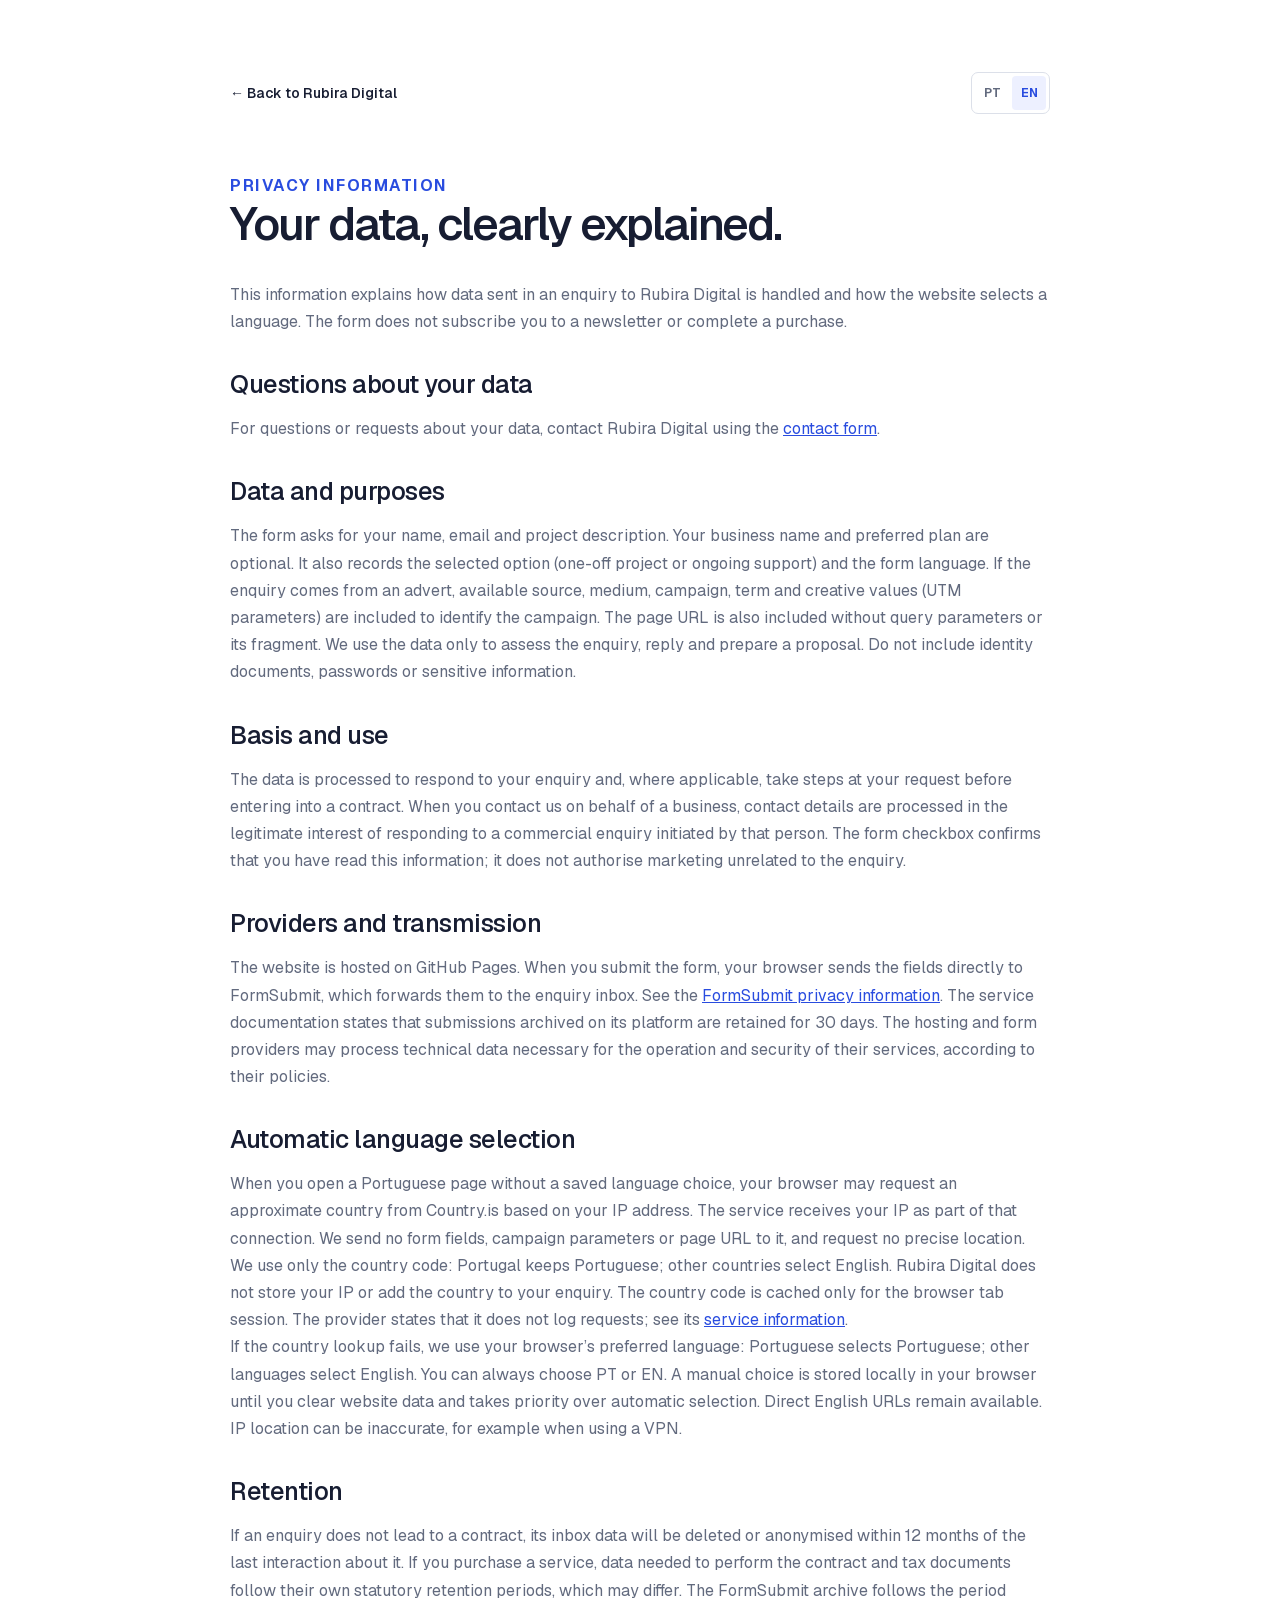
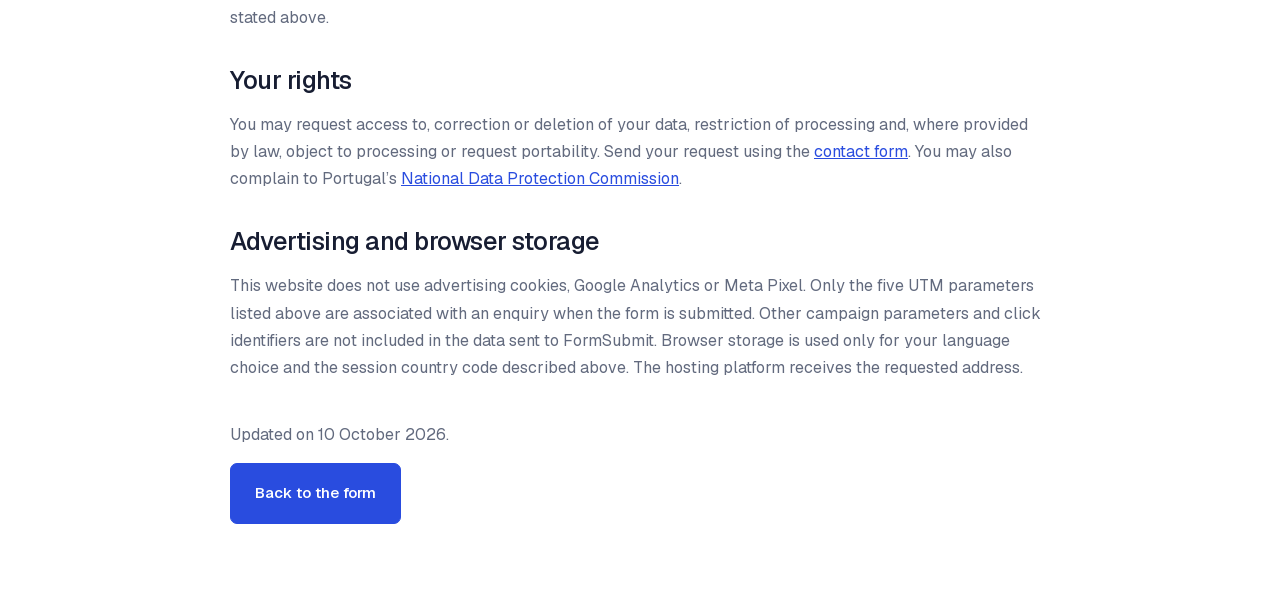
<file: privacidade/index.html>
<!DOCTYPE html><html lang="pt-PT"><head><meta charSet="utf-8"/><meta name="viewport" content="width=device-width, initial-scale=1"/><link rel="stylesheet" href="/_next/static/css/document.ClbbW5en.css" data-rsc-css-href="/_next/static/css/document.ClbbW5en.css" data-precedence="vite-rsc/importer-resources"/><link rel="modulepreload" fetchPriority="low" href="/_next/static/chunks/index-CjxMIjbk.js"/><script src="/_next/static/chunks/rolldown-runtime-hePW80VL.js" type="module" async=""></script><script src="/_next/static/chunks/framework-DTZGTDtF.js" type="module" async=""></script><script src="/_next/static/chunks/vinext-CIROFUfx.js" type="module" async=""></script><link rel="modulepreload" href="/_next/static/chunks/layout-segment-context-DrNy4ASI.js" crossorigin=""/><link rel="modulepreload" href="/_next/static/chunks/language-control-CVqU1-Yv.js" crossorigin=""/><title>Privacidade — Rubira Digital</title><meta name="description" content="Como a Rubira Digital trata os dados dos pedidos, das campanhas e da seleção automática de idioma."/><meta name="robots" content="index, follow"/><meta property="og:title" content="Privacidade — Rubira Digital"/><meta property="og:description" content="Como a Rubira Digital trata os dados dos pedidos, das campanhas e da seleção automática de idioma."/><meta property="og:url" content="https://rubiradigital.pt/privacidade/"/><meta property="og:site_name" content="Rubira Digital"/><meta property="og:type" content="website"/><meta property="og:locale" content="pt_PT"/><meta name="twitter:card" content="summary"/><meta name="twitter:title" content="Privacidade — Rubira Digital"/><meta name="twitter:description" content="Como a Rubira Digital trata os dados dos pedidos, das campanhas e da seleção automática de idioma."/><link rel="shortcut icon" href="/favicon.ico"/><link rel="icon" href="/favicon.svg" type="image/svg+xml"/><link rel="icon" href="/favicon-32.png" type="image/png" sizes="32x32"/><link rel="apple-touch-icon" href="/apple-touch-icon.png" type="image/png" sizes="180x180"/><link rel="canonical" href="https://rubiradigital.pt/privacidade/"/><link rel="alternate" hrefLang="pt-PT" href="https://rubiradigital.pt/privacidade/"/><link rel="alternate" hrefLang="en" href="https://rubiradigital.pt/en/privacy/"/><link rel="alternate" hrefLang="x-default" href="https://rubiradigital.pt/privacidade/"/><script>Object.assign(((self[Symbol.for("vinext.navigationRuntime")]??={bootstrap:{routeManifest:null},functions:{}}).bootstrap.rsc??={rsc:[]}),{params:{},nav:{"pathname":"/privacidade/","searchParams":[]},searchParamsFromBrowser:true})</script><link rel="modulepreload" href="/_next/static/chunks/index-CjxMIjbk.js" />
<link rel="preload" href="/_next/static/_vinext_fonts/geist-8ac0455e797f/geist-98bbbccb.woff2" as="font" type="font/woff2" crossorigin />
<link rel="preload" href="/_next/static/_vinext_fonts/geist-mono-00e989178794/geist-mono-013b2f2f.woff2" as="font" type="font/woff2" crossorigin />
<style data-vinext-fonts>/* cyrillic-ext */
@font-face {
  font-family: 'Geist';
  font-style: normal;
  font-weight: 100 900;
  font-display: swap;
  src: url(/_next/static/_vinext_fonts/geist-8ac0455e797f/geist-ff2310f5.woff2) format('woff2');
  unicode-range: U+0460-052F, U+1C80-1C8A, U+20B4, U+2DE0-2DFF, U+A640-A69F, U+FE2E-FE2F;
}
/* cyrillic */
@font-face {
  font-family: 'Geist';
  font-style: normal;
  font-weight: 100 900;
  font-display: swap;
  src: url(/_next/static/_vinext_fonts/geist-8ac0455e797f/geist-875ccdd4.woff2) format('woff2');
  unicode-range: U+0301, U+0400-045F, U+0490-0491, U+04B0-04B1, U+2116;
}
/* vietnamese */
@font-face {
  font-family: 'Geist';
  font-style: normal;
  font-weight: 100 900;
  font-display: swap;
  src: url(/_next/static/_vinext_fonts/geist-8ac0455e797f/geist-52306abf.woff2) format('woff2');
  unicode-range: U+0102-0103, U+0110-0111, U+0128-0129, U+0168-0169, U+01A0-01A1, U+01AF-01B0, U+0300-0301, U+0303-0304, U+0308-0309, U+0323, U+0329, U+1EA0-1EF9, U+20AB;
}
/* latin-ext */
@font-face {
  font-family: 'Geist';
  font-style: normal;
  font-weight: 100 900;
  font-display: swap;
  src: url(/_next/static/_vinext_fonts/geist-8ac0455e797f/geist-001175b1.woff2) format('woff2');
  unicode-range: U+0100-02BA, U+02BD-02C5, U+02C7-02CC, U+02CE-02D7, U+02DD-02FF, U+0304, U+0308, U+0329, U+1D00-1DBF, U+1E00-1E9F, U+1EF2-1EFF, U+2020, U+20A0-20AB, U+20AD-20C0, U+2113, U+2C60-2C7F, U+A720-A7FF;
}
/* latin */
@font-face {
  font-family: 'Geist';
  font-style: normal;
  font-weight: 100 900;
  font-display: swap;
  src: url(/_next/static/_vinext_fonts/geist-8ac0455e797f/geist-98bbbccb.woff2) format('woff2');
  unicode-range: U+0000-00FF, U+0131, U+0152-0153, U+02BB-02BC, U+02C6, U+02DA, U+02DC, U+0304, U+0308, U+0329, U+2000-206F, U+20AC, U+2122, U+2191, U+2193, U+2212, U+2215, U+FEFF, U+FFFD;
}

@font-face {
  font-family: 'Geist Fallback';
  src: local("Arial");
  ascent-override: 95.94%;
  descent-override: 28.16%;
  line-gap-override: 0.00%;
  size-adjust: 104.76%;
}

.__font_geist_19ysh9d { font-family: 'Geist', 'Geist Fallback'; font-style: normal; }

.__variable_geist_19ysh9d { --font-geist-sans: 'Geist', 'Geist Fallback'; }

/* cyrillic-ext */
@font-face {
  font-family: 'Geist Mono';
  font-style: normal;
  font-weight: 100 900;
  font-display: swap;
  src: url(/_next/static/_vinext_fonts/geist-mono-00e989178794/geist-mono-f6b33328.woff2) format('woff2');
  unicode-range: U+0460-052F, U+1C80-1C8A, U+20B4, U+2DE0-2DFF, U+A640-A69F, U+FE2E-FE2F;
}
/* cyrillic */
@font-face {
  font-family: 'Geist Mono';
  font-style: normal;
  font-weight: 100 900;
  font-display: swap;
  src: url(/_next/static/_vinext_fonts/geist-mono-00e989178794/geist-mono-44e03052.woff2) format('woff2');
  unicode-range: U+0301, U+0400-045F, U+0490-0491, U+04B0-04B1, U+2116;
}
/* symbols2 */
@font-face {
  font-family: 'Geist Mono';
  font-style: normal;
  font-weight: 100 900;
  font-display: swap;
  src: url(/_next/static/_vinext_fonts/geist-mono-00e989178794/geist-mono-0638449e.woff2) format('woff2');
  unicode-range: U+2000-2001, U+2004-2008, U+200A, U+23B8-23BD, U+2500-259F;
}
/* vietnamese */
@font-face {
  font-family: 'Geist Mono';
  font-style: normal;
  font-weight: 100 900;
  font-display: swap;
  src: url(/_next/static/_vinext_fonts/geist-mono-00e989178794/geist-mono-971fb274.woff2) format('woff2');
  unicode-range: U+0102-0103, U+0110-0111, U+0128-0129, U+0168-0169, U+01A0-01A1, U+01AF-01B0, U+0300-0301, U+0303-0304, U+0308-0309, U+0323, U+0329, U+1EA0-1EF9, U+20AB;
}
/* latin-ext */
@font-face {
  font-family: 'Geist Mono';
  font-style: normal;
  font-weight: 100 900;
  font-display: swap;
  src: url(/_next/static/_vinext_fonts/geist-mono-00e989178794/geist-mono-44745446.woff2) format('woff2');
  unicode-range: U+0100-02BA, U+02BD-02C5, U+02C7-02CC, U+02CE-02D7, U+02DD-02FF, U+0304, U+0308, U+0329, U+1D00-1DBF, U+1E00-1E9F, U+1EF2-1EFF, U+2020, U+20A0-20AB, U+20AD-20C0, U+2113, U+2C60-2C7F, U+A720-A7FF;
}
/* latin */
@font-face {
  font-family: 'Geist Mono';
  font-style: normal;
  font-weight: 100 900;
  font-display: swap;
  src: url(/_next/static/_vinext_fonts/geist-mono-00e989178794/geist-mono-013b2f2f.woff2) format('woff2');
  unicode-range: U+0000-00FF, U+0131, U+0152-0153, U+02BB-02BC, U+02C6, U+02DA, U+02DC, U+0304, U+0308, U+0329, U+2000-206F, U+20AC, U+2122, U+2191, U+2193, U+2212, U+2215, U+FEFF, U+FFFD;
}

@font-face {
  font-family: 'Geist Mono Fallback';
  src: local("Arial");
  ascent-override: 74.67%;
  descent-override: 21.92%;
  line-gap-override: 0.00%;
  size-adjust: 134.59%;
}

.__font_geist_mono_1001rt9 { font-family: 'Geist Mono', 'Geist Mono Fallback'; font-style: normal; }

.__variable_geist_mono_1001rt9 { --font-geist-mono: 'Geist Mono', 'Geist Mono Fallback'; }
</style>
</head><body class="__variable_geist_19ysh9d __variable_geist_mono_1001rt9 antialiased"><script type="application/ld+json">{"@context":"https://schema.org","@type":"Organization","name":"Rubira Digital","url":"https://rubiradigital.pt/","description":"Criação de websites para negócios."}</script><main class="privacy-page shell"><div class="privacy-toolbar"><a class="text-link" href="/">← Voltar à Rubira Digital</a><nav class="language-switch" aria-label="Idioma"><a href="/privacidade/" hrefLang="pt-PT" lang="pt-PT" aria-label="Português" aria-current="page">PT</a><a href="/en/privacy/" hrefLang="en" lang="en" aria-label="English">EN</a></nav></div><p class="eyebrow">INFORMAÇÃO DE PRIVACIDADE</p><h1>Os teus dados, com clareza.</h1><p>Esta informação explica como são tratados os dados enviados num pedido de proposta à Rubira Digital e como o site escolhe o idioma. O formulário não subscreve uma newsletter nem conclui uma compra.</p><h2>Contacto sobre os teus dados</h2><p>Para questões ou pedidos sobre os teus dados, contacta a Rubira Digital através do <a href="/#contacto">formulário de contacto</a>.</p><h2>Dados e finalidades</h2><p>O formulário pede o teu nome, email e descrição do projeto. O nome do negócio e o plano pretendido são opcionais. Também regista a modalidade escolhida (projeto único ou acompanhamento) e o idioma do formulário. Se o pedido vier de um anúncio, os valores disponíveis de origem, meio, campanha, termo e criativo (parâmetros UTM) acompanham o pedido para identificar a campanha; o URL da página também segue sem parâmetros de pesquisa ou fragmento. Usamos os dados apenas para analisar o pedido, responder e preparar uma proposta. Não incluas documentos de identificação, palavras-passe ou informação sensível.</p><h2>Fundamento e utilização</h2><p>Os dados são tratados para responder ao pedido e, quando aplicável, tomar medidas a teu pedido antes da celebração de um contrato. Quando contactas em representação de uma empresa, os dados de contacto são tratados no interesse legítimo de responder a um pedido comercial que a própria pessoa iniciou. A caixa do formulário confirma que leste esta informação; não autoriza marketing não relacionado com o pedido.</p><h2>Fornecedores e transmissão</h2><p>O website é alojado no GitHub Pages. Quando envias o formulário, o navegador transmite os campos diretamente ao FormSubmit, que os encaminha para a caixa de correio usada para receber pedidos. Consulta as <a href="https://formsubmit.co/privacy.pdf" target="_blank" rel="noopener noreferrer">informações de privacidade do FormSubmit</a>; a documentação do serviço indica que as submissões arquivadas na plataforma são conservadas durante 30 dias. O alojamento e o fornecedor do formulário podem tratar dados técnicos necessários à operação e segurança dos respetivos serviços, de acordo com as suas políticas.</p><h2>Seleção automática de idioma</h2><p>Ao abrir uma página portuguesa sem uma escolha de idioma guardada, o navegador pode consultar o país aproximado do IP através de Country.is. O serviço recebe o IP como parte dessa ligação. Não enviamos campos do formulário, parâmetros de campanha ou o URL da página, nem pedimos localização precisa. Usamos apenas o código de país: Portugal mantém português; outros países selecionam inglês. A Rubira Digital não guarda o IP nem associa o país ao pedido. O código de país fica guardado apenas durante a sessão do separador. O fornecedor declara não registar os pedidos; consulta a sua <a href="https://country.is/" target="_blank" rel="noopener noreferrer">informação do serviço</a>.</p><p>Se a consulta do país falhar, usamos o idioma preferido do navegador: português seleciona português; outros idiomas selecionam inglês. Podes escolher sempre PT ou EN. A escolha manual fica guardada localmente no navegador até eliminares os dados do site e tem prioridade sobre a seleção automática. Os endereços diretos em inglês continuam disponíveis. A localização do IP pode estar incorreta, por exemplo ao usar uma VPN.</p><h2>Conservação</h2><p>Se o pedido não se transformar num contrato, os dados na caixa de correio serão eliminados ou anonimizados até 12 meses após a última interação sobre esse pedido. Se contratares um serviço, os dados necessários à execução do contrato e os documentos fiscais seguem os prazos legais próprios, que podem ser diferentes. O arquivo do FormSubmit tem o prazo indicado acima.</p><h2>Os teus direitos</h2><p>Podes pedir acesso, retificação ou apagamento dos dados, a limitação do tratamento e, nos casos previstos na lei, opor-te ao tratamento ou pedir a portabilidade. Envia o teu pedido através do <a href="/#contacto">formulário de contacto</a>. Também podes apresentar reclamação à <a href="https://www.cnpd.pt/" target="_blank" rel="noopener noreferrer">Comissão Nacional de Proteção de Dados</a>.</p><h2>Publicidade e armazenamento no navegador</h2><p>Este website não usa cookies de publicidade, Google Analytics ou Meta Pixel. Apenas os cinco parâmetros UTM indicados acima são associados ao pedido quando o formulário é enviado. Outros parâmetros de campanha e identificadores de clique não são incluídos nos dados enviados ao FormSubmit. O armazenamento no navegador é usado apenas para a escolha de idioma e o código de país da sessão descritos acima. A plataforma de alojamento recebe o endereço solicitado.</p><p class="privacy-date">Atualizado em 10 de outubro de 2026.</p><a class="button" href="/#contacto">Voltar ao formulário</a></main><script type="module" src="/_next/static/chunks/index-CjxMIjbk.js" id="_R_" async=""></script><script>((self[Symbol.for("vinext.navigationRuntime")]??={bootstrap:{routeManifest:null},functions:{}}).bootstrap.rsc??={rsc:[]}).rsc.push("0:{\"page:/privacidade/\":\"$L1\",\"layout:/(pt)\":\"$L2\",\"route:/privacidade/\":\"$L3\",\"__route\":\"route:/privacidade/\",\"__interceptionContext\":null,\"__layoutIds\":[\"layout:/(pt)\"],\"__rootLayout\":\"/(pt)\",\"__bfcacheSegmentIdentities\":{\"layout:/(pt)\":\"[\\\"layout\\\",\\\"layout:/(pt)\\\",\\\"root-boundary:/(pt)\\\",\\\"\\\"]\",\"page:/privacidade/\":\"[\\\"page\\\",\\\"page:/privacidade\\\",\\\"root-boundary:/(pt)\\\",\\\"[\\\\\\\"privacidade\\\\\\\"]\\\"]\"},\"__srcPage\":[\"(pt)\",\"privacidade\",\"page\"],\"__layoutFlags\":{\"layout:/(pt)\":\"s\"},\"__artifactCompatibility\":{\"schemaVersion\":1,\"graphVersion\":\"app-route-graph:fc2b1c40d09ca210\",\"deploymentVersion\":\"52b9ebcb6603f38c60bd7a220771f05b\",\"appElementsSchemaVersion\":1,\"rscPayloadSchemaVersion\":1,\"rootBoundaryId\":\"/(pt)\",\"renderEpoch\":null}}\n")</script><script>((self[Symbol.for("vinext.navigationRuntime")]??={bootstrap:{routeManifest:null},functions:{}}).bootstrap.rsc??={rsc:[]}).rsc.push("4:I[\"5cc9a21bef65\",[],\"LanguageDetection\",1]\n")</script><script>((self[Symbol.for("vinext.navigationRuntime")]??={bootstrap:{routeManifest:null},functions:{}}).bootstrap.rsc??={rsc:[]}).rsc.push("5:I[\"8c0f216c4604\",[],\"Children\",1]\n")</script><script>((self[Symbol.for("vinext.navigationRuntime")]??={bootstrap:{routeManifest:null},functions:{}}).bootstrap.rsc??={rsc:[]}).rsc.push("6:I[\"593f344dc510\",[],\"GlobalErrorBoundary\",1]\n")</script><script>((self[Symbol.for("vinext.navigationRuntime")]??={bootstrap:{routeManifest:null},functions:{}}).bootstrap.rsc??={rsc:[]}).rsc.push("7:I[\"0b874ad30386\",[],\"default\",1]\n")</script><script>((self[Symbol.for("vinext.navigationRuntime")]??={bootstrap:{routeManifest:null},functions:{}}).bootstrap.rsc??={rsc:[]}).rsc.push("8:I[\"593f344dc510\",[],\"ErrorBoundary\",1]\n")</script><script>((self[Symbol.for("vinext.navigationRuntime")]??={bootstrap:{routeManifest:null},functions:{}}).bootstrap.rsc??={rsc:[]}).rsc.push("9:I[\"15c18cfaeeff\",[],\"LayoutSegmentProvider\",1]\n")</script><script>((self[Symbol.for("vinext.navigationRuntime")]??={bootstrap:{routeManifest:null},functions:{}}).bootstrap.rsc??={rsc:[]}).rsc.push("a:I[\"8c0f216c4604\",[],\"Slot\",1]\n")</script><script>((self[Symbol.for("vinext.navigationRuntime")]??={bootstrap:{routeManifest:null},functions:{}}).bootstrap.rsc??={rsc:[]}).rsc.push("b:I[\"593f344dc510\",[],\"NotFoundBoundary\",1]\n")</script><script>((self[Symbol.for("vinext.navigationRuntime")]??={bootstrap:{routeManifest:null},functions:{}}).bootstrap.rsc??={rsc:[]}).rsc.push("c:I[\"9276801271d6\",[],\"AppRouterScrollTarget\",1]\n")</script><script>((self[Symbol.for("vinext.navigationRuntime")]??={bootstrap:{routeManifest:null},functions:{}}).bootstrap.rsc??={rsc:[]}).rsc.push("d:I[\"593f344dc510\",[],\"RedirectBoundary\",1]\n")</script><script>((self[Symbol.for("vinext.navigationRuntime")]??={bootstrap:{routeManifest:null},functions:{}}).bootstrap.rsc??={rsc:[]}).rsc.push(":HL[\"/_next/static/css/document.ClbbW5en.css\",\"style\"     ]\n")</script><script>((self[Symbol.for("vinext.navigationRuntime")]??={bootstrap:{routeManifest:null},functions:{}}).bootstrap.rsc??={rsc:[]}).rsc.push("2:[[[\"$\",\"link\",\"css:/_next/static/css/document.ClbbW5en.css\",{\"rel\":\"stylesheet\",\"precedence\":\"vite-rsc/importer-resources\",\"href\":\"/_next/static/css/document.ClbbW5en.css\",\"data-rsc-css-href\":\"/_next/static/css/document.ClbbW5en.css\"}],\"$undefined\"],[\"$\",\"html\",null,{\"lang\":\"pt-PT\",\"children\":[\"$\",\"body\",null,{\"className\":\"__variable_geist_19ysh9d __variable_geist_mono_1001rt9 antialiased\",\"children\":[[\"$\",\"script\",null,{\"type\":\"application/ld+json\",\"dangerouslySetInnerHTML\":{\"__html\":\"{\\\"@context\\\":\\\"https://schema.org\\\",\\\"@type\\\":\\\"Organization\\\",\\\"name\\\":\\\"Rubira Digital\\\",\\\"url\\\":\\\"https://rubiradigital.pt/\\\",\\\"description\\\":\\\"Criação de websites para negócios.\\\"}\"}}],[\"$\",\"$L4\",null,{\"locale\":\"pt\"}],[\"$\",\"$L5\",null,{}]]}]}]]\n")</script><script>((self[Symbol.for("vinext.navigationRuntime")]??={bootstrap:{routeManifest:null},functions:{}}).bootstrap.rsc??={rsc:[]}).rsc.push("3:[[[\"$\",\"meta\",null,{\"charSet\":\"utf-8\"}],[[\"$\",\"title\",\"0\",{\"children\":\"Privacidade — Rubira Digital\"}],[\"$\",\"meta\",\"1\",{\"name\":\"description\",\"content\":\"Como a Rubira Digital trata os dados dos pedidos, das campanhas e da seleção automática de idioma.\"}],[\"$\",\"meta\",\"2\",{\"name\":\"robots\",\"content\":\"index, follow\"}],[\"$\",\"meta\",\"3\",{\"property\":\"og:title\",\"content\":\"Privacidade — Rubira Digital\"}],[\"$\",\"meta\",\"4\",{\"property\":\"og:description\",\"content\":\"Como a Rubira Digital trata os dados dos pedidos, das campanhas e da seleção automática de idioma.\"}],[\"$\",\"meta\",\"5\",{\"property\":\"og:url\",\"content\":\"https://rubiradigital.pt/privacidade/\"}],[\"$\",\"meta\",\"6\",{\"property\":\"og:site_name\",\"content\":\"Rubira Digital\"}],[\"$\",\"meta\",\"7\",{\"property\":\"og:type\",\"content\":\"website\"}],[\"$\",\"meta\",\"8\",{\"property\":\"og:locale\",\"content\":\"pt_PT\"}],[\"$\",\"meta\",\"9\",{\"name\":\"twitter:card\",\"content\":\"summary\"}],[\"$\",\"meta\",\"10\",{\"name\":\"twitter:title\",\"content\":\"Privacidade — Rubira Digital\"}],[\"$\",\"meta\",\"11\",{\"name\":\"twitter:description\",\"content\":\"Como a Rubira Digital trata os dados dos pedidos, das campanhas e da seleção automática de idioma.\"}],[\"$\",\"link\",\"12\",{\"data-vinext-streamed-icon\":\"$undefined\",\"rel\":\"shortcut icon\",\"href\":\"/favicon.ico\",\"type\":\"$undefined\",\"sizes\":\"$undefined\",\"color\":\"$undefined\",\"media\":\"$undefined\",\"fetchPriority\":\"$undefined\"}],[\"$\",\"link\",\"13\",{\"data-vinext-streamed-icon\":\"$undefined\",\"rel\":\"icon\",\"href\":\"/favicon.svg\",\"type\":\"image/svg+xml\",\"sizes\":\"$undefined\",\"color\":\"$undefined\",\"media\":\"$undefined\",\"fetchPriority\":\"$undefined\"}],[\"$\",\"link\",\"14\",{\"data-vinext-streamed-icon\":\"$undefined\",\"rel\":\"icon\",\"href\":\"/favicon-32.png\",\"type\":\"image/png\",\"sizes\":\"32x32\",\"color\":\"$undefined\",\"media\":\"$undefined\",\"fetchPriority\":\"$undefined\"}],[\"$\",\"link\",\"15\",{\"data-vinext-streamed-icon\":\"$undefined\",\"rel\":\"apple-touch-icon\",\"href\":\"/apple-touch-icon.png\",\"type\":\"image/png\",\"sizes\":\"180x180\",\"color\":\"$undefined\",\"media\":\"$undefined\",\"fetchPriority\":\"$undefined\"}],[\"$\",\"link\",\"16\",{\"rel\":\"canonical\",\"href\":\"https://rubiradigital.pt/privacidade/\"}],[\"$\",\"link\",\"17\",{\"rel\":\"alternate\",\"hrefLang\":\"pt-PT\",\"href\":\"https://rubiradigital.pt/privacidade/\"}],[\"$\",\"link\",\"18\",{\"rel\":\"alternate\",\"hrefLang\":\"en\",\"href\":\"https://rubiradigital.pt/en/privacy/\"}],[\"$\",\"link\",\"19\",{\"rel\":\"alternate\",\"hrefLang\":\"x-default\",\"href\":\"https://rubiradigital.pt/privacidade/\"}]],[[\"$\",\"meta\",\"0\",{\"name\":\"viewport\",\"content\":\"width=device-width, initial-scale=1\"}]]],[\"$\",\"$L6\",null,{\"fallback\":\"$7\",\"children\":[\"$\",\"$L8\",null,{\"fallback\":\"$7\",\"children\":[\"$\",\"$L9\",null,{\"providerId\":\"layout:/(pt)\",\"segmentMap\":{\"children\":[\"privacidade\"]},\"children\":[\"$\",\"$La\",null,{\"id\":\"layout:/(pt)\",\"parallelSlots\":\"$undefined\",\"children\":[\"$\",\"$Lb\",null,{\"resetKey\":\"privacidade\",\"fallback\":[[\"$\",\"title\",null,{\"children\":\"404: This page could not be found.\"}],[\"$\",\"div\",null,{\"style\":{\"fontFamily\":\"system-ui,\\\"Segoe UI\\\",Roboto,Helvetica,Arial,sans-serif,\\\"Apple Color Emoji\\\",\\\"Segoe UI Emoji\\\"\",\"height\":\"100vh\",\"textAlign\":\"center\",\"display\":\"flex\",\"flexDirection\":\"column\",\"alignItems\":\"center\",\"justifyContent\":\"center\"},\"children\":[\"$\",\"div\",null,{\"children\":[[\"$\",\"style\",null,{\"dangerouslySetInnerHTML\":{\"__html\":\"body{color:#000;background:#fff;margin:0}.next-error-h1{border-right:1px solid rgba(0,0,0,.3)}@media (prefers-color-scheme:dark){body{color:#fff;background:#000}.next-error-h1{border-right:1px solid rgba(255,255,255,.3)}}\"}}],[\"$\",\"h1\",null,{\"className\":\"next-error-h1\",\"style\":{\"display\":\"inline-block\",\"margin\":\"0 20px 0 0\",\"padding\":\"0 23px 0 0\",\"fontSize\":24,\"fontWeight\":500,\"verticalAlign\":\"top\",\"lineHeight\":\"49px\"},\"children\":404}],[\"$\",\"div\",null,{\"style\":{\"display\":\"inline-block\"},\"children\":[\"$\",\"h2\",null,{\"style\":{\"fontSize\":14,\"fontWeight\":400,\"lineHeight\":\"49px\",\"margin\":0},\"children\":\"This page could not be found.\"}]}]]}]}]],\"children\":[\"$\",\"$Lc\",null,{\"children\":[\"$\",\"$Ld\",null,{\"children\":[[\"$\",\"$L9\",null,{\"providerId\":\"page:/privacidade/\",\"segmentMap\":{\"children\":[\"__PAGE__\"]},\"children\":[\"$\",\"$La\",null,{\"id\":\"page:/privacidade/\"}]}],null]}]}]}]}]}]}]}],null,null]\n")</script><script>((self[Symbol.for("vinext.navigationRuntime")]??={bootstrap:{routeManifest:null},functions:{}}).bootstrap.rsc??={rsc:[]}).rsc.push("e:I[\"5cc9a21bef65\",[],\"default\",1]\n")</script><script>((self[Symbol.for("vinext.navigationRuntime")]??={bootstrap:{routeManifest:null},functions:{}}).bootstrap.rsc??={rsc:[]}).rsc.push("1:[\"$\",\"main\",null,{\"className\":\"privacy-page shell\",\"children\":[[\"$\",\"div\",null,{\"className\":\"privacy-toolbar\",\"children\":[[\"$\",\"a\",null,{\"className\":\"text-link\",\"href\":\"/\",\"children\":\"← Voltar à Rubira Digital\"}],[\"$\",\"$Le\",null,{\"locale\":\"pt\",\"privacy\":true}]]}],[\"$\",\"p\",null,{\"className\":\"eyebrow\",\"children\":\"INFORMAÇÃO DE PRIVACIDADE\"}],[\"$\",\"h1\",null,{\"children\":\"Os teus dados, com clareza.\"}],[\"$\",\"p\",null,{\"children\":\"Esta informação explica como são tratados os dados enviados num pedido de proposta à Rubira Digital e como o site escolhe o idioma. O formulário não subscreve uma newsletter nem conclui uma compra.\"}],[\"$\",\"h2\",null,{\"children\":\"Contacto sobre os teus dados\"}],[\"$\",\"p\",null,{\"children\":[\"Para questões ou pedidos sobre os teus dados, contacta a Rubira Digital através do \",[\"$\",\"a\",null,{\"href\":\"/#contacto\",\"children\":\"formulário de contacto\"}],\".\"]}],[\"$\",\"h2\",null,{\"children\":\"Dados e finalidades\"}],[\"$\",\"p\",null,{\"children\":\"O formulário pede o teu nome, email e descrição do projeto. O nome do negócio e o plano pretendido são opcionais. Também regista a modalidade escolhida (projeto único ou acompanhamento) e o idioma do formulário. Se o pedido vier de um anúncio, os valores disponíveis de origem, meio, campanha, termo e criativo (parâmetros UTM) acompanham o pedido para identificar a campanha; o URL da página também segue sem parâmetros de pesquisa ou fragmento. Usamos os dados apenas para analisar o pedido, responder e preparar uma proposta. Não incluas documentos de identificação, palavras-passe ou informação sensível.\"}],[\"$\",\"h2\",null,{\"children\":\"Fundamento e utilização\"}],[\"$\",\"p\",null,{\"children\":\"Os dados são tratados para responder ao pedido e, quando aplicável, tomar medidas a teu pedido antes da celebração de um contrato. Quando contactas em representação de uma empresa, os dados de contacto são tratados no interesse legítimo de responder a um pedido comercial que a própria pessoa iniciou. A caixa do formulário confirma que leste esta informação; não autoriza marketing não relacionado com o pedido.\"}],[\"$\",\"h2\",null,{\"children\":\"Fornecedores e transmissão\"}],[\"$\",\"p\",null,{\"children\":[\"O website é alojado no GitHub Pages. Quando envias o formulário, o navegador transmite os campos diretamente ao FormSubmit, que os encaminha para a caixa de correio usada para receber pedidos. Consulta as \",[\"$\",\"a\",null,{\"href\":\"https://formsubmit.co/privacy.pdf\",\"target\":\"_blank\",\"rel\":\"noopener noreferrer\",\"children\":\"informações de privacidade do FormSubmit\"}],\"; a documentação do serviço indica que as submissões arquivadas na plataforma são conservadas durante 30 dias. O alojamento e o fornecedor do formulário podem tratar dados técnicos necessários à operação e segurança dos respetivos serviços, de acordo com as suas políticas.\"]}],[\"$\",\"h2\",null,{\"children\":\"Seleção automática de idioma\"}],[\"$\",\"p\",null,{\"children\":[\"Ao abrir uma página portuguesa sem uma escolha de idioma guardada, o navegador pode consultar o país aproximado do IP através de Country.is. O serviço recebe o IP como parte dessa ligação. Não enviamos campos do formulário, parâmetros de campanha ou o URL da página, nem pedimos localização precisa. Usamos apenas o código de país: Portugal mantém português; outros países selecionam inglês. A Rubira Digital não guarda o IP nem associa o país ao pedido. O código de país fica guardado apenas durante a sessão do separador. O fornecedor declara não registar os pedidos; consulta a sua \",[\"$\",\"a\",null,{\"href\":\"https://country.is/\",\"target\":\"_blank\",\"rel\":\"noopener noreferrer\",\"children\":\"informação do serviço\"}],\".\"]}],[\"$\",\"p\",null,{\"children\":\"Se a consulta do país falhar, usamos o idioma preferido do navegador: português seleciona português; outros idiomas selecionam inglês. Podes escolher sempre PT ou EN. A escolha manual fica guardada localmente no navegador até eliminares os dados do site e tem prioridade sobre a seleção automática. Os endereços diretos em inglês continuam disponíveis. A localização do IP pode estar incorreta, por exemplo ao usar uma VPN.\"}],\"$Lf\",\"$L10\",\"$L11\",\"$L12\",\"$L13\",\"$L14\",\"$L15\",\"$L16\"]}]\n")</script><script>((self[Symbol.for("vinext.navigationRuntime")]??={bootstrap:{routeManifest:null},functions:{}}).bootstrap.rsc??={rsc:[]}).rsc.push("f:[\"$\",\"h2\",null,{\"children\":\"Conservação\"}]\n")</script><script>((self[Symbol.for("vinext.navigationRuntime")]??={bootstrap:{routeManifest:null},functions:{}}).bootstrap.rsc??={rsc:[]}).rsc.push("10:[\"$\",\"p\",null,{\"children\":\"Se o pedido não se transformar num contrato, os dados na caixa de correio serão eliminados ou anonimizados até 12 meses após a última interação sobre esse pedido. Se contratares um serviço, os dados necessários à execução do contrato e os documentos fiscais seguem os prazos legais próprios, que podem ser diferentes. O arquivo do FormSubmit tem o prazo indicado acima.\"}]\n")</script><script>((self[Symbol.for("vinext.navigationRuntime")]??={bootstrap:{routeManifest:null},functions:{}}).bootstrap.rsc??={rsc:[]}).rsc.push("11:[\"$\",\"h2\",null,{\"children\":\"Os teus direitos\"}]\n")</script><script>((self[Symbol.for("vinext.navigationRuntime")]??={bootstrap:{routeManifest:null},functions:{}}).bootstrap.rsc??={rsc:[]}).rsc.push("12:[\"$\",\"p\",null,{\"children\":[\"Podes pedir acesso, retificação ou apagamento dos dados, a limitação do tratamento e, nos casos previstos na lei, opor-te ao tratamento ou pedir a portabilidade. Envia o teu pedido através do \",[\"$\",\"a\",null,{\"href\":\"/#contacto\",\"children\":\"formulário de contacto\"}],\". Também podes apresentar reclamação à \",[\"$\",\"a\",null,{\"href\":\"https://www.cnpd.pt/\",\"target\":\"_blank\",\"rel\":\"noopener noreferrer\",\"children\":\"Comissão Nacional de Proteção de Dados\"}],\".\"]}]\n")</script><script>((self[Symbol.for("vinext.navigationRuntime")]??={bootstrap:{routeManifest:null},functions:{}}).bootstrap.rsc??={rsc:[]}).rsc.push("13:[\"$\",\"h2\",null,{\"children\":\"Publicidade e armazenamento no navegador\"}]\n")</script><script>((self[Symbol.for("vinext.navigationRuntime")]??={bootstrap:{routeManifest:null},functions:{}}).bootstrap.rsc??={rsc:[]}).rsc.push("14:[\"$\",\"p\",null,{\"children\":\"Este website não usa cookies de publicidade, Google Analytics ou Meta Pixel. Apenas os cinco parâmetros UTM indicados acima são associados ao pedido quando o formulário é enviado. Outros parâmetros de campanha e identificadores de clique não são incluídos nos dados enviados ao FormSubmit. O armazenamento no navegador é usado apenas para a escolha de idioma e o código de país da sessão descritos acima. A plataforma de alojamento recebe o endereço solicitado.\"}]\n")</script><script>((self[Symbol.for("vinext.navigationRuntime")]??={bootstrap:{routeManifest:null},functions:{}}).bootstrap.rsc??={rsc:[]}).rsc.push("15:[\"$\",\"p\",null,{\"className\":\"privacy-date\",\"children\":\"Atualizado em 10 de outubro de 2026.\"}]\n")</script><script>((self[Symbol.for("vinext.navigationRuntime")]??={bootstrap:{routeManifest:null},functions:{}}).bootstrap.rsc??={rsc:[]}).rsc.push("16:[\"$\",\"a\",null,{\"className\":\"button\",\"href\":\"/#contacto\",\"children\":\"Voltar ao formulário\"}]\n")</script><script>Object.assign(((self[Symbol.for("vinext.navigationRuntime")]??={bootstrap:{routeManifest:null},functions:{}}).bootstrap.rsc??={rsc:[]}),{"initialCacheKind":"static"});((self[Symbol.for("vinext.navigationRuntime")]??={bootstrap:{routeManifest:null},functions:{}}).bootstrap.rsc??={rsc:[]}).done=true</script></body></html>
</file>
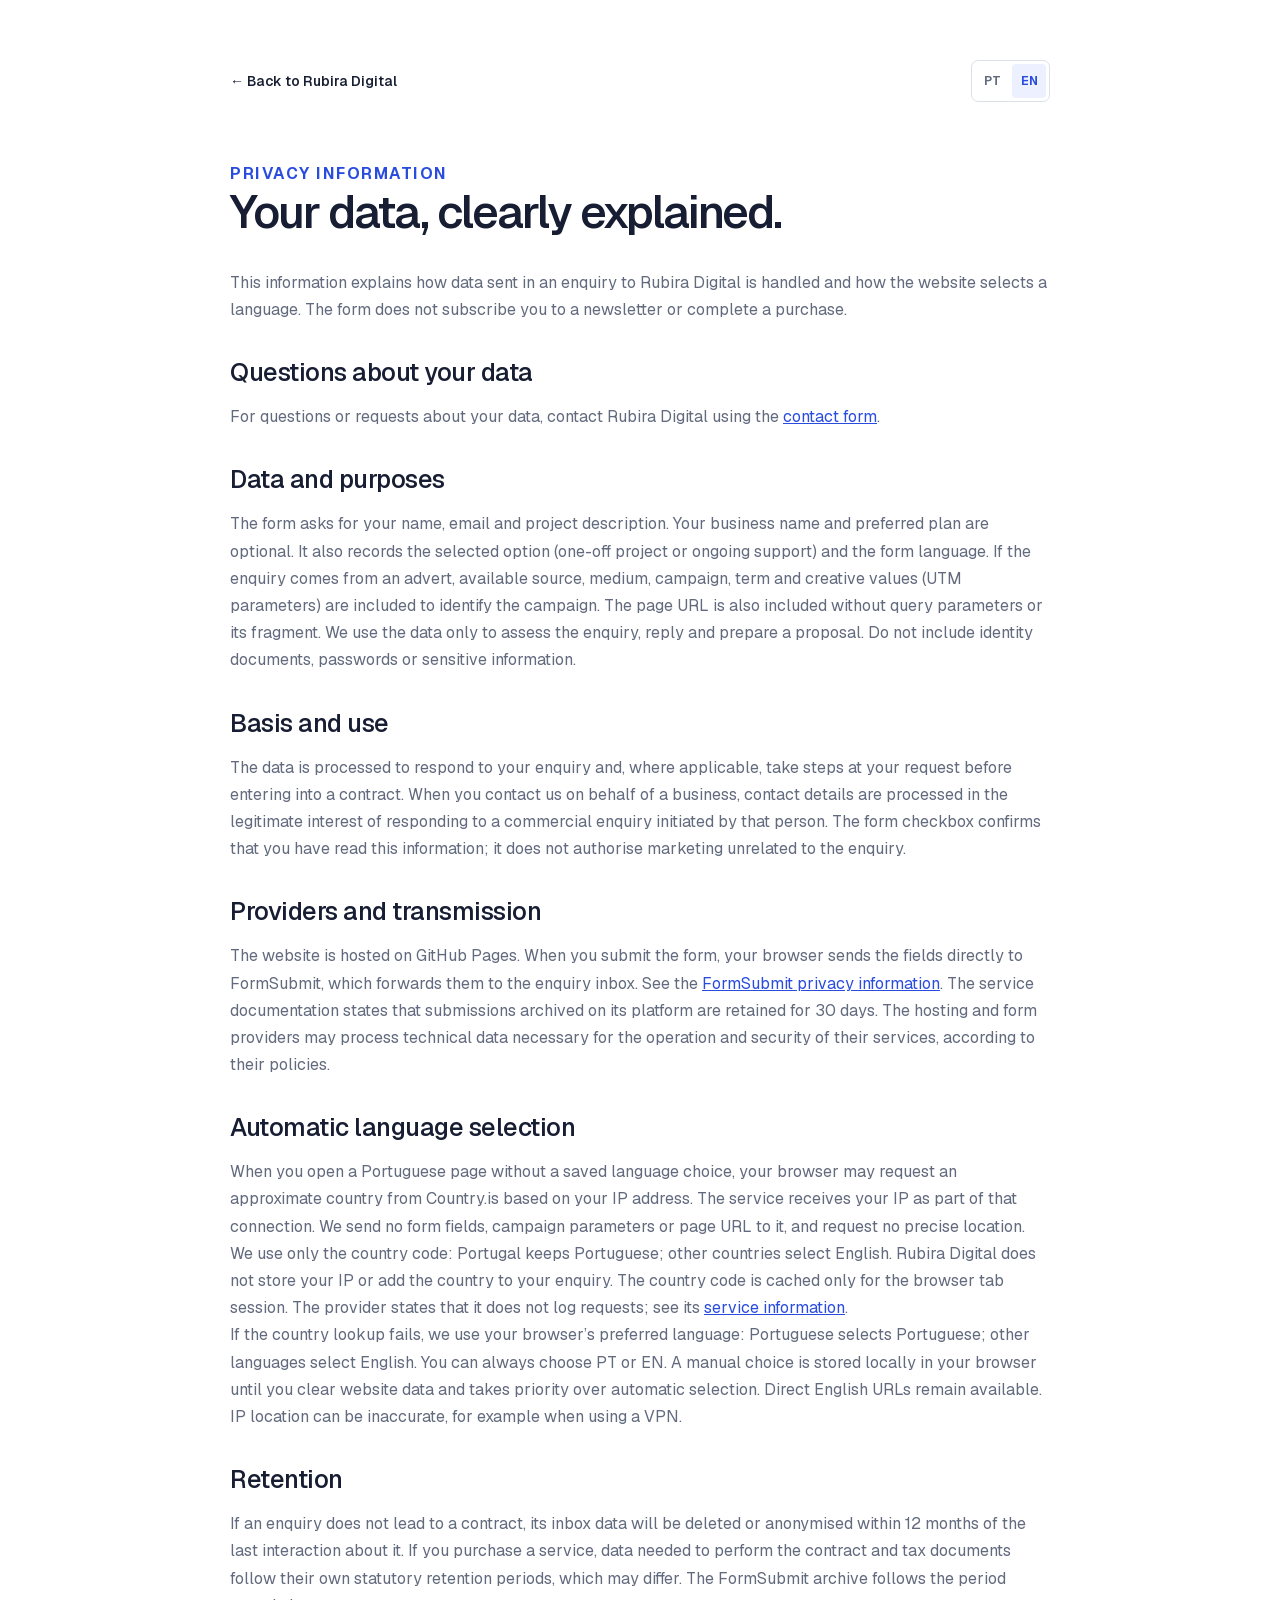
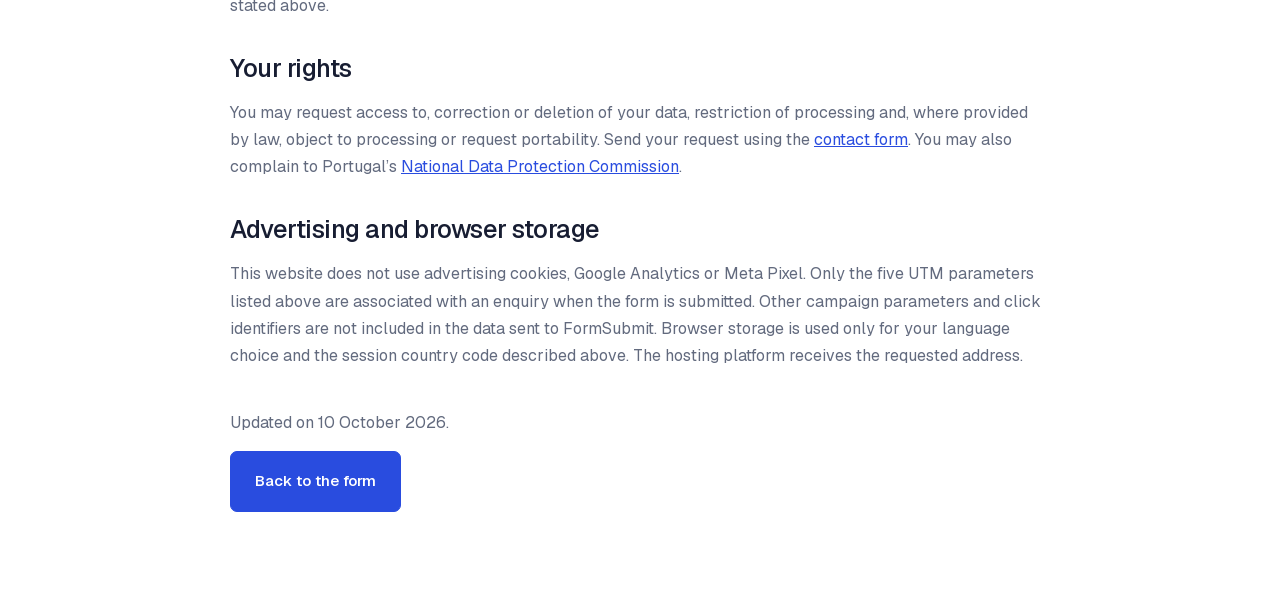
<file: en/privacy/index.html>
<!DOCTYPE html><html lang="en"><head><meta charSet="utf-8"/><meta name="viewport" content="width=device-width, initial-scale=1"/><link rel="stylesheet" href="/_next/static/css/document.ClbbW5en.css" data-rsc-css-href="/_next/static/css/document.ClbbW5en.css" data-precedence="vite-rsc/importer-resources"/><link rel="modulepreload" fetchPriority="low" href="/_next/static/chunks/index-CjxMIjbk.js"/><script src="/_next/static/chunks/rolldown-runtime-hePW80VL.js" type="module" async=""></script><script src="/_next/static/chunks/framework-DTZGTDtF.js" type="module" async=""></script><script src="/_next/static/chunks/vinext-CIROFUfx.js" type="module" async=""></script><link rel="modulepreload" href="/_next/static/chunks/layout-segment-context-DrNy4ASI.js" crossorigin=""/><link rel="modulepreload" href="/_next/static/chunks/language-control-CVqU1-Yv.js" crossorigin=""/><title>Privacy — Rubira Digital</title><meta name="description" content="How Rubira Digital handles enquiry information, campaign data and automatic language selection."/><meta name="robots" content="index, follow"/><meta property="og:title" content="Privacy — Rubira Digital"/><meta property="og:description" content="How Rubira Digital handles enquiry information, campaign data and automatic language selection."/><meta property="og:url" content="https://rubiradigital.pt/en/privacy/"/><meta property="og:site_name" content="Rubira Digital"/><meta property="og:type" content="website"/><meta property="og:locale" content="en_GB"/><meta name="twitter:card" content="summary"/><meta name="twitter:title" content="Privacy — Rubira Digital"/><meta name="twitter:description" content="How Rubira Digital handles enquiry information, campaign data and automatic language selection."/><link rel="shortcut icon" href="/favicon.ico"/><link rel="icon" href="/favicon.svg" type="image/svg+xml"/><link rel="icon" href="/favicon-32.png" type="image/png" sizes="32x32"/><link rel="apple-touch-icon" href="/apple-touch-icon.png" type="image/png" sizes="180x180"/><link rel="canonical" href="https://rubiradigital.pt/en/privacy/"/><link rel="alternate" hrefLang="pt-PT" href="https://rubiradigital.pt/privacidade/"/><link rel="alternate" hrefLang="en" href="https://rubiradigital.pt/en/privacy/"/><link rel="alternate" hrefLang="x-default" href="https://rubiradigital.pt/privacidade/"/><script>Object.assign(((self[Symbol.for("vinext.navigationRuntime")]??={bootstrap:{routeManifest:null},functions:{}}).bootstrap.rsc??={rsc:[]}),{params:{},nav:{"pathname":"/en/privacy/","searchParams":[]},searchParamsFromBrowser:true})</script><link rel="modulepreload" href="/_next/static/chunks/index-CjxMIjbk.js" />
<link rel="preload" href="/_next/static/_vinext_fonts/geist-8ac0455e797f/geist-98bbbccb.woff2" as="font" type="font/woff2" crossorigin />
<link rel="preload" href="/_next/static/_vinext_fonts/geist-mono-00e989178794/geist-mono-013b2f2f.woff2" as="font" type="font/woff2" crossorigin />
<style data-vinext-fonts>/* cyrillic-ext */
@font-face {
  font-family: 'Geist';
  font-style: normal;
  font-weight: 100 900;
  font-display: swap;
  src: url(/_next/static/_vinext_fonts/geist-8ac0455e797f/geist-ff2310f5.woff2) format('woff2');
  unicode-range: U+0460-052F, U+1C80-1C8A, U+20B4, U+2DE0-2DFF, U+A640-A69F, U+FE2E-FE2F;
}
/* cyrillic */
@font-face {
  font-family: 'Geist';
  font-style: normal;
  font-weight: 100 900;
  font-display: swap;
  src: url(/_next/static/_vinext_fonts/geist-8ac0455e797f/geist-875ccdd4.woff2) format('woff2');
  unicode-range: U+0301, U+0400-045F, U+0490-0491, U+04B0-04B1, U+2116;
}
/* vietnamese */
@font-face {
  font-family: 'Geist';
  font-style: normal;
  font-weight: 100 900;
  font-display: swap;
  src: url(/_next/static/_vinext_fonts/geist-8ac0455e797f/geist-52306abf.woff2) format('woff2');
  unicode-range: U+0102-0103, U+0110-0111, U+0128-0129, U+0168-0169, U+01A0-01A1, U+01AF-01B0, U+0300-0301, U+0303-0304, U+0308-0309, U+0323, U+0329, U+1EA0-1EF9, U+20AB;
}
/* latin-ext */
@font-face {
  font-family: 'Geist';
  font-style: normal;
  font-weight: 100 900;
  font-display: swap;
  src: url(/_next/static/_vinext_fonts/geist-8ac0455e797f/geist-001175b1.woff2) format('woff2');
  unicode-range: U+0100-02BA, U+02BD-02C5, U+02C7-02CC, U+02CE-02D7, U+02DD-02FF, U+0304, U+0308, U+0329, U+1D00-1DBF, U+1E00-1E9F, U+1EF2-1EFF, U+2020, U+20A0-20AB, U+20AD-20C0, U+2113, U+2C60-2C7F, U+A720-A7FF;
}
/* latin */
@font-face {
  font-family: 'Geist';
  font-style: normal;
  font-weight: 100 900;
  font-display: swap;
  src: url(/_next/static/_vinext_fonts/geist-8ac0455e797f/geist-98bbbccb.woff2) format('woff2');
  unicode-range: U+0000-00FF, U+0131, U+0152-0153, U+02BB-02BC, U+02C6, U+02DA, U+02DC, U+0304, U+0308, U+0329, U+2000-206F, U+20AC, U+2122, U+2191, U+2193, U+2212, U+2215, U+FEFF, U+FFFD;
}

@font-face {
  font-family: 'Geist Fallback';
  src: local("Arial");
  ascent-override: 95.94%;
  descent-override: 28.16%;
  line-gap-override: 0.00%;
  size-adjust: 104.76%;
}

.__font_geist_19ysh9d { font-family: 'Geist', 'Geist Fallback'; font-style: normal; }

.__variable_geist_19ysh9d { --font-geist-sans: 'Geist', 'Geist Fallback'; }

/* cyrillic-ext */
@font-face {
  font-family: 'Geist Mono';
  font-style: normal;
  font-weight: 100 900;
  font-display: swap;
  src: url(/_next/static/_vinext_fonts/geist-mono-00e989178794/geist-mono-f6b33328.woff2) format('woff2');
  unicode-range: U+0460-052F, U+1C80-1C8A, U+20B4, U+2DE0-2DFF, U+A640-A69F, U+FE2E-FE2F;
}
/* cyrillic */
@font-face {
  font-family: 'Geist Mono';
  font-style: normal;
  font-weight: 100 900;
  font-display: swap;
  src: url(/_next/static/_vinext_fonts/geist-mono-00e989178794/geist-mono-44e03052.woff2) format('woff2');
  unicode-range: U+0301, U+0400-045F, U+0490-0491, U+04B0-04B1, U+2116;
}
/* symbols2 */
@font-face {
  font-family: 'Geist Mono';
  font-style: normal;
  font-weight: 100 900;
  font-display: swap;
  src: url(/_next/static/_vinext_fonts/geist-mono-00e989178794/geist-mono-0638449e.woff2) format('woff2');
  unicode-range: U+2000-2001, U+2004-2008, U+200A, U+23B8-23BD, U+2500-259F;
}
/* vietnamese */
@font-face {
  font-family: 'Geist Mono';
  font-style: normal;
  font-weight: 100 900;
  font-display: swap;
  src: url(/_next/static/_vinext_fonts/geist-mono-00e989178794/geist-mono-971fb274.woff2) format('woff2');
  unicode-range: U+0102-0103, U+0110-0111, U+0128-0129, U+0168-0169, U+01A0-01A1, U+01AF-01B0, U+0300-0301, U+0303-0304, U+0308-0309, U+0323, U+0329, U+1EA0-1EF9, U+20AB;
}
/* latin-ext */
@font-face {
  font-family: 'Geist Mono';
  font-style: normal;
  font-weight: 100 900;
  font-display: swap;
  src: url(/_next/static/_vinext_fonts/geist-mono-00e989178794/geist-mono-44745446.woff2) format('woff2');
  unicode-range: U+0100-02BA, U+02BD-02C5, U+02C7-02CC, U+02CE-02D7, U+02DD-02FF, U+0304, U+0308, U+0329, U+1D00-1DBF, U+1E00-1E9F, U+1EF2-1EFF, U+2020, U+20A0-20AB, U+20AD-20C0, U+2113, U+2C60-2C7F, U+A720-A7FF;
}
/* latin */
@font-face {
  font-family: 'Geist Mono';
  font-style: normal;
  font-weight: 100 900;
  font-display: swap;
  src: url(/_next/static/_vinext_fonts/geist-mono-00e989178794/geist-mono-013b2f2f.woff2) format('woff2');
  unicode-range: U+0000-00FF, U+0131, U+0152-0153, U+02BB-02BC, U+02C6, U+02DA, U+02DC, U+0304, U+0308, U+0329, U+2000-206F, U+20AC, U+2122, U+2191, U+2193, U+2212, U+2215, U+FEFF, U+FFFD;
}

@font-face {
  font-family: 'Geist Mono Fallback';
  src: local("Arial");
  ascent-override: 74.67%;
  descent-override: 21.92%;
  line-gap-override: 0.00%;
  size-adjust: 134.59%;
}

.__font_geist_mono_1001rt9 { font-family: 'Geist Mono', 'Geist Mono Fallback'; font-style: normal; }

.__variable_geist_mono_1001rt9 { --font-geist-mono: 'Geist Mono', 'Geist Mono Fallback'; }
</style>
</head><body class="__variable_geist_19ysh9d __variable_geist_mono_1001rt9 antialiased"><script type="application/ld+json">{"@context":"https://schema.org","@type":"Organization","name":"Rubira Digital","url":"https://rubiradigital.pt/","description":"Websites for businesses."}</script><main class="privacy-page shell"><div class="privacy-toolbar"><a class="text-link" href="/en/">← Back to Rubira Digital</a><nav class="language-switch" aria-label="Language"><a href="/privacidade/" hrefLang="pt-PT" lang="pt-PT" aria-label="Português">PT</a><a href="/en/privacy/" hrefLang="en" lang="en" aria-label="English" aria-current="page">EN</a></nav></div><p class="eyebrow">PRIVACY INFORMATION</p><h1>Your data, clearly explained.</h1><p>This information explains how data sent in an enquiry to Rubira Digital is handled and how the website selects a language. The form does not subscribe you to a newsletter or complete a purchase.</p><h2>Questions about your data</h2><p>For questions or requests about your data, contact Rubira Digital using the <a href="/en/#contacto">contact form</a>.</p><h2>Data and purposes</h2><p>The form asks for your name, email and project description. Your business name and preferred plan are optional. It also records the selected option (one-off project or ongoing support) and the form language. If the enquiry comes from an advert, available source, medium, campaign, term and creative values (UTM parameters) are included to identify the campaign. The page URL is also included without query parameters or its fragment. We use the data only to assess the enquiry, reply and prepare a proposal. Do not include identity documents, passwords or sensitive information.</p><h2>Basis and use</h2><p>The data is processed to respond to your enquiry and, where applicable, take steps at your request before entering into a contract. When you contact us on behalf of a business, contact details are processed in the legitimate interest of responding to a commercial enquiry initiated by that person. The form checkbox confirms that you have read this information; it does not authorise marketing unrelated to the enquiry.</p><h2>Providers and transmission</h2><p>The website is hosted on GitHub Pages. When you submit the form, your browser sends the fields directly to FormSubmit, which forwards them to the enquiry inbox. See the <a href="https://formsubmit.co/privacy.pdf" target="_blank" rel="noopener noreferrer">FormSubmit privacy information</a>. The service documentation states that submissions archived on its platform are retained for 30 days. The hosting and form providers may process technical data necessary for the operation and security of their services, according to their policies.</p><h2>Automatic language selection</h2><p>When you open a Portuguese page without a saved language choice, your browser may request an approximate country from Country.is based on your IP address. The service receives your IP as part of that connection. We send no form fields, campaign parameters or page URL to it, and request no precise location. We use only the country code: Portugal keeps Portuguese; other countries select English. Rubira Digital does not store your IP or add the country to your enquiry. The country code is cached only for the browser tab session. The provider states that it does not log requests; see its <a href="https://country.is/" target="_blank" rel="noopener noreferrer">service information</a>.</p><p>If the country lookup fails, we use your browser’s preferred language: Portuguese selects Portuguese; other languages select English. You can always choose PT or EN. A manual choice is stored locally in your browser until you clear website data and takes priority over automatic selection. Direct English URLs remain available. IP location can be inaccurate, for example when using a VPN.</p><h2>Retention</h2><p>If an enquiry does not lead to a contract, its inbox data will be deleted or anonymised within 12 months of the last interaction about it. If you purchase a service, data needed to perform the contract and tax documents follow their own statutory retention periods, which may differ. The FormSubmit archive follows the period stated above.</p><h2>Your rights</h2><p>You may request access to, correction or deletion of your data, restriction of processing and, where provided by law, object to processing or request portability. Send your request using the <a href="/en/#contacto">contact form</a>. You may also complain to Portugal’s <a href="https://www.cnpd.pt/" target="_blank" rel="noopener noreferrer">National Data Protection Commission</a>.</p><h2>Advertising and browser storage</h2><p>This website does not use advertising cookies, Google Analytics or Meta Pixel. Only the five UTM parameters listed above are associated with an enquiry when the form is submitted. Other campaign parameters and click identifiers are not included in the data sent to FormSubmit. Browser storage is used only for your language choice and the session country code described above. The hosting platform receives the requested address.</p><p class="privacy-date">Updated on 10 October 2026.</p><a class="button" href="/en/#contacto">Back to the form</a></main><script type="module" src="/_next/static/chunks/index-CjxMIjbk.js" id="_R_" async=""></script><script>((self[Symbol.for("vinext.navigationRuntime")]??={bootstrap:{routeManifest:null},functions:{}}).bootstrap.rsc??={rsc:[]}).rsc.push("0:{\"page:/en/privacy/\":\"$L1\",\"layout:/(en)\":\"$L2\",\"route:/en/privacy/\":\"$L3\",\"__route\":\"route:/en/privacy/\",\"__interceptionContext\":null,\"__layoutIds\":[\"layout:/(en)\"],\"__rootLayout\":\"/(en)\",\"__bfcacheSegmentIdentities\":{\"layout:/(en)\":\"[\\\"layout\\\",\\\"layout:/(en)\\\",\\\"root-boundary:/(en)\\\",\\\"\\\"]\",\"page:/en/privacy/\":\"[\\\"page\\\",\\\"page:/en/privacy\\\",\\\"root-boundary:/(en)\\\",\\\"[\\\\\\\"en\\\\\\\",\\\\\\\"privacy\\\\\\\"]\\\"]\"},\"__srcPage\":[\"(en)\",\"en\",\"privacy\",\"page\"],\"__layoutFlags\":{\"layout:/(en)\":\"s\"},\"__artifactCompatibility\":{\"schemaVersion\":1,\"graphVersion\":\"app-route-graph:143afda4fc2816eb\",\"deploymentVersion\":\"52b9ebcb6603f38c60bd7a220771f05b\",\"appElementsSchemaVersion\":1,\"rscPayloadSchemaVersion\":1,\"rootBoundaryId\":\"/(en)\",\"renderEpoch\":null}}\n")</script><script>((self[Symbol.for("vinext.navigationRuntime")]??={bootstrap:{routeManifest:null},functions:{}}).bootstrap.rsc??={rsc:[]}).rsc.push("4:I[\"5cc9a21bef65\",[],\"LanguageDetection\",1]\n")</script><script>((self[Symbol.for("vinext.navigationRuntime")]??={bootstrap:{routeManifest:null},functions:{}}).bootstrap.rsc??={rsc:[]}).rsc.push("5:I[\"8c0f216c4604\",[],\"Children\",1]\n")</script><script>((self[Symbol.for("vinext.navigationRuntime")]??={bootstrap:{routeManifest:null},functions:{}}).bootstrap.rsc??={rsc:[]}).rsc.push("6:I[\"593f344dc510\",[],\"GlobalErrorBoundary\",1]\n")</script><script>((self[Symbol.for("vinext.navigationRuntime")]??={bootstrap:{routeManifest:null},functions:{}}).bootstrap.rsc??={rsc:[]}).rsc.push("7:I[\"0b874ad30386\",[],\"default\",1]\n")</script><script>((self[Symbol.for("vinext.navigationRuntime")]??={bootstrap:{routeManifest:null},functions:{}}).bootstrap.rsc??={rsc:[]}).rsc.push("8:I[\"593f344dc510\",[],\"ErrorBoundary\",1]\n")</script><script>((self[Symbol.for("vinext.navigationRuntime")]??={bootstrap:{routeManifest:null},functions:{}}).bootstrap.rsc??={rsc:[]}).rsc.push("9:I[\"15c18cfaeeff\",[],\"LayoutSegmentProvider\",1]\n")</script><script>((self[Symbol.for("vinext.navigationRuntime")]??={bootstrap:{routeManifest:null},functions:{}}).bootstrap.rsc??={rsc:[]}).rsc.push("a:I[\"8c0f216c4604\",[],\"Slot\",1]\n")</script><script>((self[Symbol.for("vinext.navigationRuntime")]??={bootstrap:{routeManifest:null},functions:{}}).bootstrap.rsc??={rsc:[]}).rsc.push("b:I[\"593f344dc510\",[],\"NotFoundBoundary\",1]\n")</script><script>((self[Symbol.for("vinext.navigationRuntime")]??={bootstrap:{routeManifest:null},functions:{}}).bootstrap.rsc??={rsc:[]}).rsc.push("c:I[\"9276801271d6\",[],\"AppRouterScrollTarget\",1]\n")</script><script>((self[Symbol.for("vinext.navigationRuntime")]??={bootstrap:{routeManifest:null},functions:{}}).bootstrap.rsc??={rsc:[]}).rsc.push("d:I[\"593f344dc510\",[],\"RedirectBoundary\",1]\n")</script><script>((self[Symbol.for("vinext.navigationRuntime")]??={bootstrap:{routeManifest:null},functions:{}}).bootstrap.rsc??={rsc:[]}).rsc.push(":HL[\"/_next/static/css/document.ClbbW5en.css\",\"style\"     ]\n")</script><script>((self[Symbol.for("vinext.navigationRuntime")]??={bootstrap:{routeManifest:null},functions:{}}).bootstrap.rsc??={rsc:[]}).rsc.push("2:[[[\"$\",\"link\",\"css:/_next/static/css/document.ClbbW5en.css\",{\"rel\":\"stylesheet\",\"precedence\":\"vite-rsc/importer-resources\",\"href\":\"/_next/static/css/document.ClbbW5en.css\",\"data-rsc-css-href\":\"/_next/static/css/document.ClbbW5en.css\"}],\"$undefined\"],[\"$\",\"html\",null,{\"lang\":\"en\",\"children\":[\"$\",\"body\",null,{\"className\":\"__variable_geist_19ysh9d __variable_geist_mono_1001rt9 antialiased\",\"children\":[[\"$\",\"script\",null,{\"type\":\"application/ld+json\",\"dangerouslySetInnerHTML\":{\"__html\":\"{\\\"@context\\\":\\\"https://schema.org\\\",\\\"@type\\\":\\\"Organization\\\",\\\"name\\\":\\\"Rubira Digital\\\",\\\"url\\\":\\\"https://rubiradigital.pt/\\\",\\\"description\\\":\\\"Websites for businesses.\\\"}\"}}],[\"$\",\"$L4\",null,{\"locale\":\"en\"}],[\"$\",\"$L5\",null,{}]]}]}]]\n")</script><script>((self[Symbol.for("vinext.navigationRuntime")]??={bootstrap:{routeManifest:null},functions:{}}).bootstrap.rsc??={rsc:[]}).rsc.push("3:[[[\"$\",\"meta\",null,{\"charSet\":\"utf-8\"}],[[\"$\",\"title\",\"0\",{\"children\":\"Privacy — Rubira Digital\"}],[\"$\",\"meta\",\"1\",{\"name\":\"description\",\"content\":\"How Rubira Digital handles enquiry information, campaign data and automatic language selection.\"}],[\"$\",\"meta\",\"2\",{\"name\":\"robots\",\"content\":\"index, follow\"}],[\"$\",\"meta\",\"3\",{\"property\":\"og:title\",\"content\":\"Privacy — Rubira Digital\"}],[\"$\",\"meta\",\"4\",{\"property\":\"og:description\",\"content\":\"How Rubira Digital handles enquiry information, campaign data and automatic language selection.\"}],[\"$\",\"meta\",\"5\",{\"property\":\"og:url\",\"content\":\"https://rubiradigital.pt/en/privacy/\"}],[\"$\",\"meta\",\"6\",{\"property\":\"og:site_name\",\"content\":\"Rubira Digital\"}],[\"$\",\"meta\",\"7\",{\"property\":\"og:type\",\"content\":\"website\"}],[\"$\",\"meta\",\"8\",{\"property\":\"og:locale\",\"content\":\"en_GB\"}],[\"$\",\"meta\",\"9\",{\"name\":\"twitter:card\",\"content\":\"summary\"}],[\"$\",\"meta\",\"10\",{\"name\":\"twitter:title\",\"content\":\"Privacy — Rubira Digital\"}],[\"$\",\"meta\",\"11\",{\"name\":\"twitter:description\",\"content\":\"How Rubira Digital handles enquiry information, campaign data and automatic language selection.\"}],[\"$\",\"link\",\"12\",{\"data-vinext-streamed-icon\":\"$undefined\",\"rel\":\"shortcut icon\",\"href\":\"/favicon.ico\",\"type\":\"$undefined\",\"sizes\":\"$undefined\",\"color\":\"$undefined\",\"media\":\"$undefined\",\"fetchPriority\":\"$undefined\"}],[\"$\",\"link\",\"13\",{\"data-vinext-streamed-icon\":\"$undefined\",\"rel\":\"icon\",\"href\":\"/favicon.svg\",\"type\":\"image/svg+xml\",\"sizes\":\"$undefined\",\"color\":\"$undefined\",\"media\":\"$undefined\",\"fetchPriority\":\"$undefined\"}],[\"$\",\"link\",\"14\",{\"data-vinext-streamed-icon\":\"$undefined\",\"rel\":\"icon\",\"href\":\"/favicon-32.png\",\"type\":\"image/png\",\"sizes\":\"32x32\",\"color\":\"$undefined\",\"media\":\"$undefined\",\"fetchPriority\":\"$undefined\"}],[\"$\",\"link\",\"15\",{\"data-vinext-streamed-icon\":\"$undefined\",\"rel\":\"apple-touch-icon\",\"href\":\"/apple-touch-icon.png\",\"type\":\"image/png\",\"sizes\":\"180x180\",\"color\":\"$undefined\",\"media\":\"$undefined\",\"fetchPriority\":\"$undefined\"}],[\"$\",\"link\",\"16\",{\"rel\":\"canonical\",\"href\":\"https://rubiradigital.pt/en/privacy/\"}],[\"$\",\"link\",\"17\",{\"rel\":\"alternate\",\"hrefLang\":\"pt-PT\",\"href\":\"https://rubiradigital.pt/privacidade/\"}],[\"$\",\"link\",\"18\",{\"rel\":\"alternate\",\"hrefLang\":\"en\",\"href\":\"https://rubiradigital.pt/en/privacy/\"}],[\"$\",\"link\",\"19\",{\"rel\":\"alternate\",\"hrefLang\":\"x-default\",\"href\":\"https://rubiradigital.pt/privacidade/\"}]],[[\"$\",\"meta\",\"0\",{\"name\":\"viewport\",\"content\":\"width=device-width, initial-scale=1\"}]]],[\"$\",\"$L6\",null,{\"fallback\":\"$7\",\"children\":[\"$\",\"$L8\",null,{\"fallback\":\"$7\",\"children\":[\"$\",\"$L9\",null,{\"providerId\":\"layout:/(en)\",\"segmentMap\":{\"children\":[\"en\",\"privacy\"]},\"children\":[\"$\",\"$La\",null,{\"id\":\"layout:/(en)\",\"parallelSlots\":\"$undefined\",\"children\":[\"$\",\"$Lb\",null,{\"resetKey\":\"en\",\"fallback\":[[\"$\",\"title\",null,{\"children\":\"404: This page could not be found.\"}],[\"$\",\"div\",null,{\"style\":{\"fontFamily\":\"system-ui,\\\"Segoe UI\\\",Roboto,Helvetica,Arial,sans-serif,\\\"Apple Color Emoji\\\",\\\"Segoe UI Emoji\\\"\",\"height\":\"100vh\",\"textAlign\":\"center\",\"display\":\"flex\",\"flexDirection\":\"column\",\"alignItems\":\"center\",\"justifyContent\":\"center\"},\"children\":[\"$\",\"div\",null,{\"children\":[[\"$\",\"style\",null,{\"dangerouslySetInnerHTML\":{\"__html\":\"body{color:#000;background:#fff;margin:0}.next-error-h1{border-right:1px solid rgba(0,0,0,.3)}@media (prefers-color-scheme:dark){body{color:#fff;background:#000}.next-error-h1{border-right:1px solid rgba(255,255,255,.3)}}\"}}],[\"$\",\"h1\",null,{\"className\":\"next-error-h1\",\"style\":{\"display\":\"inline-block\",\"margin\":\"0 20px 0 0\",\"padding\":\"0 23px 0 0\",\"fontSize\":24,\"fontWeight\":500,\"verticalAlign\":\"top\",\"lineHeight\":\"49px\"},\"children\":404}],[\"$\",\"div\",null,{\"style\":{\"display\":\"inline-block\"},\"children\":[\"$\",\"h2\",null,{\"style\":{\"fontSize\":14,\"fontWeight\":400,\"lineHeight\":\"49px\",\"margin\":0},\"children\":\"This page could not be found.\"}]}]]}]}]],\"children\":[\"$\",\"$Lc\",null,{\"children\":[\"$\",\"$Ld\",null,{\"children\":[[\"$\",\"$L9\",null,{\"providerId\":\"page:/en/privacy/\",\"segmentMap\":{\"children\":[\"__PAGE__\"]},\"children\":[\"$\",\"$La\",null,{\"id\":\"page:/en/privacy/\"}]}],null]}]}]}]}]}]}]}],null,null]\n")</script><script>((self[Symbol.for("vinext.navigationRuntime")]??={bootstrap:{routeManifest:null},functions:{}}).bootstrap.rsc??={rsc:[]}).rsc.push("e:I[\"5cc9a21bef65\",[],\"default\",1]\n")</script><script>((self[Symbol.for("vinext.navigationRuntime")]??={bootstrap:{routeManifest:null},functions:{}}).bootstrap.rsc??={rsc:[]}).rsc.push("1:[\"$\",\"main\",null,{\"className\":\"privacy-page shell\",\"children\":[[\"$\",\"div\",null,{\"className\":\"privacy-toolbar\",\"children\":[[\"$\",\"a\",null,{\"className\":\"text-link\",\"href\":\"/en/\",\"children\":\"← Back to Rubira Digital\"}],[\"$\",\"$Le\",null,{\"locale\":\"en\",\"privacy\":true}]]}],[\"$\",\"p\",null,{\"className\":\"eyebrow\",\"children\":\"PRIVACY INFORMATION\"}],[\"$\",\"h1\",null,{\"children\":\"Your data, clearly explained.\"}],[\"$\",\"p\",null,{\"children\":\"This information explains how data sent in an enquiry to Rubira Digital is handled and how the website selects a language. The form does not subscribe you to a newsletter or complete a purchase.\"}],[\"$\",\"h2\",null,{\"children\":\"Questions about your data\"}],[\"$\",\"p\",null,{\"children\":[\"For questions or requests about your data, contact Rubira Digital using the \",[\"$\",\"a\",null,{\"href\":\"/en/#contacto\",\"children\":\"contact form\"}],\".\"]}],[\"$\",\"h2\",null,{\"children\":\"Data and purposes\"}],[\"$\",\"p\",null,{\"children\":\"The form asks for your name, email and project description. Your business name and preferred plan are optional. It also records the selected option (one-off project or ongoing support) and the form language. If the enquiry comes from an advert, available source, medium, campaign, term and creative values (UTM parameters) are included to identify the campaign. The page URL is also included without query parameters or its fragment. We use the data only to assess the enquiry, reply and prepare a proposal. Do not include identity documents, passwords or sensitive information.\"}],[\"$\",\"h2\",null,{\"children\":\"Basis and use\"}],[\"$\",\"p\",null,{\"children\":\"The data is processed to respond to your enquiry and, where applicable, take steps at your request before entering into a contract. When you contact us on behalf of a business, contact details are processed in the legitimate interest of responding to a commercial enquiry initiated by that person. The form checkbox confirms that you have read this information; it does not authorise marketing unrelated to the enquiry.\"}],[\"$\",\"h2\",null,{\"children\":\"Providers and transmission\"}],[\"$\",\"p\",null,{\"children\":[\"The website is hosted on GitHub Pages. When you submit the form, your browser sends the fields directly to FormSubmit, which forwards them to the enquiry inbox. See the \",[\"$\",\"a\",null,{\"href\":\"https://formsubmit.co/privacy.pdf\",\"target\":\"_blank\",\"rel\":\"noopener noreferrer\",\"children\":\"FormSubmit privacy information\"}],\". The service documentation states that submissions archived on its platform are retained for 30 days. The hosting and form providers may process technical data necessary for the operation and security of their services, according to their policies.\"]}],[\"$\",\"h2\",null,{\"children\":\"Automatic language selection\"}],[\"$\",\"p\",null,{\"children\":[\"When you open a Portuguese page without a saved language choice, your browser may request an approximate country from Country.is based on your IP address. The service receives your IP as part of that connection. We send no form fields, campaign parameters or page URL to it, and request no precise location. We use only the country code: Portugal keeps Portuguese; other countries select English. Rubira Digital does not store your IP or add the country to your enquiry. The country code is cached only for the browser tab session. The provider states that it does not log requests; see its \",[\"$\",\"a\",null,{\"href\":\"https://country.is/\",\"target\":\"_blank\",\"rel\":\"noopener noreferrer\",\"children\":\"service information\"}],\".\"]}],[\"$\",\"p\",null,{\"children\":\"If the country lookup fails, we use your browser’s preferred language: Portuguese selects Portuguese; other languages select English. You can always choose PT or EN. A manual choice is stored locally in your browser until you clear website data and takes priority over automatic selection. Direct English URLs remain available. IP location can be inaccurate, for example when using a VPN.\"}],\"$Lf\",\"$L10\",\"$L11\",\"$L12\",\"$L13\",\"$L14\",\"$L15\",\"$L16\"]}]\n")</script><script>((self[Symbol.for("vinext.navigationRuntime")]??={bootstrap:{routeManifest:null},functions:{}}).bootstrap.rsc??={rsc:[]}).rsc.push("f:[\"$\",\"h2\",null,{\"children\":\"Retention\"}]\n")</script><script>((self[Symbol.for("vinext.navigationRuntime")]??={bootstrap:{routeManifest:null},functions:{}}).bootstrap.rsc??={rsc:[]}).rsc.push("10:[\"$\",\"p\",null,{\"children\":\"If an enquiry does not lead to a contract, its inbox data will be deleted or anonymised within 12 months of the last interaction about it. If you purchase a service, data needed to perform the contract and tax documents follow their own statutory retention periods, which may differ. The FormSubmit archive follows the period stated above.\"}]\n")</script><script>((self[Symbol.for("vinext.navigationRuntime")]??={bootstrap:{routeManifest:null},functions:{}}).bootstrap.rsc??={rsc:[]}).rsc.push("11:[\"$\",\"h2\",null,{\"children\":\"Your rights\"}]\n")</script><script>((self[Symbol.for("vinext.navigationRuntime")]??={bootstrap:{routeManifest:null},functions:{}}).bootstrap.rsc??={rsc:[]}).rsc.push("12:[\"$\",\"p\",null,{\"children\":[\"You may request access to, correction or deletion of your data, restriction of processing and, where provided by law, object to processing or request portability. Send your request using the \",[\"$\",\"a\",null,{\"href\":\"/en/#contacto\",\"children\":\"contact form\"}],\". You may also complain to Portugal’s \",[\"$\",\"a\",null,{\"href\":\"https://www.cnpd.pt/\",\"target\":\"_blank\",\"rel\":\"noopener noreferrer\",\"children\":\"National Data Protection Commission\"}],\".\"]}]\n")</script><script>((self[Symbol.for("vinext.navigationRuntime")]??={bootstrap:{routeManifest:null},functions:{}}).bootstrap.rsc??={rsc:[]}).rsc.push("13:[\"$\",\"h2\",null,{\"children\":\"Advertising and browser storage\"}]\n")</script><script>((self[Symbol.for("vinext.navigationRuntime")]??={bootstrap:{routeManifest:null},functions:{}}).bootstrap.rsc??={rsc:[]}).rsc.push("14:[\"$\",\"p\",null,{\"children\":\"This website does not use advertising cookies, Google Analytics or Meta Pixel. Only the five UTM parameters listed above are associated with an enquiry when the form is submitted. Other campaign parameters and click identifiers are not included in the data sent to FormSubmit. Browser storage is used only for your language choice and the session country code described above. The hosting platform receives the requested address.\"}]\n")</script><script>((self[Symbol.for("vinext.navigationRuntime")]??={bootstrap:{routeManifest:null},functions:{}}).bootstrap.rsc??={rsc:[]}).rsc.push("15:[\"$\",\"p\",null,{\"className\":\"privacy-date\",\"children\":\"Updated on 10 October 2026.\"}]\n")</script><script>((self[Symbol.for("vinext.navigationRuntime")]??={bootstrap:{routeManifest:null},functions:{}}).bootstrap.rsc??={rsc:[]}).rsc.push("16:[\"$\",\"a\",null,{\"className\":\"button\",\"href\":\"/en/#contacto\",\"children\":\"Back to the form\"}]\n")</script><script>Object.assign(((self[Symbol.for("vinext.navigationRuntime")]??={bootstrap:{routeManifest:null},functions:{}}).bootstrap.rsc??={rsc:[]}),{"initialCacheKind":"static"});((self[Symbol.for("vinext.navigationRuntime")]??={bootstrap:{routeManifest:null},functions:{}}).bootstrap.rsc??={rsc:[]}).done=true</script></body></html>
</file>
